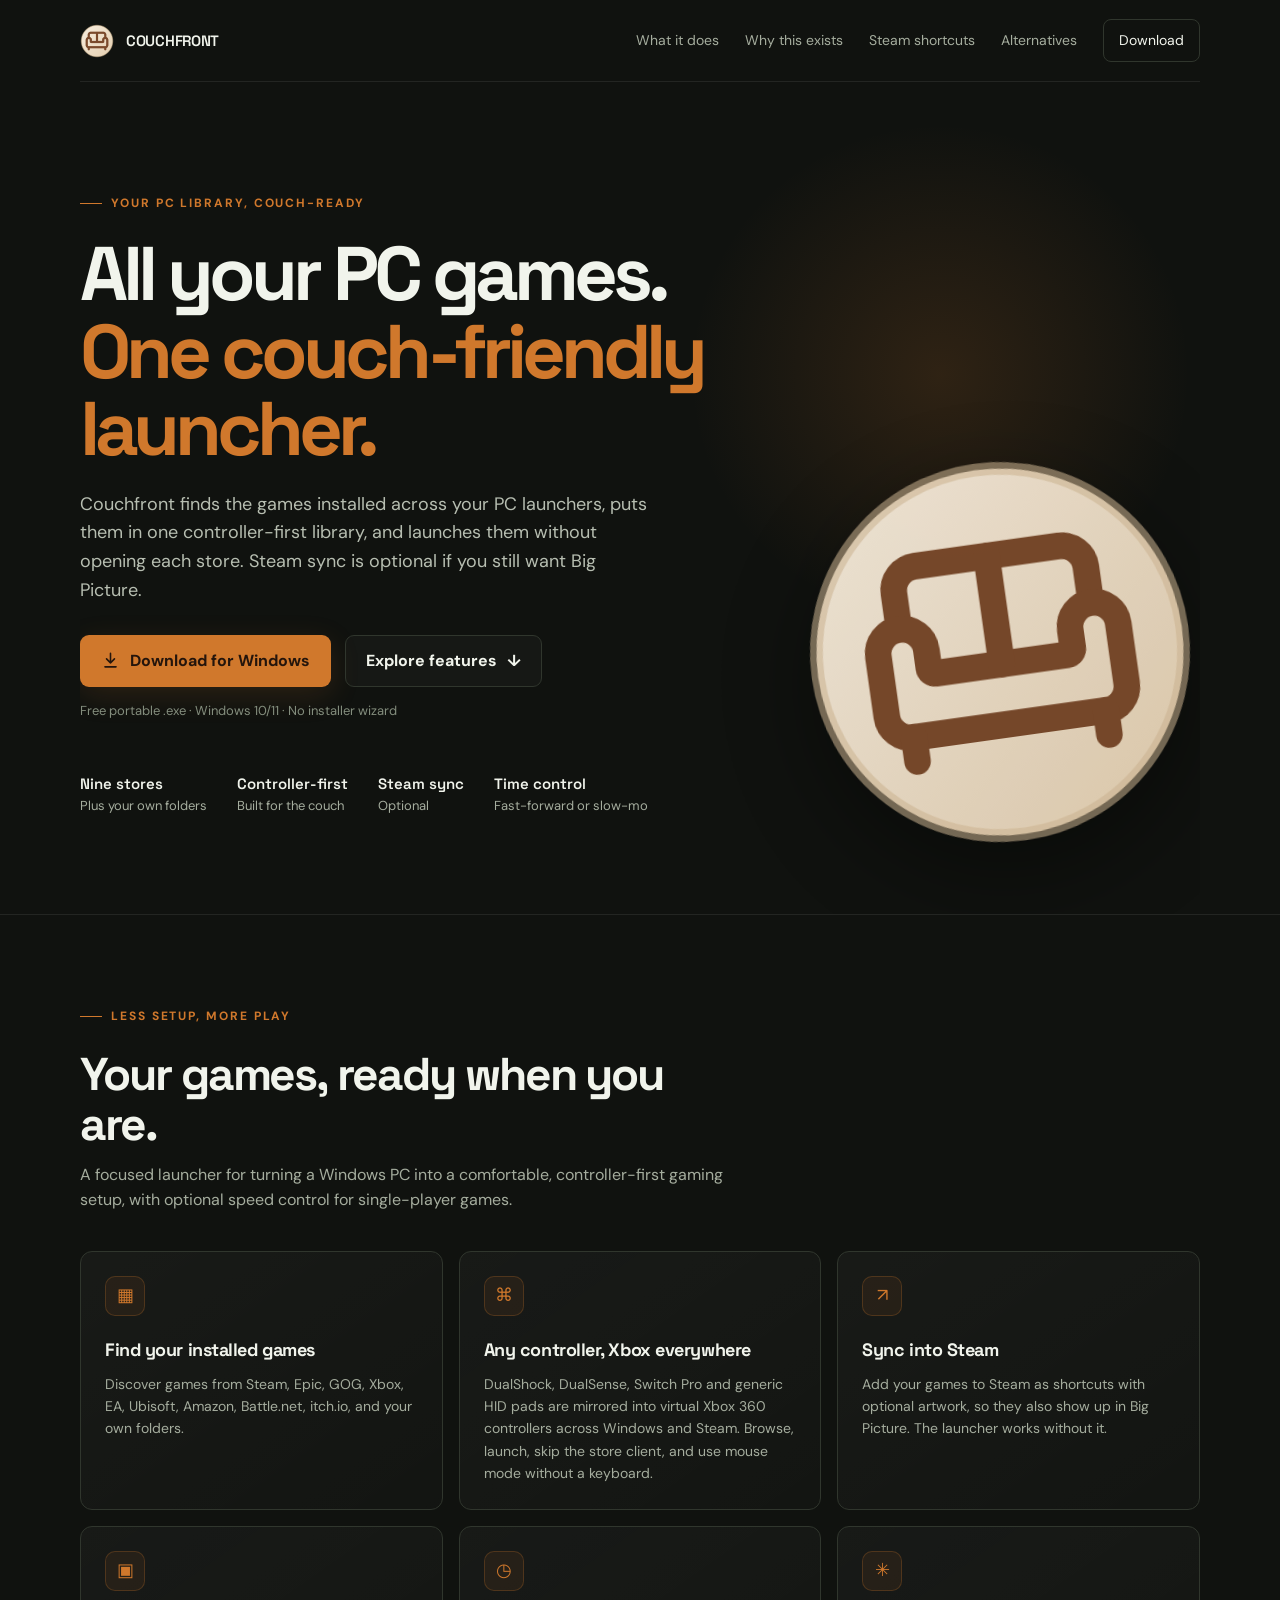
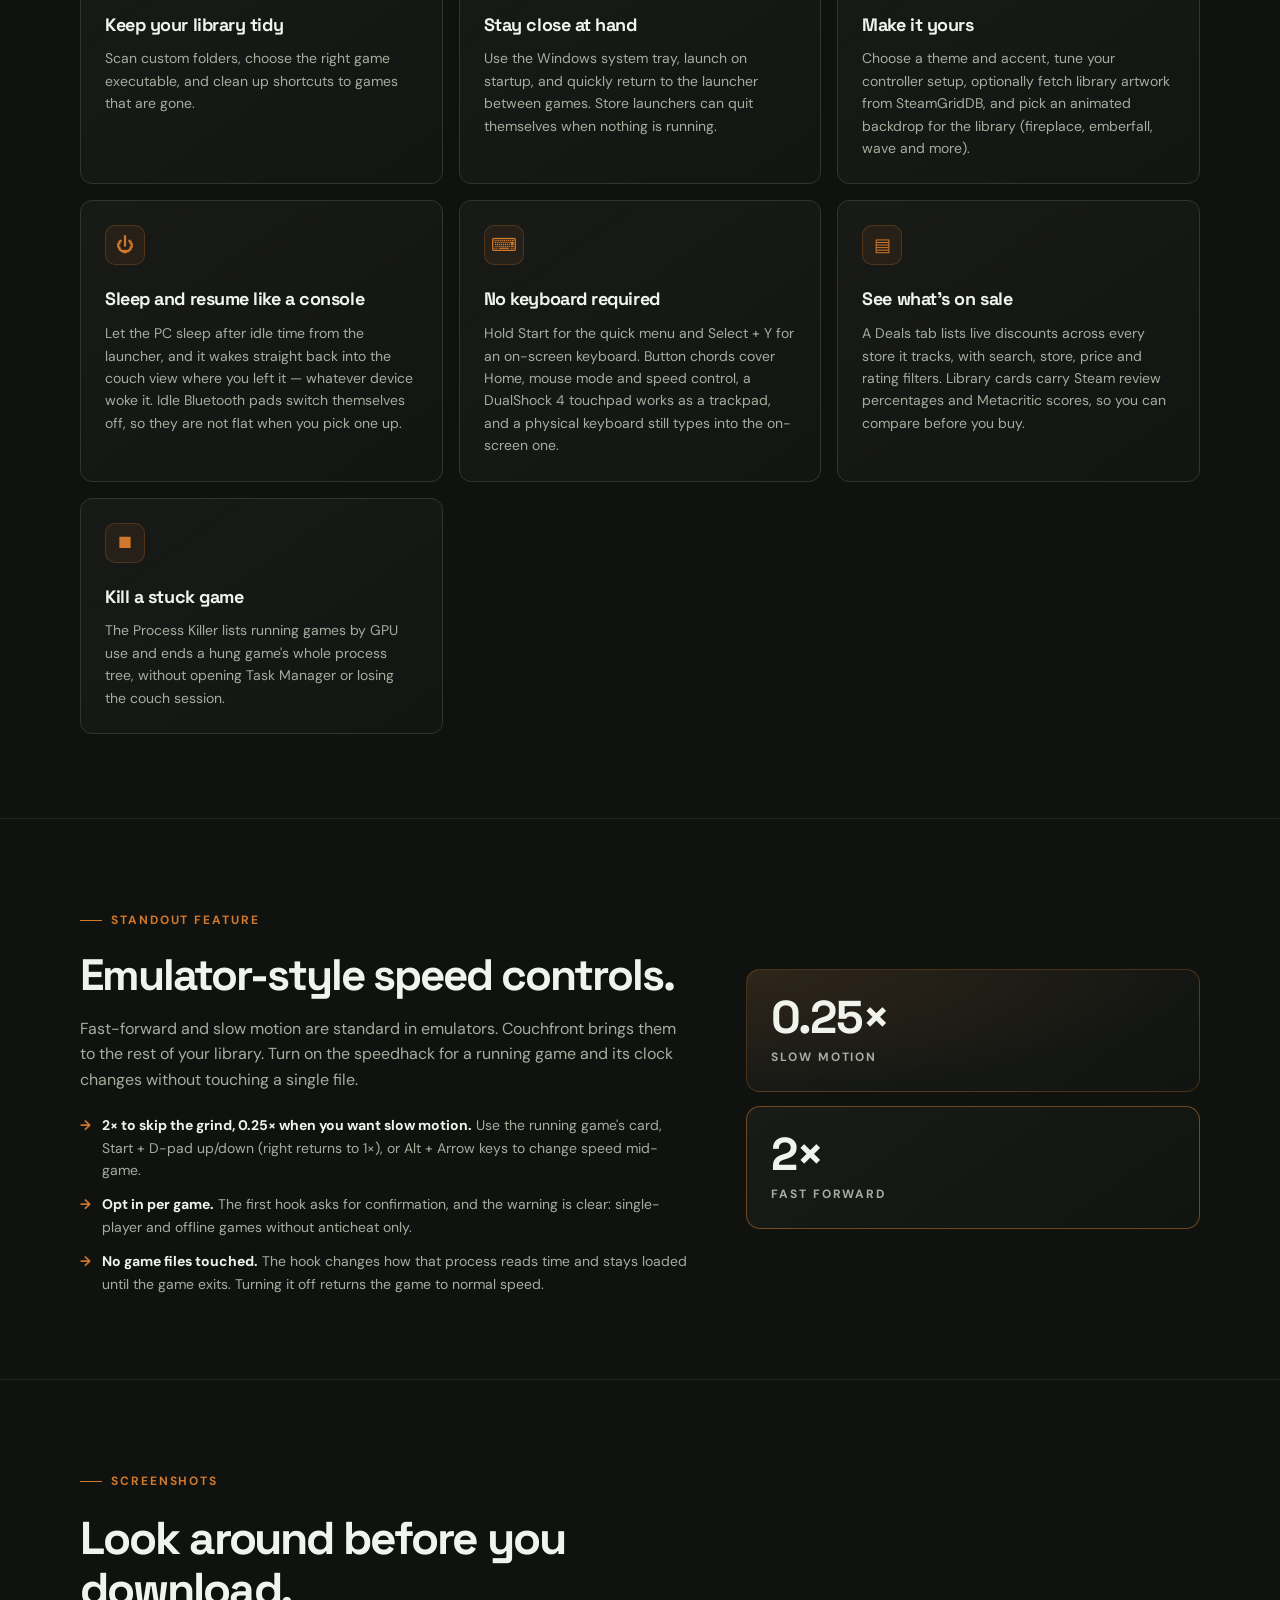
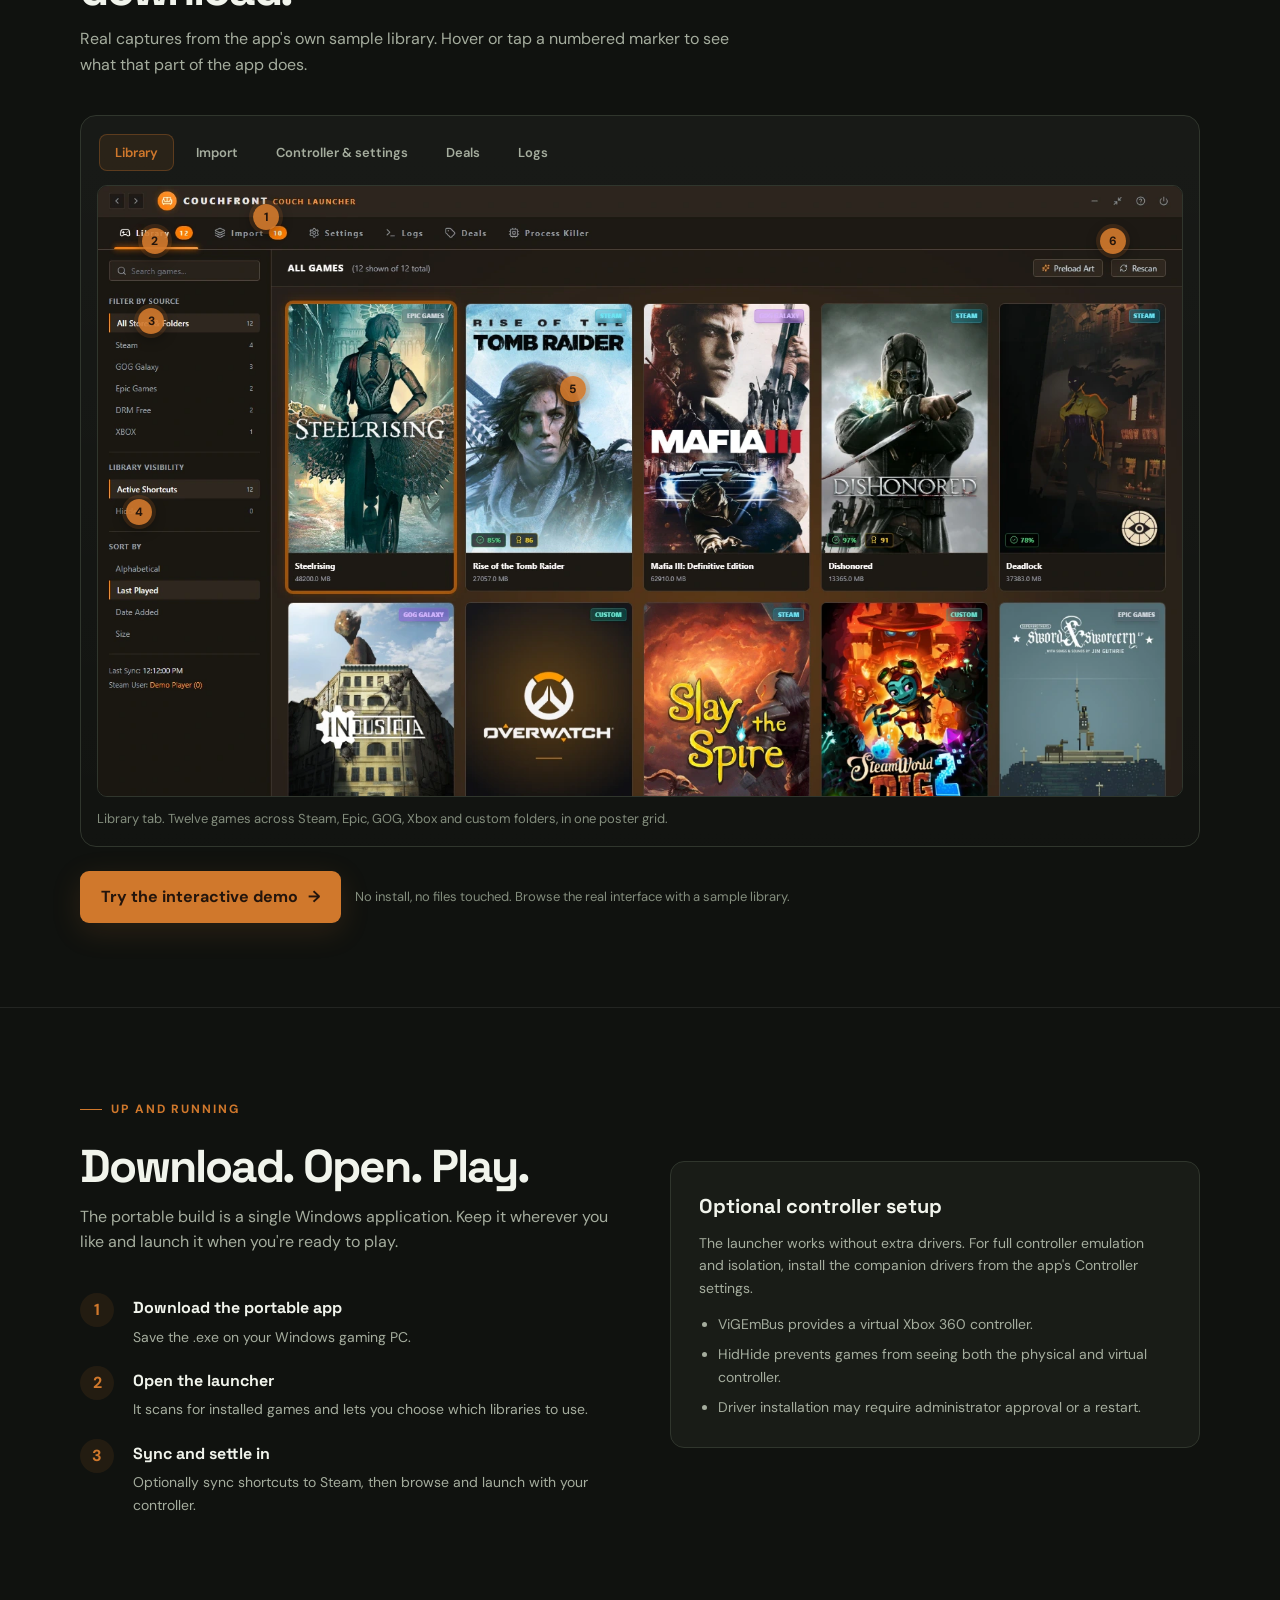
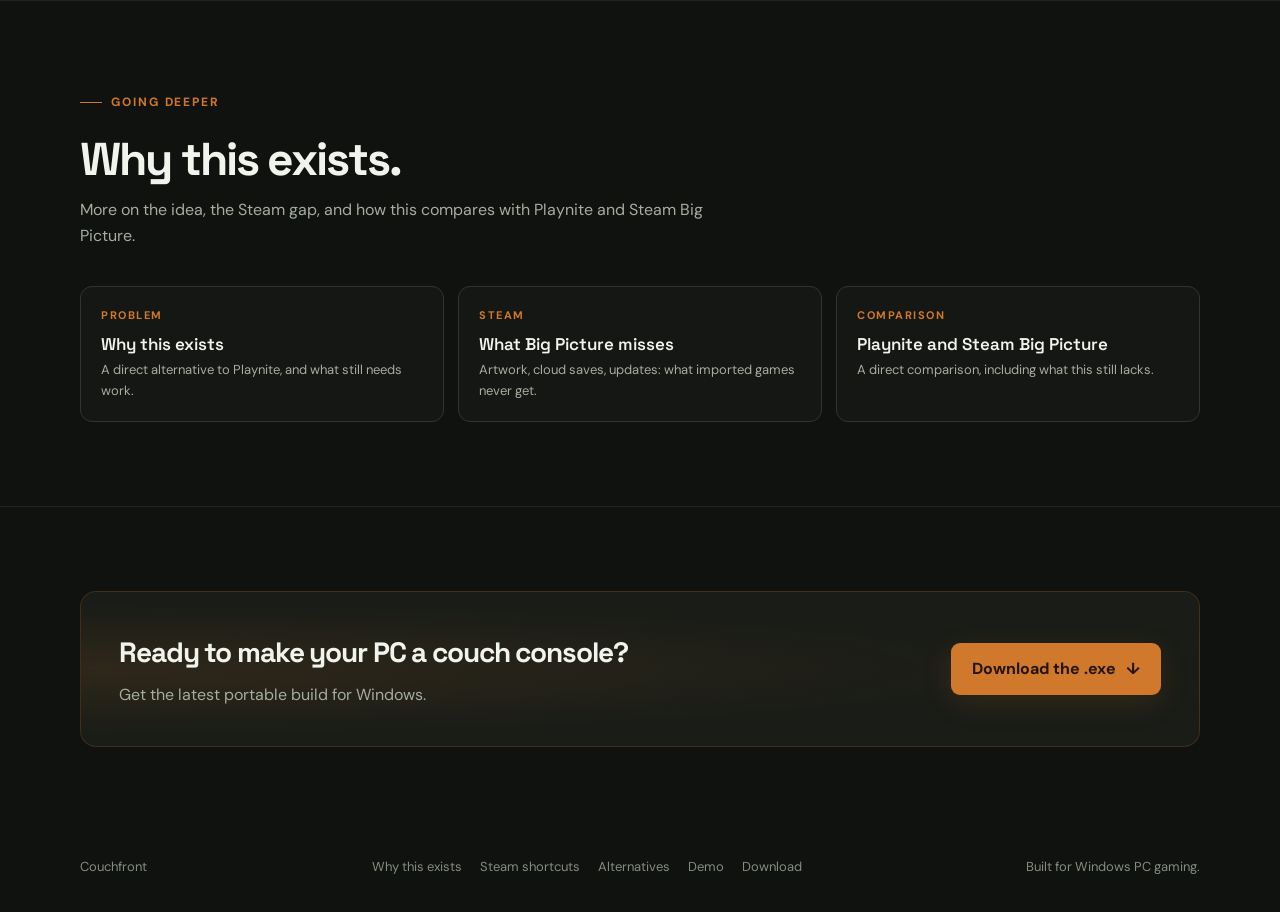
<file: index.html>
<!doctype html>
<html lang="en">
  <head>
    <meta charset="utf-8" />
    <meta name="viewport" content="width=device-width, initial-scale=1" />
    <meta name="theme-color" content="#10120f" />
    <meta name="description" content="Bring your PC game library to the couch. Discover installed games, browse with a controller, and optionally sync them to Steam." />
    <title>Couchfront | Your PC games, couch-ready</title>
    <link rel="canonical" href="https://kepatotorica.github.io/couchfront/" />
    <link rel="icon" type="image/png" href="./favicon.png?v=2" />
    <link rel="preconnect" href="https://fonts.googleapis.com" />
    <link rel="preconnect" href="https://fonts.gstatic.com" crossorigin />
    <link href="https://fonts.googleapis.com/css2?family=DM+Sans:wght@400;500;600;700&family=Space+Grotesk:wght@500;600;700&display=swap" rel="stylesheet" />
    <link rel="stylesheet" href="./styles.css" />
    <meta property="og:type" content="website" />
    <meta property="og:site_name" content="Couchfront" />
    <meta property="og:url" content="https://kepatotorica.github.io/couchfront/" />
    <meta property="og:title" content="Couchfront | Your PC games, couch-ready" />
    <meta property="og:description" content="Discover installed games, browse with a controller, and optionally sync them to Steam." />
    <meta name="twitter:card" content="summary" />
  </head>
  <body>
    <header class="shell">
      <a class="brand" href="#top"><img src="./favicon.png" alt="" />COUCHFRONT</a>
      <nav class="nav" aria-label="Main navigation"><a class="nav-secondary" href="#features">What it does</a><a href="why-one-launcher.html">Why this exists</a><a href="steam-big-picture.html">Steam shortcuts</a><a href="alternatives.html">Alternatives</a><a class="nav-cta" href="#download">Download</a></nav>
    </header>
    <main id="top">
      <div class="shell hero">
        <div class="eyebrow">Your PC library, couch-ready</div>
        <h1>All your PC games.<br /><span>One couch-friendly launcher.</span></h1>
        <p class="intro">Couchfront finds the games installed across your PC launchers, puts them in one controller-first library, and launches them without opening each store. Steam sync is optional if you still want Big Picture.</p>
        <div class="actions" id="download">
          <a class="button button-primary" href="./downloads/Couchfront-Portable.exe" download>
            <svg width="19" height="19" viewBox="0 0 24 24" fill="none" aria-hidden="true"><path d="M12 3v12m0 0 5-5m-5 5-5-5M5 20h14" stroke="currentColor" stroke-width="2" stroke-linecap="round" stroke-linejoin="round" /></svg>
            Download for Windows
          </a>
          <a class="button button-secondary" href="#features">Explore features <span aria-hidden="true">↓</span></a>
        </div>
        <p class="download-note">Free portable .exe · Windows 10/11 · No installer wizard</p>
        <div class="stats" aria-label="Highlights"><div><strong>Nine stores</strong>Plus your own folders</div><div><strong>Controller-first</strong>Built for the couch</div><div><strong>Steam sync</strong>Optional</div><div><strong>Time control</strong>Fast-forward or slow-mo</div></div>
        <div class="hero-art"><img src="./app-icon.svg" alt="Couchfront app icon" width="1024" height="1024" /></div>
      </div>
      <section id="features">
        <div class="shell">
          <div class="section-heading"><div class="eyebrow">Less setup, more play</div><h2>Your games, ready when you are.</h2><p>A focused launcher for turning a Windows PC into a comfortable, controller-first gaming setup, with optional speed control for single-player games.</p></div>
          <div class="features">
            <article class="feature"><div class="feature-icon" aria-hidden="true">▦</div><h3>Find your installed games</h3><p>Discover games from Steam, Epic, GOG, Xbox, EA, Ubisoft, Amazon, Battle.net, itch.io, and your own folders.</p></article>
            <article class="feature"><div class="feature-icon" aria-hidden="true">⌘</div><h3>Any controller, Xbox everywhere</h3><p>DualShock, DualSense, Switch Pro and generic HID pads are mirrored into virtual Xbox 360 controllers across Windows and Steam. Browse, launch, skip the store client, and use mouse mode without a keyboard.</p></article>
            <article class="feature"><div class="feature-icon" aria-hidden="true">↗</div><h3>Sync into Steam</h3><p>Add your games to Steam as shortcuts with optional artwork, so they also show up in Big Picture. The launcher works without it.</p></article>
            <article class="feature"><div class="feature-icon" aria-hidden="true">▣</div><h3>Keep your library tidy</h3><p>Scan custom folders, choose the right game executable, and clean up shortcuts to games that are gone.</p></article>
            <article class="feature"><div class="feature-icon" aria-hidden="true">◷</div><h3>Stay close at hand</h3><p>Use the Windows system tray, launch on startup, and quickly return to the launcher between games. Store launchers can quit themselves when nothing is running.</p></article>
            <article class="feature"><div class="feature-icon" aria-hidden="true">✳</div><h3>Make it yours</h3><p>Choose a theme and accent, tune your controller setup, optionally fetch library artwork from SteamGridDB, and pick an animated backdrop for the library (fireplace, emberfall, wave and more).</p></article>
            <article class="feature"><div class="feature-icon" aria-hidden="true">⏻</div><h3>Sleep and resume like a console</h3><p>Let the PC sleep after idle time from the launcher, and it wakes straight back into the couch view where you left it — whatever device woke it. Idle Bluetooth pads switch themselves off, so they are not flat when you pick one up.</p></article>
            <article class="feature"><div class="feature-icon" aria-hidden="true">⌨</div><h3>No keyboard required</h3><p>Hold Start for the quick menu and Select + Y for an on-screen keyboard. Button chords cover Home, mouse mode and speed control, a DualShock 4 touchpad works as a trackpad, and a physical keyboard still types into the on-screen one.</p></article>
            <article class="feature"><div class="feature-icon" aria-hidden="true">▤</div><h3>See what's on sale</h3><p>A Deals tab lists live discounts across every store it tracks, with search, store, price and rating filters. Library cards carry Steam review percentages and Metacritic scores, so you can compare before you buy.</p></article>
            <article class="feature"><div class="feature-icon" aria-hidden="true">⏹</div><h3>Kill a stuck game</h3><p>The Process Killer lists running games by GPU use and ends a hung game's whole process tree, without opening Task Manager or losing the couch session.</p></article>
          </div>
        </div>
      </section>
      <section id="speedhack">
        <div class="shell spotlight">
          <div>
            <div class="eyebrow">Standout feature</div>
            <h2>Emulator-style speed controls.</h2>
            <p class="spotlight-lead">Fast-forward and slow motion are standard in emulators. Couchfront brings them to the rest of your library. Turn on the speedhack for a running game and its clock changes without touching a single file.</p>
            <ul class="spotlight-list">
              <li><strong>2× to skip the grind, 0.25× when you want slow motion.</strong> Use the running game's card, Start + D-pad up/down (right returns to 1×), or Alt + Arrow keys to change speed mid-game.</li>
              <li><strong>Opt in per game.</strong> The first hook asks for confirmation, and the warning is clear: single-player and offline games without anticheat only.</li>
              <li><strong>No game files touched.</strong> The hook changes how that process reads time and stays loaded until the game exits. Turning it off returns the game to normal speed.</li>
            </ul>
          </div>
          <div class="speed-demo" aria-hidden="true">
            <div class="speed-mode speed-slow"><span>0.25×</span><small>Slow motion</small></div>
            <div class="speed-mode speed-fast"><span>2×</span><small>Fast forward</small></div>
          </div>
        </div>
      </section>
      <section id="tour">
        <div class="shell">
          <div class="section-heading"><div class="eyebrow">Screenshots</div><h2>Look around before you download.</h2><p>Real captures from the app's own sample library. Hover or tap a numbered marker to see what that part of the app does.</p></div>
          <div class="tour">
            <div class="tour-tabs" role="tablist" aria-label="App screenshots">
              <button class="tour-tab" id="tour-tab-library" role="tab" aria-selected="true" aria-controls="tour-panel-library">Library</button>
              <button class="tour-tab" id="tour-tab-import" role="tab" aria-selected="false" aria-controls="tour-panel-import" tabindex="-1">Import</button>
              <button class="tour-tab" id="tour-tab-settings" role="tab" aria-selected="false" aria-controls="tour-panel-settings" tabindex="-1">Controller &amp; settings</button>
              <button class="tour-tab" id="tour-tab-deals" role="tab" aria-selected="false" aria-controls="tour-panel-deals" tabindex="-1">Deals</button>
              <button class="tour-tab" id="tour-tab-logs" role="tab" aria-selected="false" aria-controls="tour-panel-logs" tabindex="-1">Logs</button>
            </div>
            <div class="tour-panels">
              <figure class="tour-panel" id="tour-panel-library" role="tabpanel" aria-labelledby="tour-tab-library">
                <div class="tour-shot">
                  <img src="./screenshots/library.webp" width="1600" height="900" alt="The launcher's library tab: a wall of game artwork with store filters down the left, sorted by last played, each Steam game showing its review and Metacritic scores." loading="lazy" />
                  <button class="hotspot tip-right" style="--x:15.6%;--y:5.1%" aria-describedby="tip-lib-nav" aria-expanded="false"><span class="hotspot-dot">1</span><span class="tip" id="tip-lib-nav" role="tooltip"><strong>One launcher, five tabs</strong>Library, Import, Settings, Logs and Process Killer. Everything the app does is one press away.</span></button>
                  <button class="hotspot tip-right" style="--x:5.3%;--y:9%" aria-describedby="tip-lib-search" aria-expanded="false"><span class="hotspot-dot">2</span><span class="tip" id="tip-lib-search" role="tooltip"><strong>Search everything at once</strong>Type a few letters and it filters across every store together, so you never have to remember which client a game came from.</span></button>
                  <button class="hotspot tip-right" style="--x:5%;--y:22.2%" aria-describedby="tip-lib-filters" aria-expanded="false"><span class="hotspot-dot">3</span><span class="tip" id="tip-lib-filters" role="tooltip"><strong>Filter by source</strong>Steam, Epic, GOG, Xbox, Ubisoft, Amazon, Battle.net and your own DRM-free folders, with live counts.</span></button>
                  <button class="hotspot tip-right" style="--x:3.9%;--y:53.3%" aria-describedby="tip-lib-sort" aria-expanded="false"><span class="hotspot-dot">4</span><span class="tip" id="tip-lib-sort" role="tooltip"><strong>Sort the way you play</strong>Alphabetical, last played, date added, or install size. The grid reorders instantly.</span></button>
                  <button class="hotspot" style="--x:43.8%;--y:33.3%" aria-describedby="tip-lib-grid" aria-expanded="false"><span class="hotspot-dot">5</span><span class="tip" id="tip-lib-grid" role="tooltip"><strong>Steam-style poster wall</strong>Every game gets a 2:3 capsule from SteamGridDB, so the library looks like Big Picture instead of a file list. Steam games show their review percentage and Metacritic score on the card.</span></button>
                  <button class="hotspot tip-left" style="--x:93.6%;--y:9%" aria-describedby="tip-lib-art" aria-expanded="false"><span class="hotspot-dot">6</span><span class="tip" id="tip-lib-art" role="tooltip"><strong>Artwork on demand</strong>Preload Art fetches capsules for the whole library; Rescan re-checks which games are still installed.</span></button>
                </div>
                <figcaption>Library tab. Twelve games across Steam, Epic, GOG, Xbox and custom folders, in one poster grid.</figcaption>
              </figure>
              <figure class="tour-panel" id="tour-panel-import" role="tabpanel" aria-labelledby="tour-tab-import" hidden>
                <div class="tour-shot">
                  <img src="./screenshots/import.webp" width="1600" height="900" alt="The import tab: store platform toggles with detected game counts, and a list of custom game folders with executable heuristics." loading="lazy" />
                  <button class="hotspot tip-right" style="--x:13.1%;--y:17.8%" aria-describedby="tip-imp-stores" aria-expanded="false"><span class="hotspot-dot">1</span><span class="tip" id="tip-imp-stores" role="tooltip"><strong>Nine store scanners</strong>Steam, Epic, GOG, Ubisoft, Amazon, Xbox, Battle.net and more. Each has its own toggle and shows how many games it found.</span></button>
                  <button class="hotspot" style="--x:39.6%;--y:44.8%" aria-describedby="tip-imp-add" aria-expanded="false"><span class="hotspot-dot">2</span><span class="tip" id="tip-imp-add" role="tooltip"><strong>Point it at a folder</strong>Add any drive or directory: repacks, DRM-free installs, emulator collections. It scans for games.</span></button>
                  <button class="hotspot tip-right" style="--x:21.4%;--y:51.4%" aria-describedby="tip-imp-folder" aria-expanded="false"><span class="hotspot-dot">3</span><span class="tip" id="tip-imp-folder" role="tooltip"><strong>Folder nicknames</strong>Give a folder a name and a source tag, so <code>D:\Games</code> shows up as DRM Free in the library alongside your store games.</span></button>
                  <button class="hotspot tip-right" style="--x:10.7%;--y:53%" aria-describedby="tip-imp-heuristic" aria-expanded="false"><span class="hotspot-dot">4</span><span class="tip" id="tip-imp-heuristic" role="tooltip"><strong>Finds the real game .exe</strong>The largest-executable heuristic ignores installers, redistributables and crash handlers, so the shortcut launches the game, not a setup wizard.</span></button>
                </div>
                <figcaption>Import tab. Stores and folders, with per-source detection counts you can toggle individually.</figcaption>
              </figure>
              <figure class="tour-panel" id="tour-panel-settings" role="tabpanel" aria-labelledby="tour-tab-settings" hidden>
                <div class="tour-shot">
                  <img src="./screenshots/settings.webp" width="1600" height="900" alt="Controller settings: toggles for guide-button focus, exclusive fullscreen, Xbox 360 controller emulation, HidHide, mouse mode, and Windows startup." loading="lazy" />
                  <button class="hotspot" style="--x:43.8%;--y:29.4%" aria-describedby="tip-set-home" aria-expanded="false"><span class="hotspot-dot">1</span><span class="tip" id="tip-set-home" role="tooltip"><strong>Home button brings it forward</strong>Press Guide, PS or Switch Home, or Start+A together, and the launcher jumps in front of whatever is running.</span></button>
                  <button class="hotspot" style="--x:43.8%;--y:34.8%" aria-describedby="tip-set-fullscreen" aria-expanded="false"><span class="hotspot-dot">2</span><span class="tip" id="tip-set-fullscreen" role="tooltip"><strong>Exclusive fullscreen</strong>With a controller connected, keeps the launcher pinned above Steam Big Picture and store clients, so nothing covers it until you launch a game.</span></button>
                  <button class="hotspot" style="--x:43.8%;--y:40.2%" aria-describedby="tip-set-pads" aria-expanded="false"><span class="hotspot-dot">3</span><span class="tip" id="tip-set-pads" role="tooltip"><strong>Any pad becomes an Xbox 360 pad</strong>DualShock, DualSense, Switch Pro and generic HID controllers are mirrored into virtual Xbox 360 pads system-wide, so Windows, Steam and games all see a controller they already understand.</span></button>
                  <button class="hotspot tip-left" style="--x:75%;--y:47%" aria-describedby="tip-set-hidhide" aria-expanded="false"><span class="hotspot-dot">4</span><span class="tip" id="tip-set-hidhide" role="tooltip"><strong>Double controllers, solved</strong>HidHide hides the physical pad while the virtual one is active. Install it from here and the status line tells you whether it's detected.</span></button>
                  <button class="hotspot" style="--x:56.4%;--y:73.1%" aria-describedby="tip-set-mouse" aria-expanded="false"><span class="hotspot-dot">5</span><span class="tip" id="tip-set-mouse" role="tooltip"><strong>Mouse mode</strong>Left stick moves the cursor, right stick scrolls, A and B click. Select+B toggles it from the pad, so a mouse-only launcher never blocks you.</span></button>
                </div>
                <figcaption>Controller settings. Emulation, the driver, idle behaviour, and mouse mode for the parts of Windows that still need a cursor.</figcaption>
              </figure>
              <figure class="tour-panel" id="tour-panel-deals" role="tabpanel" aria-labelledby="tour-tab-deals" hidden>
                <div class="tour-shot">
                  <img src="./screenshots/deals.webp" width="1600" height="900" alt="The deals tab: a grid of discounted games with landscape cover art, discount badges, store names, Steam review and Metacritic scores, and prices, above a row of search, store, sort, price and rating filters." loading="lazy" />
                  <button class="hotspot" style="--x:50%;--y:19.4%" aria-describedby="tip-deal-filters" aria-expanded="false"><span class="hotspot-dot">1</span><span class="tip" id="tip-deal-filters" role="tooltip"><strong>Filter the whole sale</strong>Search a title, pick a store, sort by discount, price or rating, cap the price, and require a minimum Steam rating. Clear puts it all back.</span></button>
                  <button class="hotspot" style="--x:19%;--y:45%" aria-describedby="tip-deal-card" aria-expanded="false"><span class="hotspot-dot">2</span><span class="tip" id="tip-deal-card" role="tooltip"><strong>One card per price</strong>Landscape art, the discount, the store that has that price and the two score pills — the same ratings the library uses. Clicking opens the store page.</span></button>
                  <button class="hotspot tip-left" style="--x:85%;--y:93%" aria-describedby="tip-deal-pages" aria-expanded="false"><span class="hotspot-dot">3</span><span class="tip" id="tip-deal-pages" role="tooltip"><strong>Keep scrolling</strong>The next page loads itself at the bottom of the grid, so the pad never has to find a Load more button.</span></button>
                </div>
                <figcaption>Deals tab. Live prices from every store, the deepest discount per title, and the same review and Metacritic scores as the library.</figcaption>
              </figure>
              <figure class="tour-panel" id="tour-panel-logs" role="tabpanel" aria-labelledby="tour-tab-logs" hidden>
                <div class="tour-shot">
                  <img src="./screenshots/logs.webp" width="1600" height="900" alt="The logs tab: a timestamped event log listing the boot, a Steam scan, a SteamGridDB artwork pass and the shortcuts.vdf write, with Copy and Clear buttons." loading="lazy" />
                  <button class="hotspot tip-right" style="--x:32%;--y:24%" aria-describedby="tip-log-trace" aria-expanded="false"><span class="hotspot-dot">1</span><span class="tip" id="tip-log-trace" role="tooltip"><strong>Every step, timestamped</strong>The scan, the artwork pass and the Steam shortcut write are logged as they happen, so a sync that skipped a game says exactly where it stopped.</span></button>
                  <button class="hotspot tip-left" style="--x:95%;--y:14.6%" aria-describedby="tip-log-actions" aria-expanded="false"><span class="hotspot-dot">2</span><span class="tip" id="tip-log-actions" role="tooltip"><strong>Copy or clear</strong>Copy the whole log into a bug report, or clear it before a fresh run.</span></button>
                </div>
                <figcaption>Logs tab. A sync in progress, written as it happens, so nothing about a launch or a Steam write is guesswork.</figcaption>
              </figure>
            </div>
          </div>
          <p class="tour-cta"><a class="button button-primary" href="./demo/index.html">Try the interactive demo <span aria-hidden="true">→</span></a><span>No install, no files touched. Browse the real interface with a sample library.</span></p>
        </div>
      </section>
      <section id="setup">
        <div class="shell how">
          <div>
            <div class="section-heading"><div class="eyebrow">Up and running</div><h2>Download. Open. Play.</h2><p>The portable build is a single Windows application. Keep it wherever you like and launch it when you're ready to play.</p></div>
            <div class="steps">
              <div class="step"><div class="step-num">1</div><div><h3>Download the portable app</h3><p>Save the .exe on your Windows gaming PC.</p></div></div>
              <div class="step"><div class="step-num">2</div><div><h3>Open the launcher</h3><p>It scans for installed games and lets you choose which libraries to use.</p></div></div>
              <div class="step"><div class="step-num">3</div><div><h3>Sync and settle in</h3><p>Optionally sync shortcuts to Steam, then browse and launch with your controller.</p></div></div>
            </div>
          </div>
          <aside class="note-card"><h3>Optional controller setup</h3><p>The launcher works without extra drivers. For full controller emulation and isolation, install the companion drivers from the app's Controller settings.</p><ul><li>ViGEmBus provides a virtual Xbox 360 controller.</li><li>HidHide prevents games from seeing both the physical and virtual controller.</li><li>Driver installation may require administrator approval or a restart.</li></ul></aside>
        </div>
      </section>
      <section id="guides">
        <div class="shell">
          <div class="section-heading"><div class="eyebrow">Going deeper</div><h2>Why this exists.</h2><p>More on the idea, the Steam gap, and how this compares with Playnite and Steam Big Picture.</p></div>
          <div class="next-pages">
            <a class="next-page" href="why-one-launcher.html"><span>Problem</span><strong>Why this exists</strong><p>A direct alternative to Playnite, and what still needs work.</p></a>
            <a class="next-page" href="steam-big-picture.html"><span>Steam</span><strong>What Big Picture misses</strong><p>Artwork, cloud saves, updates: what imported games never get.</p></a>
            <a class="next-page" href="alternatives.html"><span>Comparison</span><strong>Playnite and Steam Big Picture</strong><p>A direct comparison, including what this still lacks.</p></a>
          </div>
        </div>
      </section>
      <section>
        <div class="shell bottom-cta"><div><h2>Ready to make your PC a couch console?</h2><p>Get the latest portable build for Windows.</p></div><a class="button button-primary" href="./downloads/Couchfront-Portable.exe" download>Download the .exe <span aria-hidden="true">↓</span></a></div>
      </section>
    </main>
    <footer><div class="shell"><span>Couchfront</span><nav class="footer-nav" aria-label="Footer"><a href="why-one-launcher.html">Why this exists</a><a href="steam-big-picture.html">Steam shortcuts</a><a href="alternatives.html">Alternatives</a><a href="demo/">Demo</a><a href="#download">Download</a></nav><span>Built for Windows PC gaming.</span></div>    </footer>
    <script>
      (function () {
        var tabs = Array.prototype.slice.call(document.querySelectorAll(".tour-tab"));

        function select(tab) {
          tabs.forEach(function (t) {
            var on = t === tab;
            t.setAttribute("aria-selected", on ? "true" : "false");
            t.tabIndex = on ? 0 : -1;
            document.getElementById(t.getAttribute("aria-controls")).hidden = !on;
          });
        }

        tabs.forEach(function (tab, i) {
          tab.addEventListener("click", function () { select(tab); });
          tab.addEventListener("keydown", function (e) {
            if (e.key !== "ArrowRight" && e.key !== "ArrowLeft") return;
            e.preventDefault();
            var step = e.key === "ArrowRight" ? 1 : tabs.length - 1;
            var next = tabs[(i + step) % tabs.length];
            next.focus();
            select(next);
          });
        });

        function closeTips() {
          Array.prototype.forEach.call(document.querySelectorAll('.hotspot[aria-expanded="true"]'), function (h) {
            h.setAttribute("aria-expanded", "false");
          });
        }

        Array.prototype.forEach.call(document.querySelectorAll(".hotspot"), function (h) {
          h.addEventListener("click", function (e) {
            e.stopPropagation();
            var open = h.getAttribute("aria-expanded") === "true";
            closeTips();
            h.setAttribute("aria-expanded", open ? "false" : "true");
          });
        });

        document.addEventListener("click", function (e) {
          if (e.target.closest && e.target.closest(".hotspot")) return;
          closeTips();
        });

        document.addEventListener("keydown", function (e) {
          if (e.key === "Escape") closeTips();
        });
      })();
    </script>
  </body>
</html>
</file>
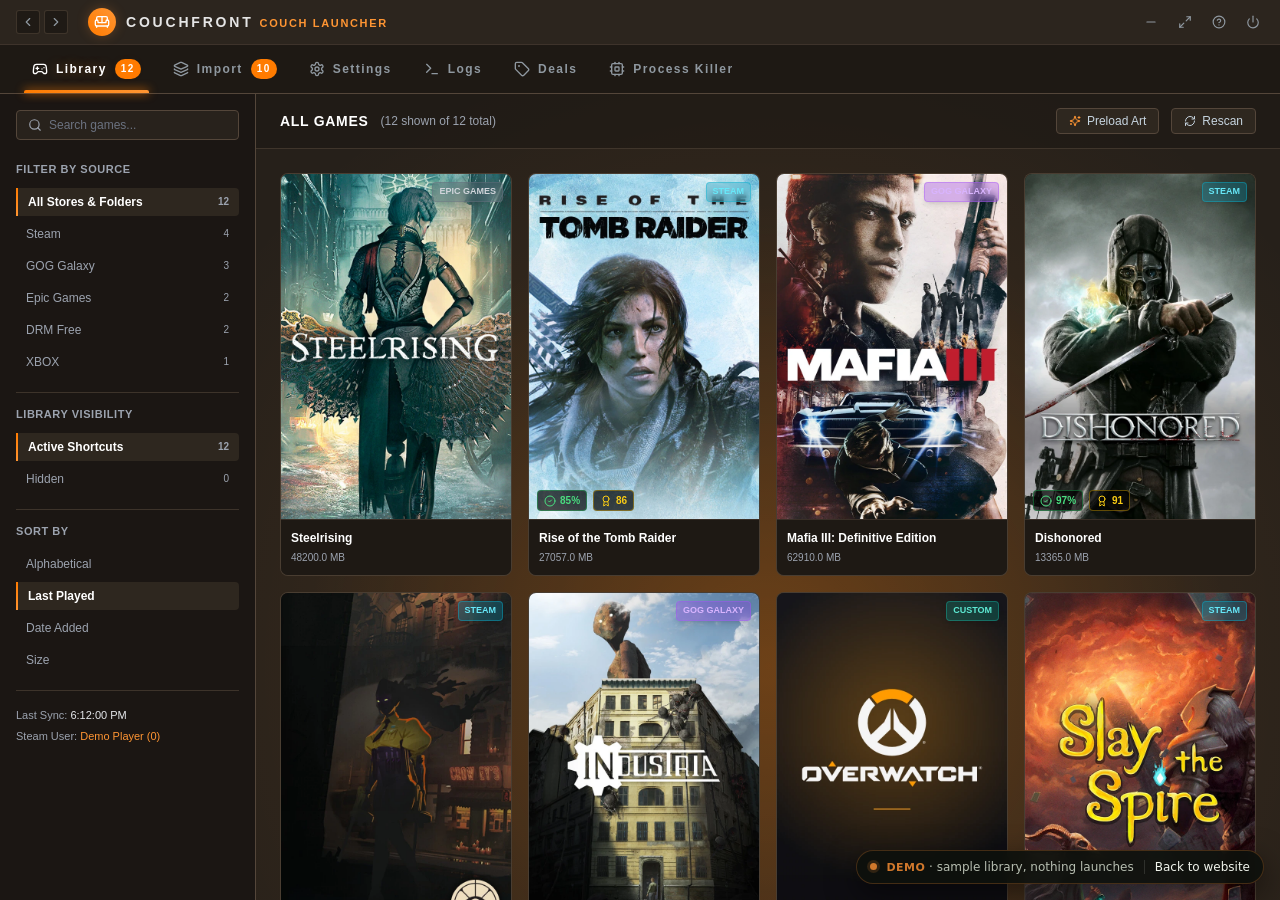
<file: demo/index.html>
<!doctype html>
<html lang="en">
  <head>
    <meta charset="UTF-8" />
    <meta name="viewport" content="width=device-width, initial-scale=1.0" />
    <meta name="robots" content="noindex" />
    <meta
      name="description"
      content="Interactive browser demo of Couchfront. Browse a sample library, filter by store, open game menus and settings — nothing launches and no files are touched."
    />
    <title>Interactive demo — Couchfront</title>
    <link rel="icon" type="image/png" href="./favicon.png?v=2" />
    <script defer src="./assets/index-DtBI1K1o.js"></script>
    <link rel="stylesheet" href="./assets/style-DnnHhJZP.css">
  </head>
  <body>
    <div id="root"></div>
  </body>
</html>
</file>
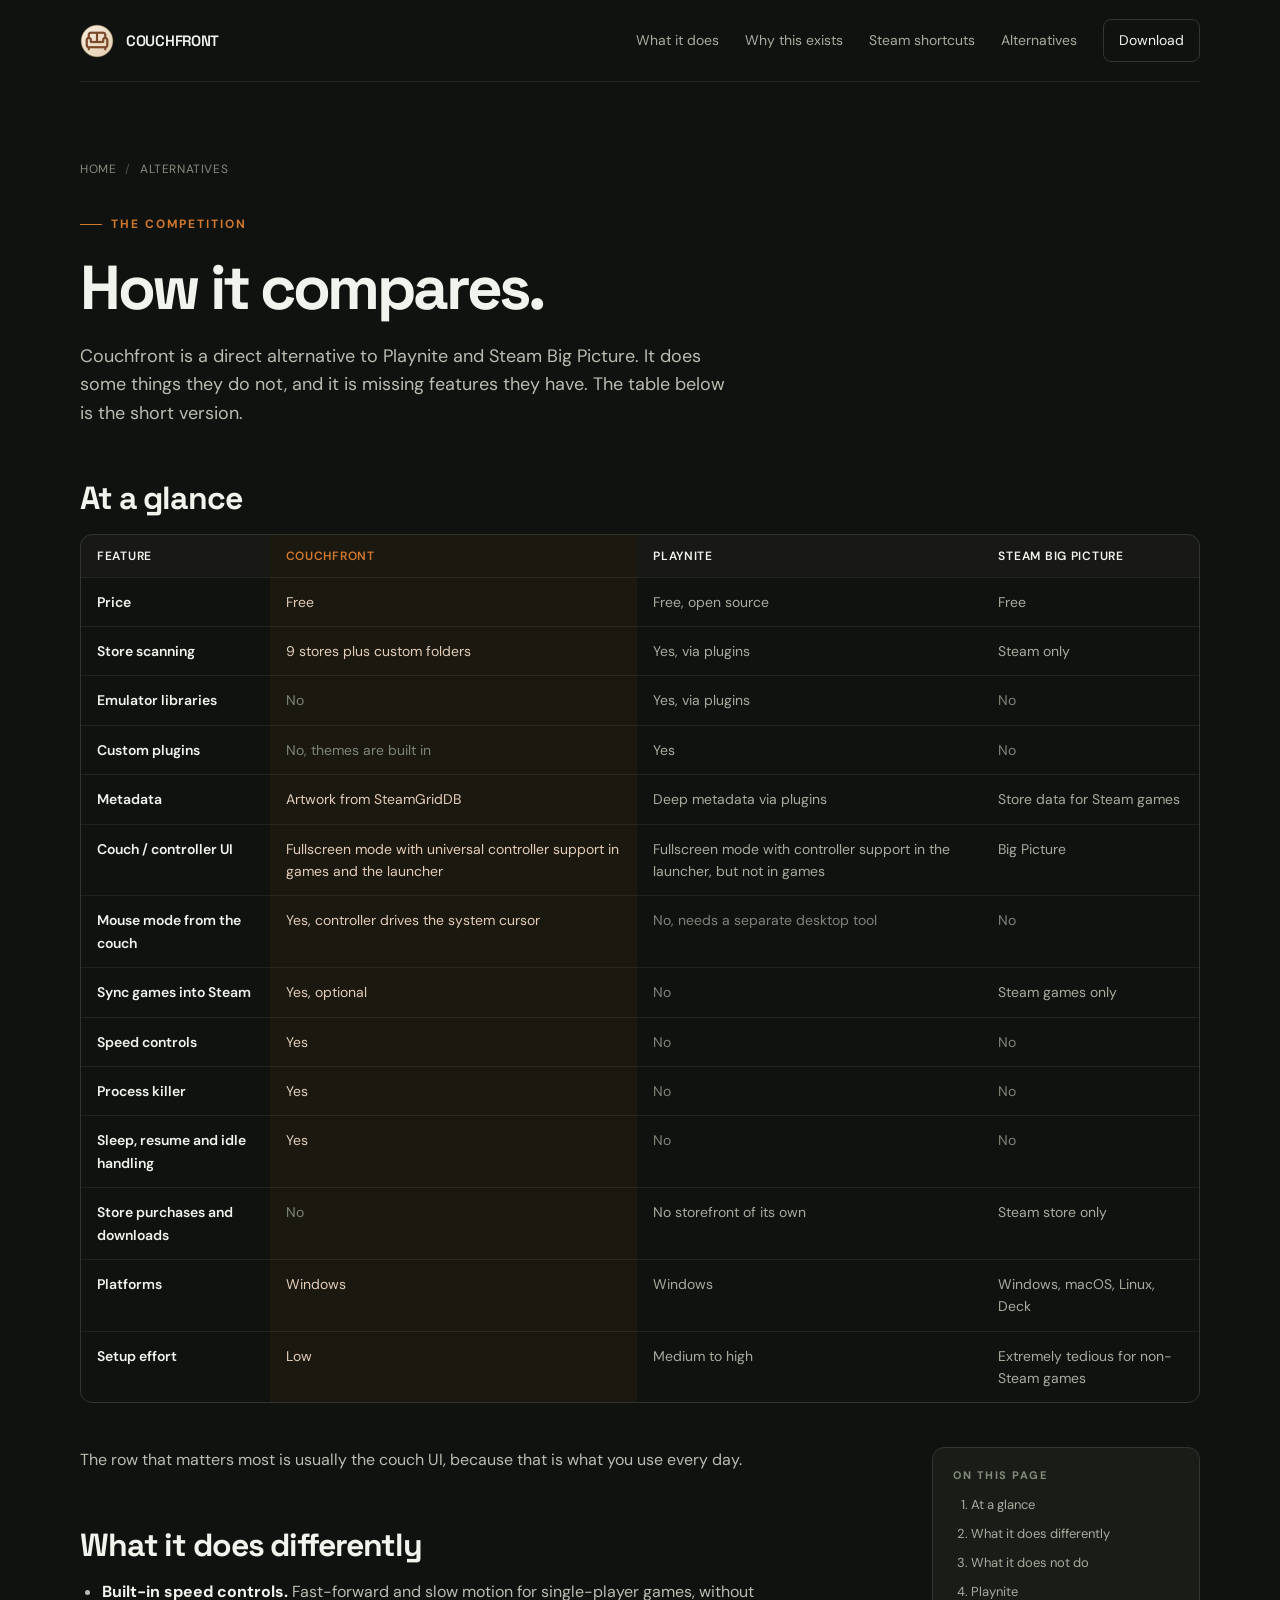
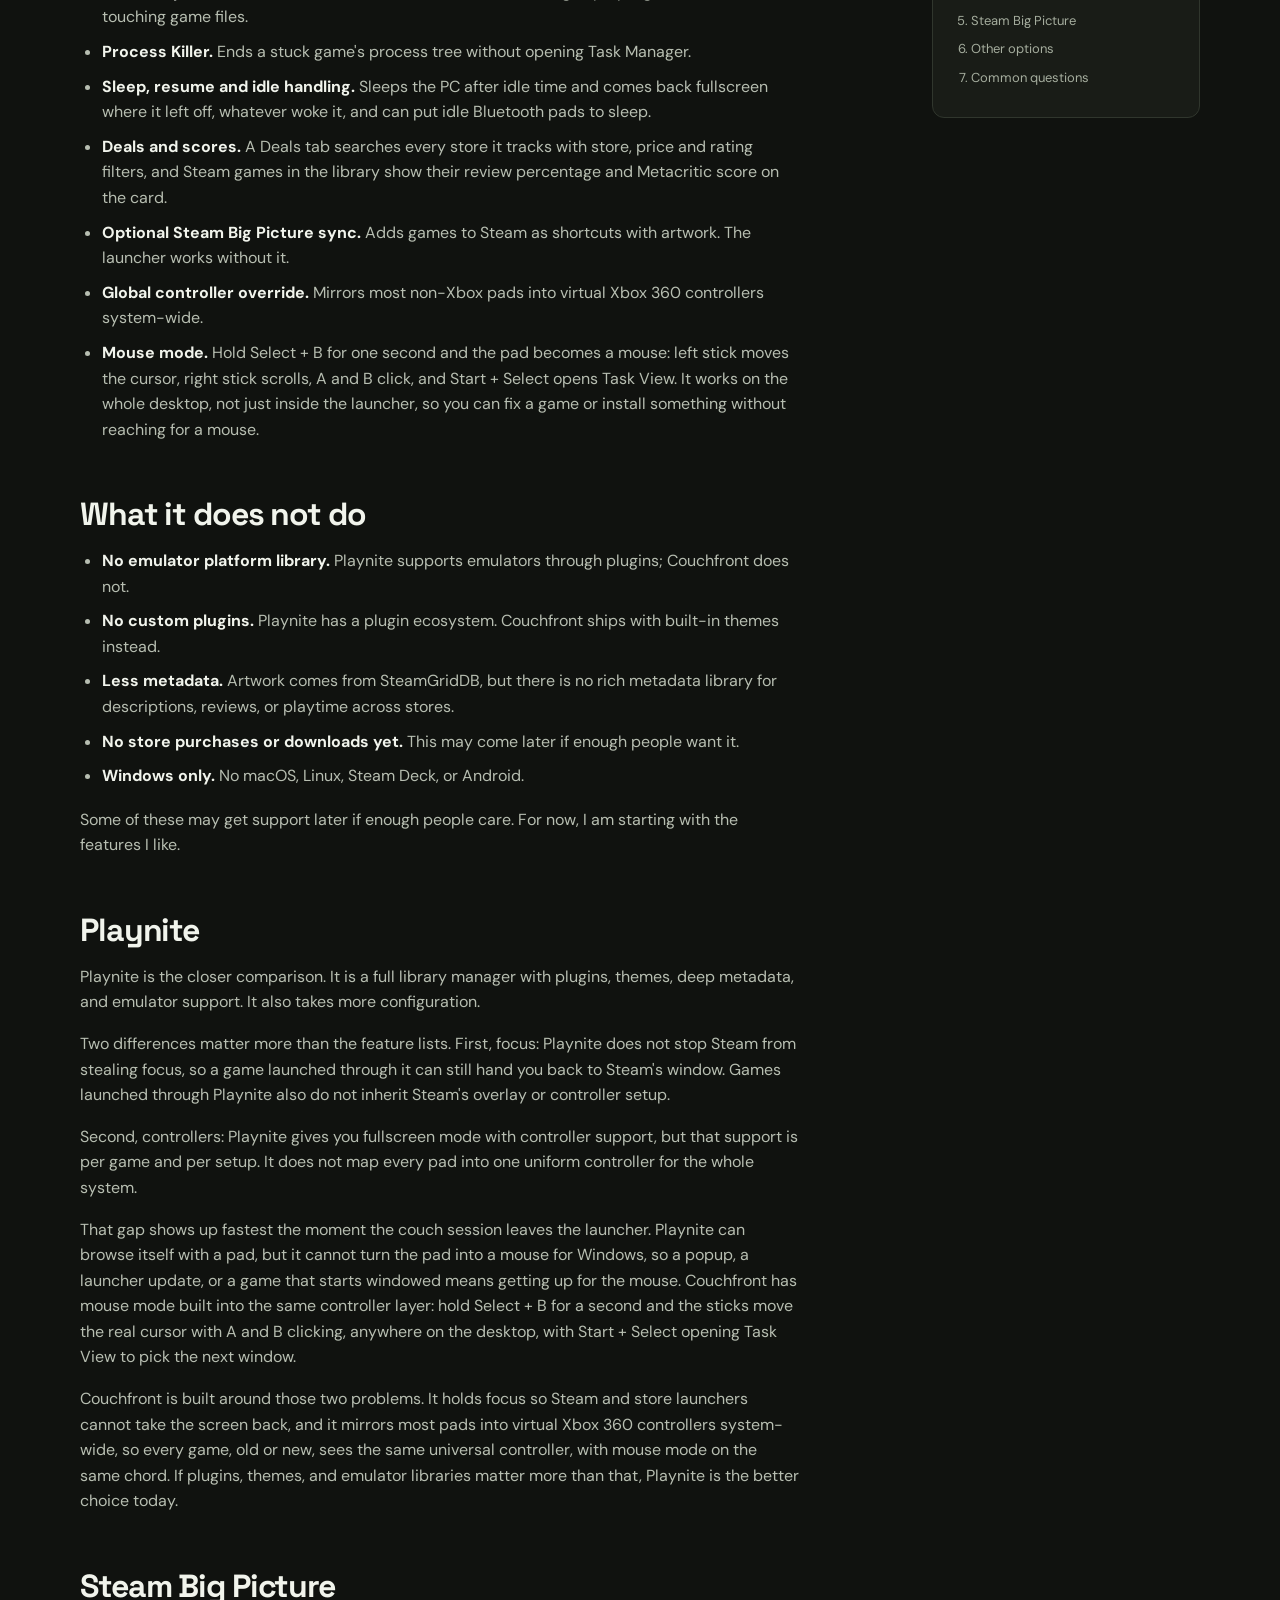
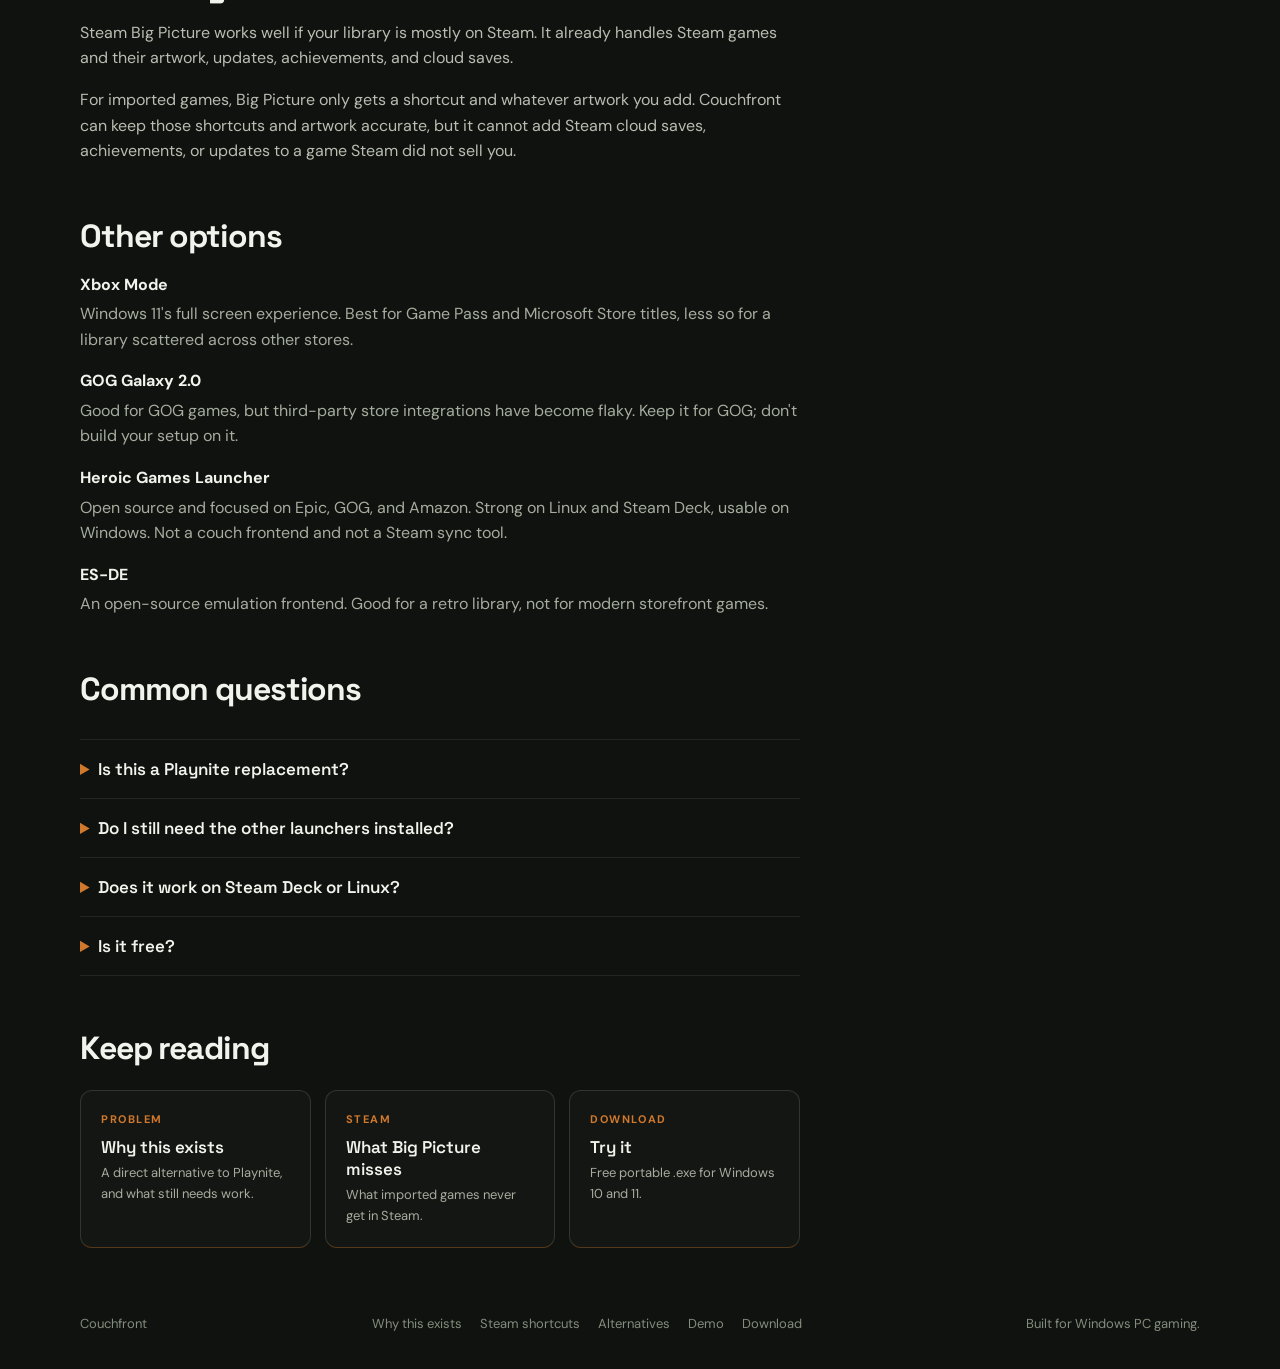
<file: alternatives.html>
<!doctype html>
<html lang="en">
  <head>
    <meta charset="utf-8" />
    <meta name="viewport" content="width=device-width, initial-scale=1" />
    <meta name="theme-color" content="#10120f" />
    <meta name="description" content="Couchfront compared with Playnite and Steam Big Picture, including what it does and what it still lacks." />
    <title>Couchfront vs Playnite vs Steam Big Picture</title>
    <link rel="canonical" href="https://kepatotorica.github.io/couchfront/alternatives.html" />
    <link rel="icon" type="image/png" href="./favicon.png?v=2" />
    <link rel="preconnect" href="https://fonts.googleapis.com" />
    <link rel="preconnect" href="https://fonts.gstatic.com" crossorigin />
    <link href="https://fonts.googleapis.com/css2?family=DM+Sans:wght@400;500;600;700&family=Space+Grotesk:wght@500;600;700&display=swap" rel="stylesheet" />
    <link rel="stylesheet" href="./styles.css" />
    <meta property="og:type" content="article" />
    <meta property="og:site_name" content="Couchfront" />
    <meta property="og:url" content="https://kepatotorica.github.io/couchfront/alternatives.html" />
    <meta property="og:title" content="Couchfront vs Playnite vs Steam Big Picture" />
    <meta property="og:description" content="What Couchfront does, what it does not do yet, and how it compares with Playnite and Steam Big Picture." />
    <meta name="twitter:card" content="summary" />
    <script type="application/ld+json">
      {
        "@context": "https://schema.org",
        "@type": "FAQPage",
        "mainEntity": [
          {
            "@type": "Question",
            "name": "Is this a Playnite replacement?",
            "acceptedAnswer": {
              "@type": "Answer",
              "text": "Yes. It is a direct alternative to Playnite. It does less today, but it has built-in speed controls, a process killer, a store deals browser, sleep/resume handling, focus guarding, universal controller support, and optional Steam sync. If you need custom plugins, deep metadata, or emulator management, Playnite does more."
            }
          },
          {
            "@type": "Question",
            "name": "Do I still need the other launchers installed?",
            "acceptedAnswer": {
              "@type": "Answer",
              "text": "Yes. Games need their store's client for DRM, updates, and cloud saves. The app just means you don't have to open them to find and launch your games."
            }
          },
          {
            "@type": "Question",
            "name": "Does it work on Steam Deck or Linux?",
            "acceptedAnswer": {
              "@type": "Answer",
              "text": "No. It's a Windows application that reads Windows registry entries and store manifests, and writes to Steam's Windows shortcut files. On Deck, the equivalent path is Steam's own library plus Heroic for Epic and GOG titles."
            }
          },
          {
            "@type": "Question",
            "name": "Is it free?",
            "acceptedAnswer": {
              "@type": "Answer",
              "text": "Yes. It's a portable Windows executable; the only optional third-party components are the free ViGEmBus and HidHide drivers, and a SteamGridDB API key if you want artwork fetched automatically."
            }
          }
        ]
      }
    </script>
  </head>
  <body>
    <header class="shell">
      <a class="brand" href="index.html"><img src="./favicon.png" alt="" />COUCHFRONT</a>
      <nav class="nav" aria-label="Main navigation"><a class="nav-secondary" href="index.html#features">What it does</a><a href="why-one-launcher.html">Why this exists</a><a href="steam-big-picture.html">Steam shortcuts</a><a href="alternatives.html" aria-current="page">Alternatives</a><a class="nav-cta" href="index.html#download">Download</a></nav>
    </header>
    <main>
      <div class="shell page-hero">
        <nav class="breadcrumbs" aria-label="Breadcrumb"><a href="index.html">Home</a><span aria-hidden="true">/</span><span>Alternatives</span></nav>
        <div class="eyebrow">The competition</div>
        <h1>How it compares.</h1>
        <p class="intro">Couchfront is a direct alternative to Playnite and Steam Big Picture. It does some things they do not, and it is missing features they have. The table below is the short version.</p>
      </div>
      <section class="page-body">
        <div class="shell table-section">
          <h2 id="table">At a glance</h2>
          <div class="table-wrap">
            <table class="compare">
              <thead>
                <tr>
                  <th scope="col">Feature</th>
                  <th scope="col" class="col-highlight">Couchfront</th>
                  <th scope="col">Playnite</th>
                  <th scope="col">Steam Big Picture</th>
                </tr>
              </thead>
              <tbody>
                <tr><th scope="row">Price</th><td class="col-highlight">Free</td><td>Free, open source</td><td>Free</td></tr>
                <tr><th scope="row">Store scanning</th><td class="col-highlight">9 stores plus custom folders</td><td>Yes, via plugins</td><td>Steam only</td></tr>
                <tr><th scope="row">Emulator libraries</th><td class="col-highlight no">No</td><td>Yes, via plugins</td><td class="no">No</td></tr>
                <tr><th scope="row">Custom plugins</th><td class="col-highlight no">No, themes are built in</td><td>Yes</td><td class="no">No</td></tr>
                <tr><th scope="row">Metadata</th><td class="col-highlight">Artwork from SteamGridDB</td><td>Deep metadata via plugins</td><td>Store data for Steam games</td></tr>
                <tr><th scope="row">Couch / controller UI</th><td class="col-highlight">Fullscreen mode with universal controller support in games and the launcher</td><td>Fullscreen mode with controller support in the launcher, but not in games</td><td>Big Picture</td></tr>
                <tr><th scope="row">Mouse mode from the couch</th><td class="col-highlight">Yes, controller drives the system cursor</td><td class="no">No, needs a separate desktop tool</td><td class="no">No</td></tr>
                <tr><th scope="row">Sync games into Steam</th><td class="col-highlight">Yes, optional</td><td class="no">No</td><td>Steam games only</td></tr>
                <tr><th scope="row">Speed controls</th><td class="col-highlight">Yes</td><td class="no">No</td><td class="no">No</td></tr>
                <tr><th scope="row">Process killer</th><td class="col-highlight">Yes</td><td class="no">No</td><td class="no">No</td></tr>
                <tr><th scope="row">Sleep, resume and idle handling</th><td class="col-highlight">Yes</td><td class="no">No</td><td class="no">No</td></tr>
                <tr><th scope="row">Store purchases and downloads</th><td class="col-highlight no">No</td><td>No storefront of its own</td><td>Steam store only</td></tr>
                <tr><th scope="row">Platforms</th><td class="col-highlight">Windows</td><td>Windows</td><td>Windows, macOS, Linux, Deck</td></tr>
                <tr><th scope="row">Setup effort</th><td class="col-highlight">Low</td><td>Medium to high</td><td>Extremely tedious for non-Steam games</td></tr>
              </tbody>
            </table>
          </div>
        </div>
        <div class="shell layout">
          <article class="prose">
            <p>The row that matters most is usually the couch UI, because that is what you use every day.</p>

            <h2 id="does">What it does differently</h2>
            <ul>
              <li><strong>Built-in speed controls.</strong> Fast-forward and slow motion for single-player games, without touching game files.</li>
              <li><strong>Process Killer.</strong> Ends a stuck game's process tree without opening Task Manager.</li>
              <li><strong>Sleep, resume and idle handling.</strong> Sleeps the PC after idle time and comes back fullscreen where it left off, whatever woke it, and can put idle Bluetooth pads to sleep.</li>
              <li><strong>Deals and scores.</strong> A Deals tab searches every store it tracks with store, price and rating filters, and Steam games in the library show their review percentage and Metacritic score on the card.</li>
              <li><strong>Optional Steam Big Picture sync.</strong> Adds games to Steam as shortcuts with artwork. The launcher works without it.</li>
              <li><strong>Global controller override.</strong> Mirrors most non-Xbox pads into virtual Xbox 360 controllers system-wide.</li>
              <li><strong>Mouse mode.</strong> Hold Select + B for one second and the pad becomes a mouse: left stick moves the cursor, right stick scrolls, A and B click, and Start + Select opens Task View. It works on the whole desktop, not just inside the launcher, so you can fix a game or install something without reaching for a mouse.</li>
            </ul>

            <h2 id="doesnt">What it does not do</h2>
            <ul>
              <li><strong>No emulator platform library.</strong> Playnite supports emulators through plugins; Couchfront does not.</li>
              <li><strong>No custom plugins.</strong> Playnite has a plugin ecosystem. Couchfront ships with built-in themes instead.</li>
              <li><strong>Less metadata.</strong> Artwork comes from SteamGridDB, but there is no rich metadata library for descriptions, reviews, or playtime across stores.</li>
              <li><strong>No store purchases or downloads yet.</strong> This may come later if enough people want it.</li>
              <li><strong>Windows only.</strong> No macOS, Linux, Steam Deck, or Android.</li>
            </ul>
            <p>Some of these may get support later if enough people care. For now, I am starting with the features I like.</p>

            <h2 id="playnite">Playnite</h2>
            <p>Playnite is the closer comparison. It is a full library manager with plugins, themes, deep metadata, and emulator support. It also takes more configuration.</p>
            <p>Two differences matter more than the feature lists. First, focus: Playnite does not stop Steam from stealing focus, so a game launched through it can still hand you back to Steam's window. Games launched through Playnite also do not inherit Steam's overlay or controller setup.</p>
            <p>Second, controllers: Playnite gives you fullscreen mode with controller support, but that support is per game and per setup. It does not map every pad into one uniform controller for the whole system.</p>
            <p>That gap shows up fastest the moment the couch session leaves the launcher. Playnite can browse itself with a pad, but it cannot turn the pad into a mouse for Windows, so a popup, a launcher update, or a game that starts windowed means getting up for the mouse. Couchfront has mouse mode built into the same controller layer: hold Select + B for a second and the sticks move the real cursor with A and B clicking, anywhere on the desktop, with Start + Select opening Task View to pick the next window.</p>
            <p>Couchfront is built around those two problems. It holds focus so Steam and store launchers cannot take the screen back, and it mirrors most pads into virtual Xbox 360 controllers system-wide, so every game, old or new, sees the same universal controller, with mouse mode on the same chord. If plugins, themes, and emulator libraries matter more than that, Playnite is the better choice today.</p>

            <h2 id="steam">Steam Big Picture</h2>
            <p>Steam Big Picture works well if your library is mostly on Steam. It already handles Steam games and their artwork, updates, achievements, and cloud saves.</p>
            <p>For imported games, Big Picture only gets a shortcut and whatever artwork you add. Couchfront can keep those shortcuts and artwork accurate, but it cannot add Steam cloud saves, achievements, or updates to a game Steam did not sell you.</p>

            <h2 id="others">Other options</h2>
            <dl>
              <dt>Xbox Mode</dt>
              <dd>Windows 11's full screen experience. Best for Game Pass and Microsoft Store titles, less so for a library scattered across other stores.</dd>
              <dt>GOG Galaxy 2.0</dt>
              <dd>Good for GOG games, but third-party store integrations have become flaky. Keep it for GOG; don't build your setup on it.</dd>
              <dt>Heroic Games Launcher</dt>
              <dd>Open source and focused on Epic, GOG, and Amazon. Strong on Linux and Steam Deck, usable on Windows. Not a couch frontend and not a Steam sync tool.</dd>
              <dt>ES-DE</dt>
              <dd>An open-source emulation frontend. Good for a retro library, not for modern storefront games.</dd>
            </dl>

            <h2 id="faq">Common questions</h2>
            <div class="faq">
              <details>
                <summary>Is this a Playnite replacement?</summary>
                <p>Yes. It is a direct alternative to Playnite. It does less today, but it has built-in speed controls, a process killer, a store deals browser, sleep/resume handling, focus guarding, universal controller support, and optional Steam sync. If you need custom plugins, deep metadata, or emulator management, Playnite does more.</p>
              </details>
              <details>
                <summary>Do I still need the other launchers installed?</summary>
                <p>Yes. Games need their store's client for DRM, updates, and cloud saves. The app just means you don't have to open them to find and launch your games.</p>
              </details>
              <details>
                <summary>Does it work on Steam Deck or Linux?</summary>
                <p>No. It's a Windows application that reads Windows registry entries and store manifests, and writes to Steam's Windows shortcut files. On Deck, the equivalent path is Steam's own library plus Heroic for Epic and GOG titles.</p>
              </details>
              <details>
                <summary>Is it free?</summary>
                <p>Yes. It's a portable Windows executable; the only optional third-party components are the free ViGEmBus and HidHide drivers, and a SteamGridDB API key if you want artwork fetched automatically.</p>
              </details>
            </div>

            <h2 id="next">Keep reading</h2>
            <div class="next-pages">
              <a class="next-page" href="why-one-launcher.html"><span>Problem</span><strong>Why this exists</strong><p>A direct alternative to Playnite, and what still needs work.</p></a>
              <a class="next-page" href="steam-big-picture.html"><span>Steam</span><strong>What Big Picture misses</strong><p>What imported games never get in Steam.</p></a>
              <a class="next-page" href="index.html#download"><span>Download</span><strong>Try it</strong><p>Free portable .exe for Windows 10 and 11.</p></a>
            </div>
          </article>
          <aside class="toc" aria-label="On this page">
            <h2>On this page</h2>
            <ol>
              <li><a href="#table">At a glance</a></li>
              <li><a href="#does">What it does differently</a></li>
              <li><a href="#doesnt">What it does not do</a></li>
              <li><a href="#playnite">Playnite</a></li>
              <li><a href="#steam">Steam Big Picture</a></li>
              <li><a href="#others">Other options</a></li>
              <li><a href="#faq">Common questions</a></li>
            </ol>
          </aside>
        </div>
      </section>
    </main>
    <footer><div class="shell"><span>Couchfront</span><nav class="footer-nav" aria-label="Footer"><a href="why-one-launcher.html">Why this exists</a><a href="steam-big-picture.html">Steam shortcuts</a><a href="alternatives.html">Alternatives</a><a href="demo/">Demo</a><a href="index.html#download">Download</a></nav><span>Built for Windows PC gaming.</span></div></footer>
  </body>
</html>
</file>
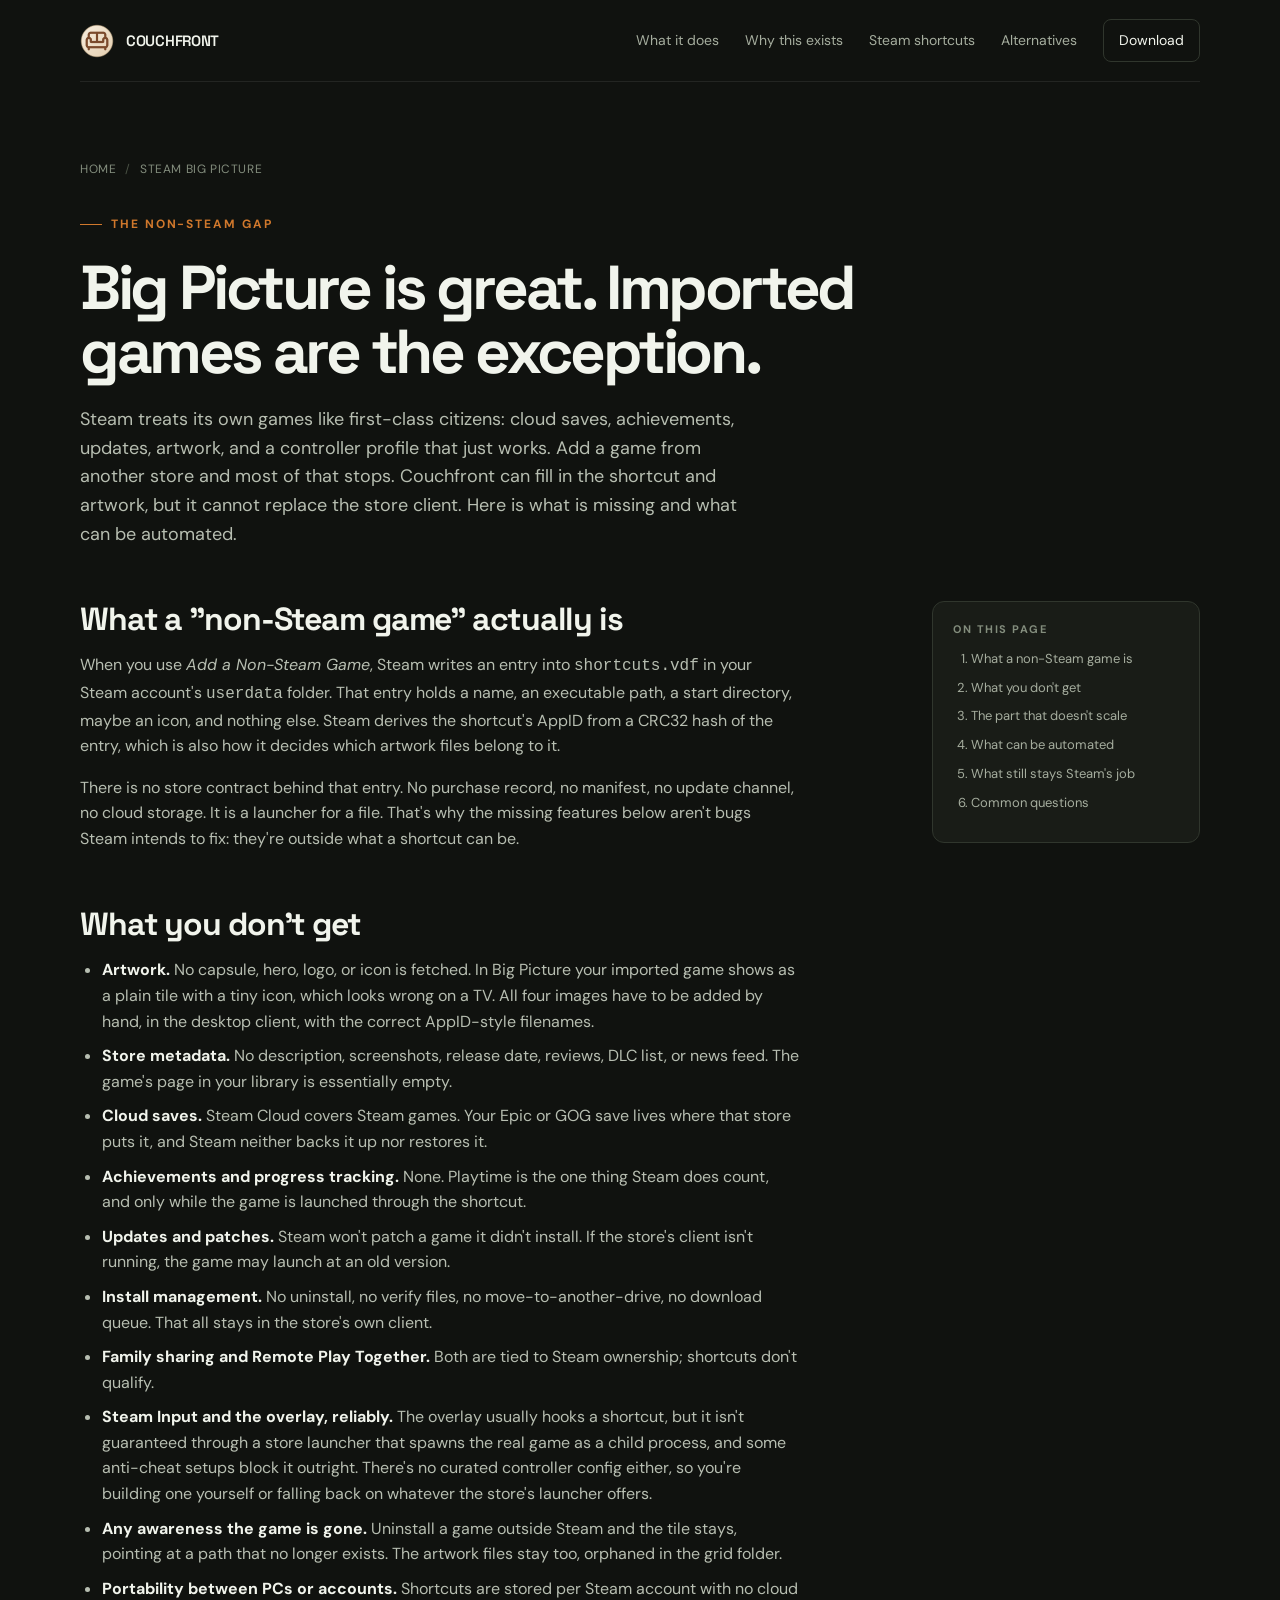
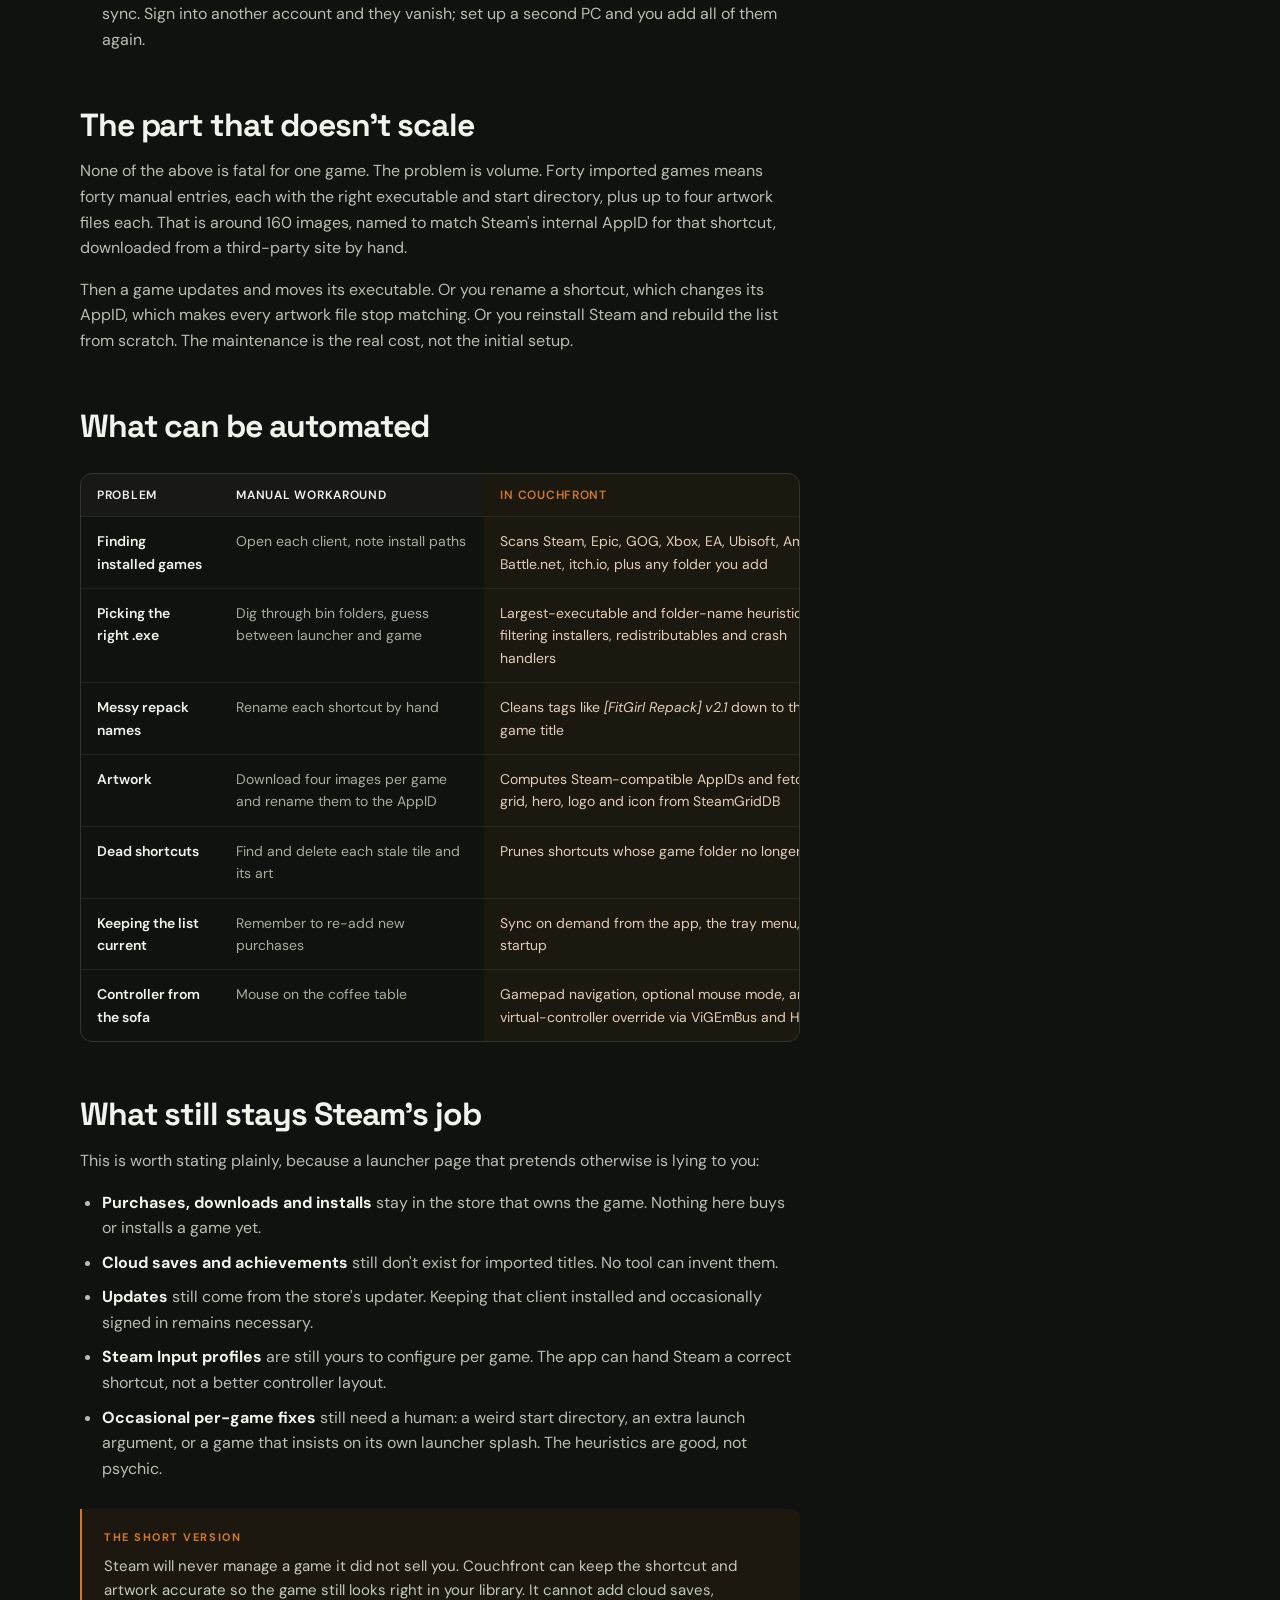
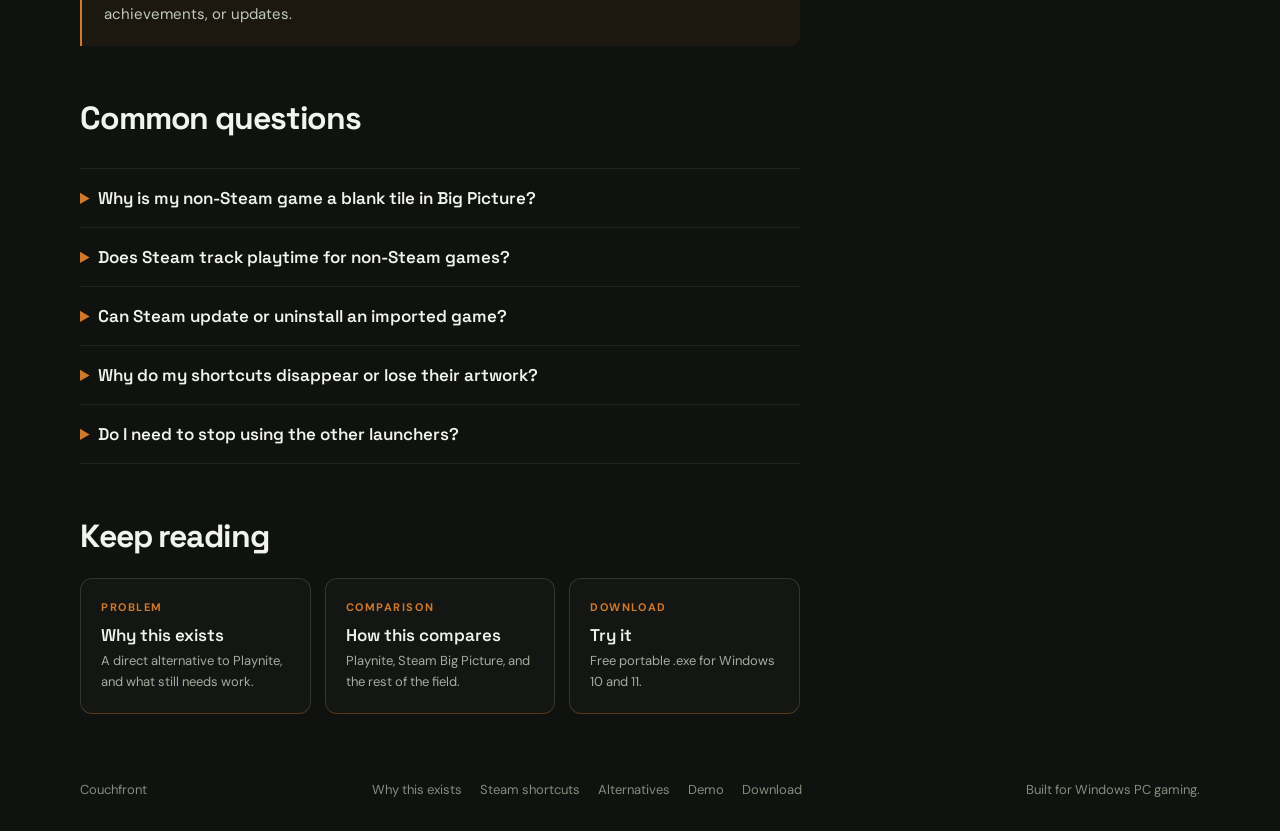
<file: steam-big-picture.html>
<!doctype html>
<html lang="en">
  <head>
    <meta charset="utf-8" />
    <meta name="viewport" content="width=device-width, initial-scale=1" />
    <meta name="theme-color" content="#10120f" />
    <meta name="description" content="Imported Steam games get a shortcut and little else. Couchfront can keep the artwork and shortcut list accurate for Steam Big Picture." />
    <title>Non-Steam games in Steam Big Picture | Couchfront</title>
    <link rel="canonical" href="https://kepatotorica.github.io/couchfront/steam-big-picture.html" />
    <link rel="icon" type="image/png" href="./favicon.png?v=2" />
    <link rel="preconnect" href="https://fonts.googleapis.com" />
    <link rel="preconnect" href="https://fonts.gstatic.com" crossorigin />
    <link href="https://fonts.googleapis.com/css2?family=DM+Sans:wght@400;500;600;700&family=Space+Grotesk:wght@500;600;700&display=swap" rel="stylesheet" />
    <link rel="stylesheet" href="./styles.css" />
    <meta property="og:type" content="article" />
    <meta property="og:site_name" content="Couchfront" />
    <meta property="og:url" content="https://kepatotorica.github.io/couchfront/steam-big-picture.html" />
    <meta property="og:title" content="Non-Steam games in Steam Big Picture" />
    <meta property="og:description" content="Imported Steam games get a shortcut and little else. Couchfront can keep the artwork and shortcut list accurate." />
    <meta name="twitter:card" content="summary" />
    <script type="application/ld+json">
      {
        "@context": "https://schema.org",
        "@type": "FAQPage",
        "mainEntity": [
          {
            "@type": "Question",
            "name": "Why is my non-Steam game a blank tile in Big Picture?",
            "acceptedAnswer": {
              "@type": "Answer",
              "text": "Because Steam never fetched artwork for it. Big Picture's grid reads capsule images from Steam's userdata grid folder, named after the shortcut's AppID. Without those files there's nothing to show, so you get a plain tile and the shortcut icon."
            }
          },
          {
            "@type": "Question",
            "name": "Does Steam track playtime for non-Steam games?",
            "acceptedAnswer": {
              "@type": "Answer",
              "text": "Yes. While the game is launched through the shortcut, Steam counts the session just like a native game. That's the one library feature that does carry over. Achievements, cloud saves, and store data do not."
            }
          },
          {
            "@type": "Question",
            "name": "Can Steam update or uninstall an imported game?",
            "acceptedAnswer": {
              "@type": "Answer",
              "text": "No. Steam has no manifest for it, so there's nothing to patch, verify, or remove. Updates come from the store's client. Uninstalling means using that client or deleting the folder, after which the shortcut itself lingers until something cleans it up."
            }
          },
          {
            "@type": "Question",
            "name": "Why do my shortcuts disappear or lose their artwork?",
            "acceptedAnswer": {
              "@type": "Answer",
              "text": "Shortcuts live per Steam account and aren't cloud-synced, so a different account sees an empty list and a new PC needs them re-added. Artwork also stops matching if a shortcut is renamed, because the AppID is derived from the shortcut's details."
            }
          },
          {
            "@type": "Question",
            "name": "Do I need to stop using the other launchers?",
            "acceptedAnswer": {
              "@type": "Answer",
              "text": "No, and you can't. The games need their clients installed. You just stop browsing and launching through them. See why this exists for what that buys you."
            }
          }
        ]
      }
    </script>
  </head>
  <body>
    <header class="shell">
      <a class="brand" href="index.html"><img src="./favicon.png" alt="" />COUCHFRONT</a>
      <nav class="nav" aria-label="Main navigation"><a class="nav-secondary" href="index.html#features">What it does</a><a href="why-one-launcher.html">Why this exists</a><a href="steam-big-picture.html" aria-current="page">Steam shortcuts</a><a href="alternatives.html">Alternatives</a><a class="nav-cta" href="index.html#download">Download</a></nav>
    </header>
    <main>
      <div class="shell page-hero">
        <nav class="breadcrumbs" aria-label="Breadcrumb"><a href="index.html">Home</a><span aria-hidden="true">/</span><span>Steam Big Picture</span></nav>
        <div class="eyebrow">The non-Steam gap</div>
        <h1>Big Picture is great. Imported games are the exception.</h1>
        <p class="intro">Steam treats its own games like first-class citizens: cloud saves, achievements, updates, artwork, and a controller profile that just works. Add a game from another store and most of that stops. Couchfront can fill in the shortcut and artwork, but it cannot replace the store client. Here is what is missing and what can be automated.</p>
      </div>
      <section class="page-body">
        <div class="shell layout">
          <article class="prose">
            <h2 id="what">What a "non-Steam game" actually is</h2>
            <p>When you use <em>Add a Non-Steam Game</em>, Steam writes an entry into <code>shortcuts.vdf</code> in your Steam account's <code>userdata</code> folder. That entry holds a name, an executable path, a start directory, maybe an icon, and nothing else. Steam derives the shortcut's AppID from a CRC32 hash of the entry, which is also how it decides which artwork files belong to it.</p>
            <p>There is no store contract behind that entry. No purchase record, no manifest, no update channel, no cloud storage. It is a launcher for a file. That's why the missing features below aren't bugs Steam intends to fix: they're outside what a shortcut can be.</p>

            <h2 id="missing">What you don't get</h2>
            <ul>
              <li><strong>Artwork.</strong> No capsule, hero, logo, or icon is fetched. In Big Picture your imported game shows as a plain tile with a tiny icon, which looks wrong on a TV. All four images have to be added by hand, in the desktop client, with the correct AppID-style filenames.</li>
              <li><strong>Store metadata.</strong> No description, screenshots, release date, reviews, DLC list, or news feed. The game's page in your library is essentially empty.</li>
              <li><strong>Cloud saves.</strong> Steam Cloud covers Steam games. Your Epic or GOG save lives where that store puts it, and Steam neither backs it up nor restores it.</li>
              <li><strong>Achievements and progress tracking.</strong> None. Playtime is the one thing Steam does count, and only while the game is launched through the shortcut.</li>
              <li><strong>Updates and patches.</strong> Steam won't patch a game it didn't install. If the store's client isn't running, the game may launch at an old version.</li>
              <li><strong>Install management.</strong> No uninstall, no verify files, no move-to-another-drive, no download queue. That all stays in the store's own client.</li>
              <li><strong>Family sharing and Remote Play Together.</strong> Both are tied to Steam ownership; shortcuts don't qualify.</li>
              <li><strong>Steam Input and the overlay, reliably.</strong> The overlay usually hooks a shortcut, but it isn't guaranteed through a store launcher that spawns the real game as a child process, and some anti-cheat setups block it outright. There's no curated controller config either, so you're building one yourself or falling back on whatever the store's launcher offers.</li>
              <li><strong>Any awareness the game is gone.</strong> Uninstall a game outside Steam and the tile stays, pointing at a path that no longer exists. The artwork files stay too, orphaned in the grid folder.</li>
              <li><strong>Portability between PCs or accounts.</strong> Shortcuts are stored per Steam account with no cloud sync. Sign into another account and they vanish; set up a second PC and you add all of them again.</li>
            </ul>

            <h2 id="scale">The part that doesn't scale</h2>
            <p>None of the above is fatal for one game. The problem is volume. Forty imported games means forty manual entries, each with the right executable and start directory, plus up to four artwork files each. That is around 160 images, named to match Steam's internal AppID for that shortcut, downloaded from a third-party site by hand.</p>
            <p>Then a game updates and moves its executable. Or you rename a shortcut, which changes its AppID, which makes every artwork file stop matching. Or you reinstall Steam and rebuild the list from scratch. The maintenance is the real cost, not the initial setup.</p>

            <h2 id="automated">What can be automated</h2>
            <div class="table-wrap">
              <table class="compare">
                <thead>
                  <tr><th scope="col">Problem</th><th scope="col">Manual workaround</th><th scope="col" class="col-highlight">In Couchfront</th></tr>
                </thead>
                <tbody>
                  <tr><th scope="row">Finding installed games</th><td>Open each client, note install paths</td><td class="col-highlight">Scans Steam, Epic, GOG, Xbox, EA, Ubisoft, Amazon, Battle.net, itch.io, plus any folder you add</td></tr>
                  <tr><th scope="row">Picking the right .exe</th><td>Dig through bin folders, guess between launcher and game</td><td class="col-highlight">Largest-executable and folder-name heuristics, filtering installers, redistributables and crash handlers</td></tr>
                  <tr><th scope="row">Messy repack names</th><td>Rename each shortcut by hand</td><td class="col-highlight">Cleans tags like <em>[FitGirl Repack] v2.1</em> down to the game title</td></tr>
                  <tr><th scope="row">Artwork</th><td>Download four images per game and rename them to the AppID</td><td class="col-highlight">Computes Steam-compatible AppIDs and fetches grid, hero, logo and icon from SteamGridDB</td></tr>
                  <tr><th scope="row">Dead shortcuts</th><td>Find and delete each stale tile and its art</td><td class="col-highlight">Prunes shortcuts whose game folder no longer exists</td></tr>
                  <tr><th scope="row">Keeping the list current</th><td>Remember to re-add new purchases</td><td class="col-highlight">Sync on demand from the app, the tray menu, or at startup</td></tr>
                  <tr><th scope="row">Controller from the sofa</th><td>Mouse on the coffee table</td><td class="col-highlight">Gamepad navigation, optional mouse mode, and virtual-controller override via ViGEmBus and HidHide</td></tr>
                </tbody>
              </table>
            </div>

            <h2 id="limits">What still stays Steam's job</h2>
            <p>This is worth stating plainly, because a launcher page that pretends otherwise is lying to you:</p>
            <ul>
              <li><strong>Purchases, downloads and installs</strong> stay in the store that owns the game. Nothing here buys or installs a game yet.</li>
              <li><strong>Cloud saves and achievements</strong> still don't exist for imported titles. No tool can invent them.</li>
              <li><strong>Updates</strong> still come from the store's updater. Keeping that client installed and occasionally signed in remains necessary.</li>
              <li><strong>Steam Input profiles</strong> are still yours to configure per game. The app can hand Steam a correct shortcut, not a better controller layout.</li>
              <li><strong>Occasional per-game fixes</strong> still need a human: a weird start directory, an extra launch argument, or a game that insists on its own launcher splash. The heuristics are good, not psychic.</li>
            </ul>
            <div class="callout">
              <span class="callout-label">The short version</span>
              <p>Steam will never manage a game it did not sell you. Couchfront can keep the shortcut and artwork accurate so the game still looks right in your library. It cannot add cloud saves, achievements, or updates.</p>
            </div>

            <h2 id="faq">Common questions</h2>
            <div class="faq">
              <details>
                <summary>Why is my non-Steam game a blank tile in Big Picture?</summary>
                <p>Because Steam never fetched artwork for it. Big Picture's grid reads capsule images from Steam's <code>userdata</code> grid folder, named after the shortcut's AppID. Without those files there's nothing to show, so you get a plain tile and the shortcut icon.</p>
              </details>
              <details>
                <summary>Does Steam track playtime for non-Steam games?</summary>
                <p>Yes. While the game is launched through the shortcut, Steam counts the session just like a native game. That's the one library feature that does carry over. Achievements, cloud saves, and store data do not.</p>
              </details>
              <details>
                <summary>Can Steam update or uninstall an imported game?</summary>
                <p>No. Steam has no manifest for it, so there's nothing to patch, verify, or remove. Updates come from the store's client. Uninstalling means using that client or deleting the folder, after which the shortcut itself lingers until something cleans it up.</p>
              </details>
              <details>
                <summary>Why do my shortcuts disappear or lose their artwork?</summary>
                <p>Shortcuts live per Steam account and aren't cloud-synced, so a different account sees an empty list and a new PC needs them re-added. Artwork also stops matching if a shortcut is renamed, because the AppID is derived from the shortcut's details.</p>
              </details>
              <details>
                <summary>Do I need to stop using the other launchers?</summary>
                <p>No, and you can't. The games need their clients installed. You just stop browsing and launching through them. See <a href="why-one-launcher.html">why this exists</a> for what that buys you.</p>
              </details>
            </div>

            <h2 id="next">Keep reading</h2>
            <div class="next-pages">
              <a class="next-page" href="why-one-launcher.html"><span>Problem</span><strong>Why this exists</strong><p>A direct alternative to Playnite, and what still needs work.</p></a>
              <a class="next-page" href="alternatives.html"><span>Comparison</span><strong>How this compares</strong><p>Playnite, Steam Big Picture, and the rest of the field.</p></a>
              <a class="next-page" href="index.html#download"><span>Download</span><strong>Try it</strong><p>Free portable .exe for Windows 10 and 11.</p></a>
            </div>
          </article>
          <aside class="toc" aria-label="On this page">
            <h2>On this page</h2>
            <ol>
              <li><a href="#what">What a non-Steam game is</a></li>
              <li><a href="#missing">What you don't get</a></li>
              <li><a href="#scale">The part that doesn't scale</a></li>
              <li><a href="#automated">What can be automated</a></li>
              <li><a href="#limits">What still stays Steam's job</a></li>
              <li><a href="#faq">Common questions</a></li>
            </ol>
          </aside>
        </div>
      </section>
    </main>
    <footer><div class="shell"><span>Couchfront</span><nav class="footer-nav" aria-label="Footer"><a href="why-one-launcher.html">Why this exists</a><a href="steam-big-picture.html">Steam shortcuts</a><a href="alternatives.html">Alternatives</a><a href="demo/">Demo</a><a href="index.html#download">Download</a></nav><span>Built for Windows PC gaming.</span></div></footer>
  </body>
</html>
</file>
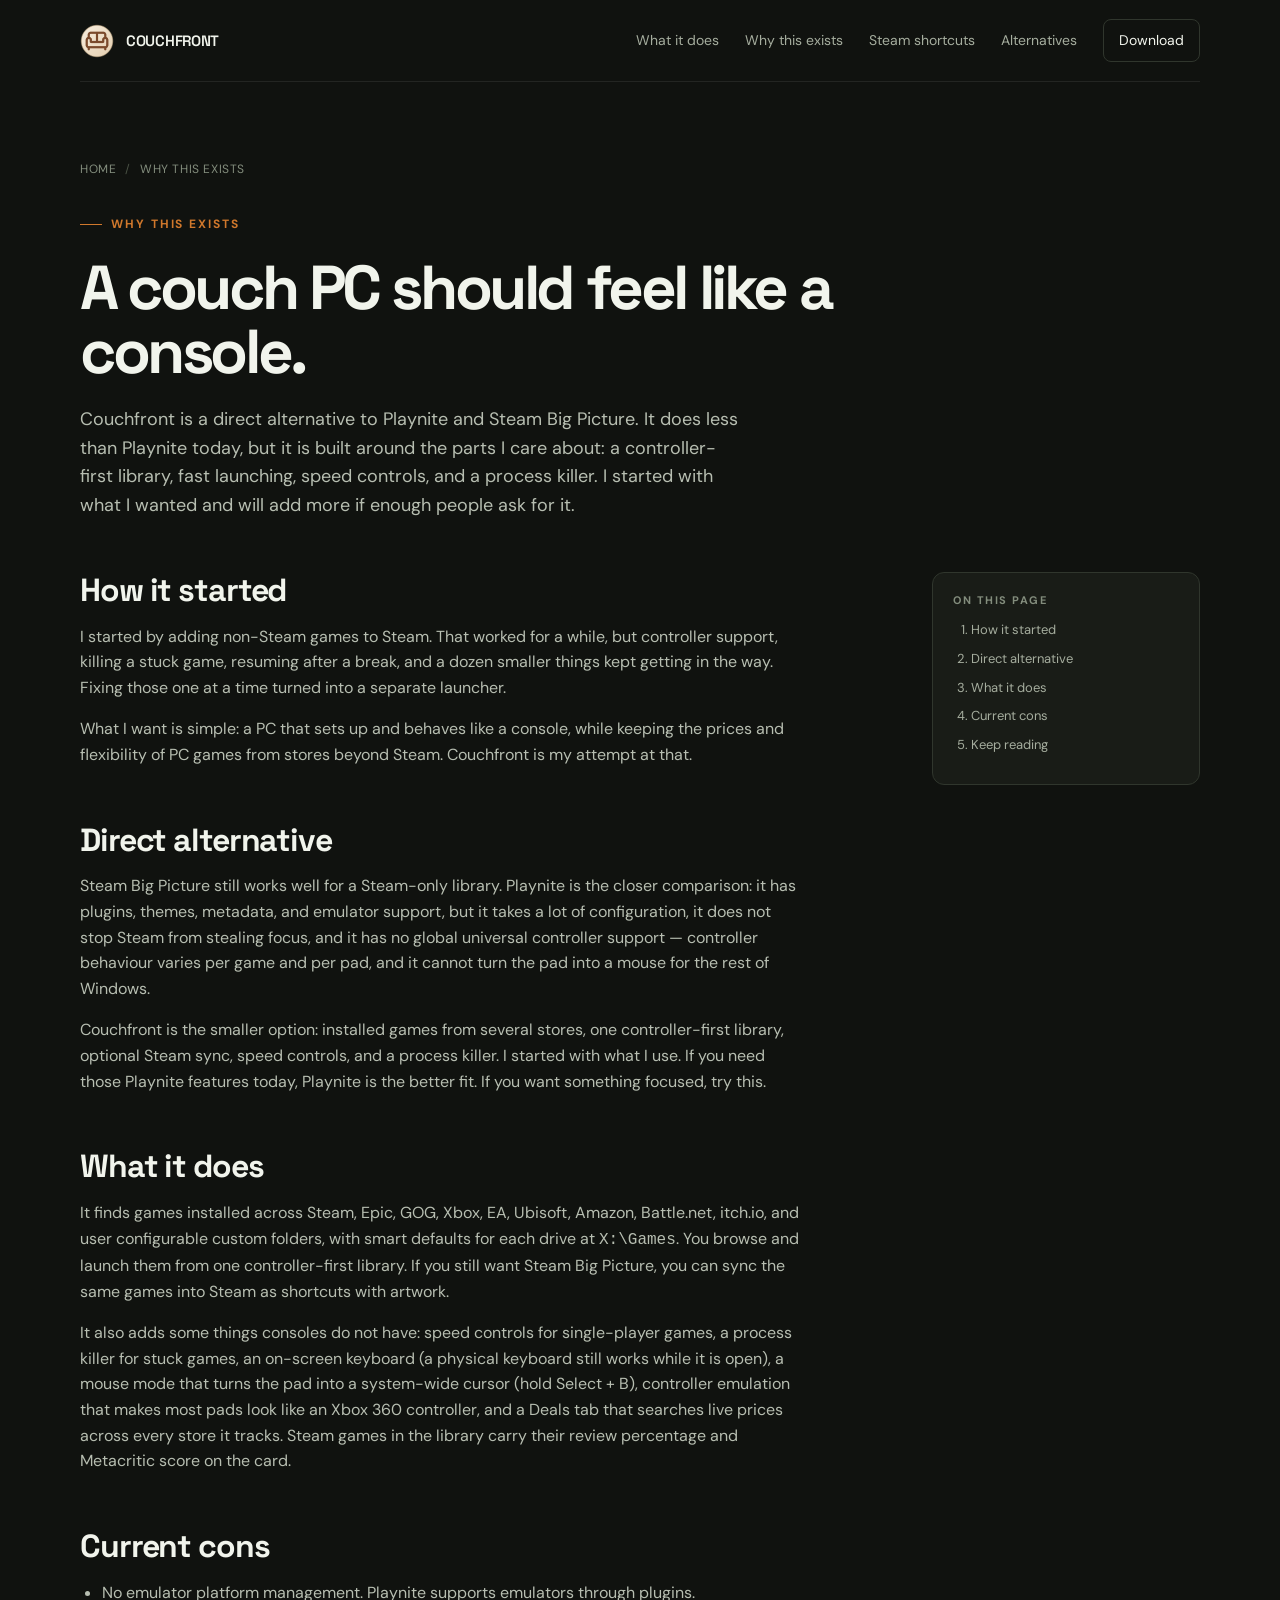
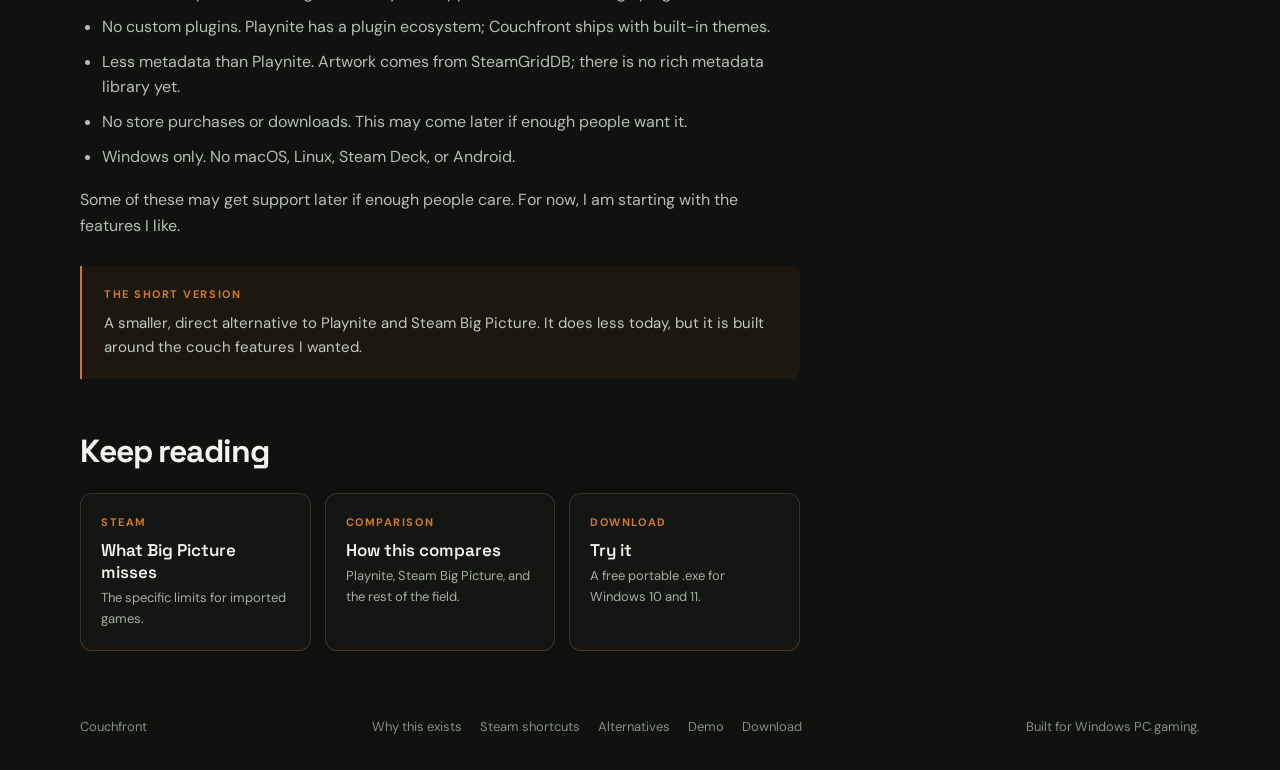
<file: why-one-launcher.html>
<!doctype html>
<html lang="en">
  <head>
    <meta charset="utf-8" />
    <meta name="viewport" content="width=device-width, initial-scale=1" />
    <meta name="theme-color" content="#10120f" />
    <meta name="description" content="Couchfront is a direct alternative to Playnite and Steam Big Picture for couch PC gaming." />
    <title>Why this exists | Couchfront</title>
    <link rel="canonical" href="https://kepatotorica.github.io/couchfront/why-one-launcher.html" />
    <link rel="icon" type="image/png" href="./favicon.png?v=2" />
    <link rel="preconnect" href="https://fonts.googleapis.com" />
    <link rel="preconnect" href="https://fonts.gstatic.com" crossorigin />
    <link href="https://fonts.googleapis.com/css2?family=DM+Sans:wght@400;500;600;700&family=Space+Grotesk:wght@500;600;700&display=swap" rel="stylesheet" />
    <link rel="stylesheet" href="./styles.css" />
    <meta property="og:type" content="article" />
    <meta property="og:site_name" content="Couchfront" />
    <meta property="og:url" content="https://kepatotorica.github.io/couchfront/why-one-launcher.html" />
    <meta property="og:title" content="Why Couchfront exists" />
    <meta property="og:description" content="A direct alternative to Playnite and Steam Big Picture for couch PC gaming." />
    <meta name="twitter:card" content="summary" />
  </head>
  <body>
    <header class="shell">
      <a class="brand" href="index.html"><img src="./favicon.png" alt="" />COUCHFRONT</a>
      <nav class="nav" aria-label="Main navigation"><a class="nav-secondary" href="index.html#features">What it does</a><a href="why-one-launcher.html" aria-current="page">Why this exists</a><a href="steam-big-picture.html">Steam shortcuts</a><a href="alternatives.html">Alternatives</a><a class="nav-cta" href="index.html#download">Download</a></nav>
    </header>
    <main>
      <div class="shell page-hero">
        <nav class="breadcrumbs" aria-label="Breadcrumb"><a href="index.html">Home</a><span aria-hidden="true">/</span><span>Why this exists</span></nav>
        <div class="eyebrow">Why this exists</div>
        <h1>A couch PC should feel like a console.</h1>
        <p class="intro">Couchfront is a direct alternative to Playnite and Steam Big Picture. It does less than Playnite today, but it is built around the parts I care about: a controller-first library, fast launching, speed controls, and a process killer. I started with what I wanted and will add more if enough people ask for it.</p>
      </div>
      <section class="page-body">
        <div class="shell layout">
          <article class="prose">
            <h2 id="started">How it started</h2>
            <p>I started by adding non-Steam games to Steam. That worked for a while, but controller support, killing a stuck game, resuming after a break, and a dozen smaller things kept getting in the way. Fixing those one at a time turned into a separate launcher.</p>
            <p>What I want is simple: a PC that sets up and behaves like a console, while keeping the prices and flexibility of PC games from stores beyond Steam. Couchfront is my attempt at that.</p>

            <h2 id="alternative">Direct alternative</h2>
            <p>Steam Big Picture still works well for a Steam-only library. Playnite is the closer comparison: it has plugins, themes, metadata, and emulator support, but it takes a lot of configuration, it does not stop Steam from stealing focus, and it has no global universal controller support — controller behaviour varies per game and per pad, and it cannot turn the pad into a mouse for the rest of Windows.</p>
            <p>Couchfront is the smaller option: installed games from several stores, one controller-first library, optional Steam sync, speed controls, and a process killer. I started with what I use. If you need those Playnite features today, Playnite is the better fit. If you want something focused, try this.</p>

            <h2 id="does">What it does</h2>
            <p>It finds games installed across Steam, Epic, GOG, Xbox, EA, Ubisoft, Amazon, Battle.net, itch.io, and user configurable custom folders, with smart defaults for each drive at <code>X:\Games</code>. You browse and launch them from one controller-first library. If you still want Steam Big Picture, you can sync the same games into Steam as shortcuts with artwork.</p>
            <p>It also adds some things consoles do not have: speed controls for single-player games, a process killer for stuck games, an on-screen keyboard (a physical keyboard still works while it is open), a mouse mode that turns the pad into a system-wide cursor (hold Select + B), controller emulation that makes most pads look like an Xbox 360 controller, and a Deals tab that searches live prices across every store it tracks. Steam games in the library carry their review percentage and Metacritic score on the card.</p>

            <h2 id="doesnt">Current cons</h2>
            <ul>
              <li>No emulator platform management. Playnite supports emulators through plugins.</li>
              <li>No custom plugins. Playnite has a plugin ecosystem; Couchfront ships with built-in themes.</li>
              <li>Less metadata than Playnite. Artwork comes from SteamGridDB; there is no rich metadata library yet.</li>
              <li>No store purchases or downloads. This may come later if enough people want it.</li>
              <li>Windows only. No macOS, Linux, Steam Deck, or Android.</li>
            </ul>
            <p>Some of these may get support later if enough people care. For now, I am starting with the features I like.</p>
            <div class="callout">
              <span class="callout-label">The short version</span>
              <p>A smaller, direct alternative to Playnite and Steam Big Picture. It does less today, but it is built around the couch features I wanted.</p>
            </div>

            <h2 id="next">Keep reading</h2>
            <div class="next-pages">
              <a class="next-page" href="steam-big-picture.html"><span>Steam</span><strong>What Big Picture misses</strong><p>The specific limits for imported games.</p></a>
              <a class="next-page" href="alternatives.html"><span>Comparison</span><strong>How this compares</strong><p>Playnite, Steam Big Picture, and the rest of the field.</p></a>
              <a class="next-page" href="index.html#download"><span>Download</span><strong>Try it</strong><p>A free portable .exe for Windows 10 and 11.</p></a>
            </div>
          </article>
          <aside class="toc" aria-label="On this page">
            <h2>On this page</h2>
            <ol>
              <li><a href="#started">How it started</a></li>
              <li><a href="#alternative">Direct alternative</a></li>
              <li><a href="#does">What it does</a></li>
              <li><a href="#doesnt">Current cons</a></li>
              <li><a href="#next">Keep reading</a></li>
            </ol>
          </aside>
        </div>
      </section>
    </main>
    <footer><div class="shell"><span>Couchfront</span><nav class="footer-nav" aria-label="Footer"><a href="why-one-launcher.html">Why this exists</a><a href="steam-big-picture.html">Steam shortcuts</a><a href="alternatives.html">Alternatives</a><a href="demo/">Demo</a><a href="index.html#download">Download</a></nav><span>Built for Windows PC gaming.</span></div></footer>
  </body>
</html>
</file>
<file: styles.css>
:root { color-scheme: dark; --bg: #10120f; --panel: #191c17; --line: #30362d; --muted: #a5ad9e; --white: #f1f4ec; --accent: #d0782c; --accent-dark: #a85f1f; }
* { box-sizing: border-box; }
html { scroll-behavior: smooth; }
body { margin: 0; background: var(--bg); color: var(--white); font: 16px/1.6 "DM Sans", sans-serif; }
a { color: inherit; }
.shell { width: min(1120px, calc(100% - 48px)); margin: 0 auto; }
header { height: 82px; display: flex; align-items: center; justify-content: space-between; border-bottom: 1px solid rgba(255,255,255,.08); }
.brand { display: flex; align-items: center; gap: 12px; color: var(--white); text-decoration: none; font: 600 15px "Space Grotesk", sans-serif; letter-spacing: -.02em; }
.brand img { width: 34px; height: 34px; }
.nav { display: flex; align-items: center; gap: 26px; color: var(--muted); font-size: 14px; }
.nav a { text-decoration: none; }
.nav a:hover { color: var(--white); }
.nav .nav-cta { padding: 9px 15px; border: 1px solid var(--line); border-radius: 8px; color: var(--white); }
.nav .nav-cta:hover { border-color: rgba(208,120,44,.4); }
.hero { position: relative; padding: 104px 0 98px; overflow: hidden; }
.hero::after { content: ""; position: absolute; z-index: -1; width: 520px; height: 520px; right: 0; top: 32px; border-radius: 50%; background: radial-gradient(circle, rgba(208,120,44,.16), rgba(208,120,44,0) 68%); }
.eyebrow { display: inline-flex; align-items: center; gap: 9px; margin-bottom: 22px; color: var(--accent); font-size: 12px; font-weight: 700; letter-spacing: .16em; text-transform: uppercase; }
.eyebrow::before { content: ""; width: 22px; height: 1px; background: var(--accent); }
h1, h2, h3, p { margin-top: 0; }
h1, h2, h3 { font-family: "Space Grotesk", sans-serif; }
h1 { max-width: 730px; margin-bottom: 22px; font-size: clamp(44px, 7vw, 76px); letter-spacing: -.065em; line-height: 1.02; }
h1 span { color: var(--accent); }
.intro { max-width: 570px; margin-bottom: 30px; color: #b7beb1; font-size: 18px; }
.actions { display: flex; align-items: center; flex-wrap: wrap; gap: 14px; }
.button { display: inline-flex; align-items: center; justify-content: center; gap: 10px; min-height: 52px; padding: 0 20px; border: 1px solid transparent; border-radius: 9px; text-decoration: none; font-weight: 700; transition: transform .18s, background .18s; }
.button:hover { transform: translateY(-2px); }
.button-primary { background: var(--accent); color: #24150c; box-shadow: 0 8px 30px rgba(208,120,44,.15); }
.button-primary:hover { background: #e08a3a; }
.button-secondary { border-color: var(--line); background: rgba(255,255,255,.025); color: var(--white); }
.download-note { margin-top: 14px; color: #838d7d; font-size: 13px; }
.hero-art { position: absolute; right: 4%; top: 120px; width: 280px; opacity: .95; transform: rotate(-8deg); filter: drop-shadow(0 32px 50px rgba(0,0,0,.45)); }
/* The icon is the product's face now, so give it real space on desktop: the
   headline's max width shrinks to match, keeping the two apart. */
@media (min-width: 1180px) { .hero-art { right: 0; top: 58px; width: 400px; } h1 { max-width: 700px; } }
.hero-art img { display: block; width: 100%; }
.stats { display: flex; flex-wrap: wrap; gap: 30px; margin-top: 52px; color: var(--muted); font-size: 13px; }
.stats strong { display: block; margin-bottom: 3px; color: var(--white); font: 600 15px "Space Grotesk", sans-serif; }
section { padding: 84px 0; border-top: 1px solid rgba(255,255,255,.08); }
.section-heading { max-width: 650px; margin-bottom: 38px; }
.section-heading h2 { margin-bottom: 12px; font-size: clamp(32px, 4vw, 46px); letter-spacing: -.045em; line-height: 1.1; }
.section-heading p { margin-bottom: 0; color: var(--muted); }
.features { display: grid; grid-template-columns: repeat(3, 1fr); gap: 16px; }
.feature { min-height: 212px; padding: 24px; border: 1px solid var(--line); border-radius: 12px; background: linear-gradient(145deg, rgba(255,255,255,.035), rgba(255,255,255,.01)); }
.feature-icon { display: grid; width: 40px; height: 40px; place-items: center; margin-bottom: 20px; border: 1px solid rgba(208,120,44,.24); border-radius: 10px; background: rgba(208,120,44,.08); color: var(--accent); font-size: 18px; }
.feature h3 { margin-bottom: 8px; font-size: 18px; letter-spacing: -.025em; }
.feature p { margin-bottom: 0; color: var(--muted); font-size: 14px; }
.spotlight { display: grid; grid-template-columns: minmax(0, 1.15fr) minmax(0, .85fr); gap: 52px; align-items: center; }
.spotlight h2 { margin-bottom: 16px; font-size: clamp(30px, 3.8vw, 44px); letter-spacing: -.045em; line-height: 1.08; }
.spotlight-lead { max-width: 620px; color: var(--muted); }
.spotlight-list { display: grid; gap: 12px; margin: 22px 0 0; padding: 0; list-style: none; }
.spotlight-list li { position: relative; padding-left: 22px; color: var(--muted); font-size: 14px; }
.spotlight-list li::before { content: "→"; position: absolute; left: 0; color: var(--accent); font-weight: 700; }
.spotlight-list strong { color: var(--white); }
.speed-demo { display: grid; gap: 14px; }
.speed-mode { padding: 24px; border: 1px solid var(--line); border-radius: 14px; background: linear-gradient(145deg, rgba(255,255,255,.04), rgba(255,255,255,.01)); }
.speed-mode span { display: block; color: var(--white); font: 700 clamp(34px, 4vw, 46px)/1 "Space Grotesk", sans-serif; letter-spacing: -.04em; }
.speed-mode small { display: block; margin-top: 8px; color: var(--muted); font-size: 12px; font-weight: 700; letter-spacing: .16em; text-transform: uppercase; }
.speed-slow { border-color: rgba(208,120,44,.28); background: radial-gradient(ellipse at 0 0, rgba(208,120,44,.12), transparent 70%), linear-gradient(145deg, rgba(255,255,255,.04), rgba(255,255,255,.01)); }
.speed-fast { border-color: rgba(208,120,44,.5); }
.how { display: grid; grid-template-columns: 1fr 1fr; gap: 60px; align-items: center; }
.steps { display: grid; gap: 18px; }
.step { display: grid; grid-template-columns: 38px 1fr; gap: 15px; align-items: start; }
.step-num { display: grid; width: 34px; height: 34px; place-items: center; border-radius: 50%; background: rgba(208,120,44,.1); color: var(--accent); font-weight: 700; }
.step h3 { margin: 2px 0 5px; font-size: 16px; }
.step p { margin: 0; color: var(--muted); font-size: 14px; }
.note-card { padding: 28px; border: 1px solid var(--line); border-radius: 14px; background: var(--panel); }
.note-card h3 { margin-bottom: 10px; font-size: 20px; }
.note-card p, .note-card li { color: var(--muted); font-size: 14px; }
.note-card ul { margin: 14px 0 0; padding-left: 19px; }
.note-card li + li { margin-top: 8px; }
.bottom-cta { display: flex; justify-content: space-between; align-items: center; gap: 32px; padding: 38px; border: 1px solid rgba(208,120,44,.2); border-radius: 16px; background: radial-gradient(ellipse at 0 50%, rgba(208,120,44,.12), transparent 62%), var(--panel); }
.bottom-cta h2 { margin-bottom: 7px; font-size: 28px; letter-spacing: -.04em; }
.bottom-cta p { margin: 0; color: var(--muted); }
footer { padding: 26px 0 34px; color: #838d7d; font-size: 13px; }
footer .shell { display: flex; justify-content: space-between; flex-wrap: wrap; gap: 16px; }
.footer-nav { display: flex; flex-wrap: wrap; gap: 18px; }
.footer-nav a { text-decoration: none; }
.footer-nav a:hover { color: var(--white); }

/* Article pages */
.page-hero { padding: 78px 0 52px; }
.breadcrumbs { display: flex; flex-wrap: wrap; align-items: center; gap: 9px; margin-bottom: 28px; color: #838d7d; font-size: 12px; letter-spacing: .05em; text-transform: uppercase; }
.breadcrumbs a { text-decoration: none; }
.breadcrumbs a:hover { color: var(--white); }
.breadcrumbs span[aria-hidden] { color: #4a5245; }
.page-hero h1 { max-width: 840px; font-size: clamp(38px, 5.6vw, 62px); letter-spacing: -.055em; }
.page-hero .intro { max-width: 660px; margin-bottom: 0; }
.page-body { padding: 0 0 40px; border-top: 0; }
.layout { display: grid; grid-template-columns: minmax(0, 1fr) 268px; gap: 58px; align-items: start; }
.prose { max-width: 720px; }
.prose h2 { margin: 54px 0 14px; font-size: clamp(26px, 3vw, 32px); letter-spacing: -.035em; line-height: 1.18; }
.prose h2:first-child { margin-top: 0; }
.prose h3 { margin: 30px 0 8px; font-size: 19px; letter-spacing: -.02em; }
.prose p, .prose li { color: #b7beb1; }
.prose p { margin-bottom: 16px; }
.prose ul, .prose ol { margin: 0 0 18px; padding-left: 22px; }
.prose li + li { margin-top: 9px; }
.prose strong { color: var(--white); }
.prose a { color: var(--accent); text-decoration: none; border-bottom: 1px solid rgba(208,120,44,.35); }
.prose a:hover { border-bottom-color: var(--accent); }
.prose dl { margin: 0 0 18px; }
.prose dt { margin-top: 16px; color: var(--white); font-weight: 700; }
.prose dd { margin: 4px 0 0; color: var(--muted); }
.callout { margin: 28px 0; padding: 20px 22px; border-left: 2px solid var(--accent); border-radius: 0 10px 10px 0; background: rgba(208,120,44,.06); }
.callout p, .callout li { color: #c2caba; font-size: 15px; }
.callout p:last-child, .callout ul:last-child { margin-bottom: 0; }
.callout-label { display: block; margin-bottom: 7px; color: var(--accent); font-size: 11px; font-weight: 700; letter-spacing: .14em; text-transform: uppercase; }
.card-grid { display: grid; grid-template-columns: repeat(2, minmax(0, 1fr)); gap: 14px; margin: 26px 0 10px; }
.card { padding: 20px 22px; border: 1px solid var(--line); border-radius: 12px; background: linear-gradient(145deg, rgba(255,255,255,.035), rgba(255,255,255,.01)); }
.card h3 { margin: 0 0 7px; font-size: 17px; }
.card p { margin: 0; color: var(--muted); font-size: 14px; }
.toc { position: sticky; top: 26px; padding: 20px; border: 1px solid var(--line); border-radius: 12px; background: var(--panel); }
.toc h2 { margin: 0 0 13px; color: #838d7d; font: 700 11px "DM Sans", sans-serif; letter-spacing: .14em; text-transform: uppercase; }
.toc ol { margin: 0; padding-left: 18px; color: var(--muted); font-size: 13px; }
.toc li { margin-bottom: 8px; }
.toc a { text-decoration: none; }
.toc a:hover { color: var(--white); }
.table-wrap { margin: 28px 0; overflow-x: auto; border: 1px solid var(--line); border-radius: 12px; }
table.compare { width: 100%; min-width: 780px; border-collapse: collapse; font-size: 14px; }
.compare th, .compare td { padding: 13px 16px; border-bottom: 1px solid rgba(255,255,255,.07); text-align: left; vertical-align: top; }
.compare thead th { background: rgba(255,255,255,.03); color: var(--white); font: 600 12px "DM Sans", sans-serif; letter-spacing: .06em; text-transform: uppercase; }
.compare tbody th { color: var(--white); font-weight: 600; }
.compare td { color: var(--muted); }
.compare tbody tr:last-child th, .compare tbody tr:last-child td { border-bottom: 0; }
.compare .col-highlight { background: rgba(208,120,44,.055); color: #e2cdb8; }
.compare thead .col-highlight { color: var(--accent); }
.compare .yes { color: var(--accent); }
.compare .no { color: #7d8579; }
.table-section { margin-bottom: 44px; }
.table-section h2 { margin: 0 0 16px; font-size: clamp(26px, 3vw, 32px); letter-spacing: -.035em; line-height: 1.18; }
.table-section .table-wrap { margin: 0; }
.faq { margin-top: 30px; border-top: 1px solid rgba(255,255,255,.08); }
.faq details { padding: 18px 0; border-bottom: 1px solid rgba(255,255,255,.08); }
.faq summary { color: var(--white); cursor: pointer; font: 600 17px "Space Grotesk", sans-serif; }
.faq summary::marker { color: var(--accent); }
.faq p { margin: 12px 0 0; color: var(--muted); font-size: 15px; }
.faq p:last-child { margin-bottom: 0; }
.next-pages { display: grid; grid-template-columns: repeat(3, minmax(0, 1fr)); gap: 14px; margin-top: 22px; }
.next-page { display: block; padding: 20px; border: 1px solid var(--line); border-radius: 12px; background: rgba(255,255,255,.02); text-decoration: none; transition: border-color .18s, transform .18s; }
.next-page:hover { border-color: rgba(208,120,44,.4); transform: translateY(-2px); }
.next-page span { display: block; margin-bottom: 8px; color: var(--accent); font-size: 11px; font-weight: 700; letter-spacing: .14em; text-transform: uppercase; }
.next-page strong { display: block; margin-bottom: 5px; font: 600 17px "Space Grotesk", sans-serif; }
.next-page p { margin: 0; color: var(--muted); font-size: 13px; }

/* Screenshot tour with hoverable hotspots */
.tour { padding: 16px; border: 1px solid var(--line); border-radius: 16px; background: linear-gradient(180deg, rgba(255,255,255,.035), rgba(255,255,255,.008)); }
.tour-tabs { display: flex; flex-wrap: wrap; gap: 6px; padding: 2px 2px 14px; }
.tour-tab { appearance: none; padding: 9px 15px; border: 1px solid transparent; border-radius: 8px; background: transparent; color: var(--muted); font: 600 13px "DM Sans", sans-serif; cursor: pointer; transition: color .18s, background .18s, border-color .18s; }
.tour-tab:hover { color: var(--white); }
.tour-tab[aria-selected="true"] { border-color: rgba(208,120,44,.3); background: rgba(208,120,44,.1); color: var(--accent); }
.tour-tab:focus-visible { outline: 2px solid var(--accent); outline-offset: 2px; }
.tour-panel { margin: 0; }
.tour-panel[hidden] { display: none; }
.tour-shot { position: relative; overflow: visible; }
.tour-shot img { display: block; width: 100%; height: auto; border: 1px solid var(--line); border-radius: 10px; }
.tour-panel figcaption { margin-top: 12px; color: #838d7d; font-size: 13px; }
.tour-cta { display: flex; flex-wrap: wrap; align-items: center; gap: 14px; margin: 24px 0 0; }
.tour-cta > span { color: #838d7d; font-size: 13px; }
.hotspot { position: absolute; left: var(--x); top: var(--y); z-index: 10; display: grid; place-items: center; width: 26px; height: 26px; padding: 0; border: 0; border-radius: 50%; background: rgba(208,120,44,.92); color: #24150c; font: 700 12px "DM Sans", sans-serif; cursor: pointer; translate: -50% -50%; box-shadow: 0 0 0 4px rgba(208,120,44,.16), 0 4px 14px rgba(0,0,0,.45); transition: background .18s, box-shadow .18s; }
.hotspot::after { content: ""; position: absolute; inset: -7px; border: 1px solid rgba(208,120,44,.45); border-radius: 50%; opacity: 0; transition: opacity .18s; }
.hotspot:hover, .hotspot:focus-visible, .hotspot[aria-expanded="true"] { z-index: 40; background: #e08a3a; outline: none; box-shadow: 0 0 0 5px rgba(208,120,44,.26), 0 6px 18px rgba(0,0,0,.5); }
.hotspot:hover::after, .hotspot:focus-visible::after, .hotspot[aria-expanded="true"]::after { opacity: 1; }
.tip { position: absolute; bottom: calc(100% + 14px); left: 50%; z-index: 50; width: 270px; padding: 12px 14px; border: 1px solid rgba(208,120,44,.25); border-radius: 10px; background: #151913; color: #c2caba; font: 400 12.5px/1.55 "DM Sans", sans-serif; text-align: left; box-shadow: 0 18px 40px rgba(0,0,0,.55); opacity: 0; visibility: hidden; pointer-events: none; translate: -50% 0; transition: opacity .15s, visibility .15s; }
.tip strong { display: block; margin-bottom: 4px; color: var(--white); font: 600 13px "Space Grotesk", sans-serif; }
.tip code { padding: 1px 4px; border-radius: 4px; background: rgba(255,255,255,.06); color: var(--white); font-size: 12px; }
.hotspot:hover .tip, .hotspot:focus-visible .tip, .hotspot[aria-expanded="true"] .tip { opacity: 1; visibility: visible; }
.tip-right .tip { bottom: auto; left: calc(100% + 14px); top: 50%; translate: 0 -50%; }
.tip-left .tip { right: calc(100% + 14px); bottom: auto; left: auto; top: 50%; translate: 0 -50%; }

@media (max-width: 980px) { .layout { grid-template-columns: minmax(0, 1fr); gap: 34px; } .toc { position: static; order: -1; } .prose { max-width: none; } }
@media (max-width: 780px) { .hero { padding: 76px 0 64px; } .hero-art { position: relative; top: auto; right: auto; width: 230px; margin: 45px auto 0; } .features { grid-template-columns: 1fr 1fr; } .spotlight { grid-template-columns: 1fr; gap: 30px; } .speed-demo { grid-template-columns: 1fr 1fr; } .how { grid-template-columns: 1fr; gap: 30px; } .page-hero { padding: 60px 0 40px; } .next-pages { grid-template-columns: 1fr; } .card-grid { grid-template-columns: 1fr; } }
@media (max-width: 1040px) { .nav a.nav-secondary { display: none; } }
@media (max-width: 620px) { .nav a:not(.nav-cta) { display: none; } .tour { padding: 10px; } .tour-tab { padding: 8px 11px; font-size: 12px; } .hotspot { width: 22px; height: 22px; font-size: 11px; } .tip { width: 200px; font-size: 11.5px; } }
@media (max-width: 540px) { .shell { width: min(100% - 32px, 1120px); } header { height: 70px; } .brand { font-size: 13px; } .brand img { width: 30px; height: 30px; } .nav { gap: 13px; font-size: 12px; } .hero { padding-top: 64px; } .intro { font-size: 16px; } .features { grid-template-columns: 1fr; } .feature { min-height: 0; } .speed-demo { grid-template-columns: 1fr; } section { padding: 64px 0; } .bottom-cta { align-items: flex-start; flex-direction: column; padding: 26px; } footer .shell { flex-direction: column; gap: 7px; } }
</file>
<file: demo/assets/style-DnnHhJZP.css>
*,:before,:after{--tw-border-spacing-x: 0;--tw-border-spacing-y: 0;--tw-translate-x: 0;--tw-translate-y: 0;--tw-rotate: 0;--tw-skew-x: 0;--tw-skew-y: 0;--tw-scale-x: 1;--tw-scale-y: 1;--tw-pan-x: ;--tw-pan-y: ;--tw-pinch-zoom: ;--tw-scroll-snap-strictness: proximity;--tw-gradient-from-position: ;--tw-gradient-via-position: ;--tw-gradient-to-position: ;--tw-ordinal: ;--tw-slashed-zero: ;--tw-numeric-figure: ;--tw-numeric-spacing: ;--tw-numeric-fraction: ;--tw-ring-inset: ;--tw-ring-offset-width: 0px;--tw-ring-offset-color: #fff;--tw-ring-color: rgb(59 130 246 / .5);--tw-ring-offset-shadow: 0 0 #0000;--tw-ring-shadow: 0 0 #0000;--tw-shadow: 0 0 #0000;--tw-shadow-colored: 0 0 #0000;--tw-blur: ;--tw-brightness: ;--tw-contrast: ;--tw-grayscale: ;--tw-hue-rotate: ;--tw-invert: ;--tw-saturate: ;--tw-sepia: ;--tw-drop-shadow: ;--tw-backdrop-blur: ;--tw-backdrop-brightness: ;--tw-backdrop-contrast: ;--tw-backdrop-grayscale: ;--tw-backdrop-hue-rotate: ;--tw-backdrop-invert: ;--tw-backdrop-opacity: ;--tw-backdrop-saturate: ;--tw-backdrop-sepia: ;--tw-contain-size: ;--tw-contain-layout: ;--tw-contain-paint: ;--tw-contain-style: }::backdrop{--tw-border-spacing-x: 0;--tw-border-spacing-y: 0;--tw-translate-x: 0;--tw-translate-y: 0;--tw-rotate: 0;--tw-skew-x: 0;--tw-skew-y: 0;--tw-scale-x: 1;--tw-scale-y: 1;--tw-pan-x: ;--tw-pan-y: ;--tw-pinch-zoom: ;--tw-scroll-snap-strictness: proximity;--tw-gradient-from-position: ;--tw-gradient-via-position: ;--tw-gradient-to-position: ;--tw-ordinal: ;--tw-slashed-zero: ;--tw-numeric-figure: ;--tw-numeric-spacing: ;--tw-numeric-fraction: ;--tw-ring-inset: ;--tw-ring-offset-width: 0px;--tw-ring-offset-color: #fff;--tw-ring-color: rgb(59 130 246 / .5);--tw-ring-offset-shadow: 0 0 #0000;--tw-ring-shadow: 0 0 #0000;--tw-shadow: 0 0 #0000;--tw-shadow-colored: 0 0 #0000;--tw-blur: ;--tw-brightness: ;--tw-contrast: ;--tw-grayscale: ;--tw-hue-rotate: ;--tw-invert: ;--tw-saturate: ;--tw-sepia: ;--tw-drop-shadow: ;--tw-backdrop-blur: ;--tw-backdrop-brightness: ;--tw-backdrop-contrast: ;--tw-backdrop-grayscale: ;--tw-backdrop-hue-rotate: ;--tw-backdrop-invert: ;--tw-backdrop-opacity: ;--tw-backdrop-saturate: ;--tw-backdrop-sepia: ;--tw-contain-size: ;--tw-contain-layout: ;--tw-contain-paint: ;--tw-contain-style: }*,:before,:after{box-sizing:border-box;border-width:0;border-style:solid;border-color:#e5e7eb}:before,:after{--tw-content: ""}html,:host{line-height:1.5;-webkit-text-size-adjust:100%;-moz-tab-size:4;-o-tab-size:4;tab-size:4;font-family:ui-sans-serif,system-ui,sans-serif,"Apple Color Emoji","Segoe UI Emoji",Segoe UI Symbol,"Noto Color Emoji";font-feature-settings:normal;font-variation-settings:normal;-webkit-tap-highlight-color:transparent}body{margin:0;line-height:inherit}hr{height:0;color:inherit;border-top-width:1px}abbr:where([title]){-webkit-text-decoration:underline dotted;text-decoration:underline dotted}h1,h2,h3,h4,h5,h6{font-size:inherit;font-weight:inherit}a{color:inherit;text-decoration:inherit}b,strong{font-weight:bolder}code,kbd,samp,pre{font-family:ui-monospace,SFMono-Regular,Menlo,Monaco,Consolas,Liberation Mono,Courier New,monospace;font-feature-settings:normal;font-variation-settings:normal;font-size:1em}small{font-size:80%}sub,sup{font-size:75%;line-height:0;position:relative;vertical-align:baseline}sub{bottom:-.25em}sup{top:-.5em}table{text-indent:0;border-color:inherit;border-collapse:collapse}button,input,optgroup,select,textarea{font-family:inherit;font-feature-settings:inherit;font-variation-settings:inherit;font-size:100%;font-weight:inherit;line-height:inherit;letter-spacing:inherit;color:inherit;margin:0;padding:0}button,select{text-transform:none}button,input:where([type=button]),input:where([type=reset]),input:where([type=submit]){-webkit-appearance:button;background-color:transparent;background-image:none}:-moz-focusring{outline:auto}:-moz-ui-invalid{box-shadow:none}progress{vertical-align:baseline}::-webkit-inner-spin-button,::-webkit-outer-spin-button{height:auto}[type=search]{-webkit-appearance:textfield;outline-offset:-2px}::-webkit-search-decoration{-webkit-appearance:none}::-webkit-file-upload-button{-webkit-appearance:button;font:inherit}summary{display:list-item}blockquote,dl,dd,h1,h2,h3,h4,h5,h6,hr,figure,p,pre{margin:0}fieldset{margin:0;padding:0}legend{padding:0}ol,ul,menu{list-style:none;margin:0;padding:0}dialog{padding:0}textarea{resize:vertical}input::-moz-placeholder,textarea::-moz-placeholder{opacity:1;color:#9ca3af}input::placeholder,textarea::placeholder{opacity:1;color:#9ca3af}button,[role=button]{cursor:pointer}:disabled{cursor:default}img,svg,video,canvas,audio,iframe,embed,object{display:block;vertical-align:middle}img,video{max-width:100%;height:auto}[hidden]:where(:not([hidden=until-found])){display:none}.container{width:100%}@media(min-width:640px){.container{max-width:640px}}@media(min-width:768px){.container{max-width:768px}}@media(min-width:1024px){.container{max-width:1024px}}@media(min-width:1280px){.container{max-width:1280px}}@media(min-width:1536px){.container{max-width:1536px}}.sr-only{position:absolute;width:1px;height:1px;padding:0;margin:-1px;overflow:hidden;clip:rect(0,0,0,0);white-space:nowrap;border-width:0}.pointer-events-none{pointer-events:none}.visible{visibility:visible}.static{position:static}.fixed{position:fixed}.absolute{position:absolute}.relative{position:relative}.inset-0{inset:0}.bottom-2{bottom:.5rem}.bottom-4{bottom:1rem}.left-1\/2{left:50%}.left-2{left:.5rem}.left-3{left:.75rem}.right-2{right:.5rem}.right-2\.5{right:.625rem}.right-4{right:1rem}.top-1\/2{top:50%}.top-2{top:.5rem}.isolate{isolation:isolate}.-z-10{z-index:-10}.z-10{z-index:10}.z-20{z-index:20}.z-50{z-index:50}.z-\[60\]{z-index:60}.col-span-1{grid-column:span 1 / span 1}.col-span-2{grid-column:span 2 / span 2}.col-span-5{grid-column:span 5 / span 5}.col-span-full{grid-column:1 / -1}.col-start-1{grid-column-start:1}.col-start-2{grid-column-start:2}.col-start-3{grid-column-start:3}.row-start-1{grid-row-start:1}.row-start-2{grid-row-start:2}.row-start-3{grid-row-start:3}.mx-0\.5{margin-left:.125rem;margin-right:.125rem}.mx-1\.5{margin-left:.375rem;margin-right:.375rem}.mx-auto{margin-left:auto;margin-right:auto}.mb-1{margin-bottom:.25rem}.mb-2{margin-bottom:.5rem}.mb-3{margin-bottom:.75rem}.mb-4{margin-bottom:1rem}.mb-6{margin-bottom:1.5rem}.mb-auto{margin-bottom:auto}.ml-1{margin-left:.25rem}.ml-2{margin-left:.5rem}.ml-4{margin-left:1rem}.mr-0\.5{margin-right:.125rem}.mr-1{margin-right:.25rem}.mt-0\.5{margin-top:.125rem}.mt-1{margin-top:.25rem}.mt-2{margin-top:.5rem}.mt-3{margin-top:.75rem}.mt-4{margin-top:1rem}.mt-auto{margin-top:auto}.line-clamp-2{overflow:hidden;display:-webkit-box;-webkit-box-orient:vertical;-webkit-line-clamp:2}.block{display:block}.inline-block{display:inline-block}.flex{display:flex}.inline-flex{display:inline-flex}.grid{display:grid}.inline-grid{display:inline-grid}.hidden{display:none}.aspect-\[2\/3\]{aspect-ratio:2/3}.aspect-\[460\/215\]{aspect-ratio:460/215}.h-1\.5{height:.375rem}.h-12{height:3rem}.h-14{height:3.5rem}.h-16{height:4rem}.h-2{height:.5rem}.h-2\.5{height:.625rem}.h-3{height:.75rem}.h-3\.5{height:.875rem}.h-4{height:1rem}.h-5{height:1.25rem}.h-6{height:1.5rem}.h-64{height:16rem}.h-7{height:1.75rem}.h-8{height:2rem}.h-\[0\.4375rem\]{height:.4375rem}.h-\[1\.125rem\]{height:1.125rem}.h-full{height:100%}.h-screen{height:100vh}.max-h-24{max-height:6rem}.max-h-48{max-height:12rem}.max-h-72{max-height:18rem}.max-h-80{max-height:20rem}.max-h-\[70vh\]{max-height:70vh}.max-h-\[80vh\]{max-height:80vh}.max-h-\[85vh\]{max-height:85vh}.min-h-0{min-height:0px}.min-h-\[220px\]{min-height:220px}.w-1\.5{width:.375rem}.w-12{width:3rem}.w-14{width:3.5rem}.w-16{width:4rem}.w-2{width:.5rem}.w-2\.5{width:.625rem}.w-3{width:.75rem}.w-3\.5{width:.875rem}.w-4{width:1rem}.w-5{width:1.25rem}.w-6{width:1.5rem}.w-64{width:16rem}.w-7{width:1.75rem}.w-8{width:2rem}.w-9{width:2.25rem}.w-\[0\.4375rem\]{width:.4375rem}.w-\[1\.375rem\]{width:1.375rem}.w-full{width:100%}.w-screen{width:100vw}.min-w-0{min-width:0px}.min-w-\[12rem\]{min-width:12rem}.max-w-2xl{max-width:42rem}.max-w-5xl{max-width:64rem}.max-w-7xl{max-width:80rem}.max-w-\[110px\]{max-width:110px}.max-w-\[180px\]{max-width:180px}.max-w-\[200px\]{max-width:200px}.max-w-\[240px\]{max-width:240px}.max-w-full{max-width:100%}.max-w-lg{max-width:32rem}.max-w-md{max-width:28rem}.max-w-sm{max-width:24rem}.max-w-xl{max-width:36rem}.flex-1{flex:1 1 0%}.flex-\[2\]{flex:2}.shrink{flex-shrink:1}.shrink-0{flex-shrink:0}.-translate-x-1\/2{--tw-translate-x: -50%;transform:translate(var(--tw-translate-x),var(--tw-translate-y)) rotate(var(--tw-rotate)) skew(var(--tw-skew-x)) skewY(var(--tw-skew-y)) scaleX(var(--tw-scale-x)) scaleY(var(--tw-scale-y))}.-translate-y-1\/2{--tw-translate-y: -50%;transform:translate(var(--tw-translate-x),var(--tw-translate-y)) rotate(var(--tw-rotate)) skew(var(--tw-skew-x)) skewY(var(--tw-skew-y)) scaleX(var(--tw-scale-x)) scaleY(var(--tw-scale-y))}@keyframes ping{75%,to{transform:scale(2);opacity:0}}.animate-ping{animation:ping 1s cubic-bezier(0,0,.2,1) infinite}@keyframes pulse{50%{opacity:.5}}.animate-pulse{animation:pulse 2s cubic-bezier(.4,0,.6,1) infinite}@keyframes spin{to{transform:rotate(360deg)}}.animate-spin{animation:spin 1s linear infinite}.cursor-not-allowed{cursor:not-allowed}.cursor-pointer{cursor:pointer}.cursor-wait{cursor:wait}.select-none{-webkit-user-select:none;-moz-user-select:none;user-select:none}.select-text{-webkit-user-select:text;-moz-user-select:text;user-select:text}.resize{resize:both}.appearance-none{-webkit-appearance:none;-moz-appearance:none;appearance:none}.grid-cols-1{grid-template-columns:repeat(1,minmax(0,1fr))}.grid-cols-10{grid-template-columns:repeat(10,minmax(0,1fr))}.grid-cols-12{grid-template-columns:repeat(12,minmax(0,1fr))}.grid-cols-2{grid-template-columns:repeat(2,minmax(0,1fr))}.grid-cols-3{grid-template-columns:repeat(3,minmax(0,1fr))}.grid-cols-7{grid-template-columns:repeat(7,minmax(0,1fr))}.grid-cols-9{grid-template-columns:repeat(9,minmax(0,1fr))}.grid-rows-3{grid-template-rows:repeat(3,minmax(0,1fr))}.flex-col{flex-direction:column}.flex-wrap{flex-wrap:wrap}.items-start{align-items:flex-start}.items-end{align-items:flex-end}.items-center{align-items:center}.items-baseline{align-items:baseline}.justify-end{justify-content:flex-end}.justify-center{justify-content:center}.justify-between{justify-content:space-between}.gap-1{gap:.25rem}.gap-1\.5{gap:.375rem}.gap-2{gap:.5rem}.gap-3{gap:.75rem}.gap-4{gap:1rem}.gap-x-6{-moz-column-gap:1.5rem;column-gap:1.5rem}.gap-y-1\.5{row-gap:.375rem}.space-x-1>:not([hidden])~:not([hidden]){--tw-space-x-reverse: 0;margin-right:calc(.25rem * var(--tw-space-x-reverse));margin-left:calc(.25rem * calc(1 - var(--tw-space-x-reverse)))}.space-x-1\.5>:not([hidden])~:not([hidden]){--tw-space-x-reverse: 0;margin-right:calc(.375rem * var(--tw-space-x-reverse));margin-left:calc(.375rem * calc(1 - var(--tw-space-x-reverse)))}.space-x-2>:not([hidden])~:not([hidden]){--tw-space-x-reverse: 0;margin-right:calc(.5rem * var(--tw-space-x-reverse));margin-left:calc(.5rem * calc(1 - var(--tw-space-x-reverse)))}.space-x-2\.5>:not([hidden])~:not([hidden]){--tw-space-x-reverse: 0;margin-right:calc(.625rem * var(--tw-space-x-reverse));margin-left:calc(.625rem * calc(1 - var(--tw-space-x-reverse)))}.space-x-3>:not([hidden])~:not([hidden]){--tw-space-x-reverse: 0;margin-right:calc(.75rem * var(--tw-space-x-reverse));margin-left:calc(.75rem * calc(1 - var(--tw-space-x-reverse)))}.space-x-4>:not([hidden])~:not([hidden]){--tw-space-x-reverse: 0;margin-right:calc(1rem * var(--tw-space-x-reverse));margin-left:calc(1rem * calc(1 - var(--tw-space-x-reverse)))}.space-x-5>:not([hidden])~:not([hidden]){--tw-space-x-reverse: 0;margin-right:calc(1.25rem * var(--tw-space-x-reverse));margin-left:calc(1.25rem * calc(1 - var(--tw-space-x-reverse)))}.space-y-1>:not([hidden])~:not([hidden]){--tw-space-y-reverse: 0;margin-top:calc(.25rem * calc(1 - var(--tw-space-y-reverse)));margin-bottom:calc(.25rem * var(--tw-space-y-reverse))}.space-y-1\.5>:not([hidden])~:not([hidden]){--tw-space-y-reverse: 0;margin-top:calc(.375rem * calc(1 - var(--tw-space-y-reverse)));margin-bottom:calc(.375rem * var(--tw-space-y-reverse))}.space-y-2>:not([hidden])~:not([hidden]){--tw-space-y-reverse: 0;margin-top:calc(.5rem * calc(1 - var(--tw-space-y-reverse)));margin-bottom:calc(.5rem * var(--tw-space-y-reverse))}.space-y-3>:not([hidden])~:not([hidden]){--tw-space-y-reverse: 0;margin-top:calc(.75rem * calc(1 - var(--tw-space-y-reverse)));margin-bottom:calc(.75rem * var(--tw-space-y-reverse))}.space-y-4>:not([hidden])~:not([hidden]){--tw-space-y-reverse: 0;margin-top:calc(1rem * calc(1 - var(--tw-space-y-reverse)));margin-bottom:calc(1rem * var(--tw-space-y-reverse))}.space-y-5>:not([hidden])~:not([hidden]){--tw-space-y-reverse: 0;margin-top:calc(1.25rem * calc(1 - var(--tw-space-y-reverse)));margin-bottom:calc(1.25rem * var(--tw-space-y-reverse))}.space-y-6>:not([hidden])~:not([hidden]){--tw-space-y-reverse: 0;margin-top:calc(1.5rem * calc(1 - var(--tw-space-y-reverse)));margin-bottom:calc(1.5rem * var(--tw-space-y-reverse))}.space-y-8>:not([hidden])~:not([hidden]){--tw-space-y-reverse: 0;margin-top:calc(2rem * calc(1 - var(--tw-space-y-reverse)));margin-bottom:calc(2rem * var(--tw-space-y-reverse))}.divide-y>:not([hidden])~:not([hidden]){--tw-divide-y-reverse: 0;border-top-width:calc(1px * calc(1 - var(--tw-divide-y-reverse)));border-bottom-width:calc(1px * var(--tw-divide-y-reverse))}.divide-\[rgb\(var\(--c-border\)\/0\.4\)\]>:not([hidden])~:not([hidden]){border-color:rgb(var(--c-border)/.4)}.self-end{align-self:flex-end}.overflow-hidden{overflow:hidden}.overflow-x-auto{overflow-x:auto}.overflow-y-auto{overflow-y:auto}.truncate{overflow:hidden;text-overflow:ellipsis;white-space:nowrap}.whitespace-nowrap{white-space:nowrap}.whitespace-pre-line{white-space:pre-line}.break-all{word-break:break-all}.rounded{border-radius:.25rem}.rounded-2xl{border-radius:1rem}.rounded-full{border-radius:9999px}.rounded-lg{border-radius:.5rem}.rounded-xl{border-radius:.75rem}.border{border-width:1px}.border-0{border-width:0px}.border-2{border-width:2px}.border-b{border-bottom-width:1px}.border-l-2{border-left-width:2px}.border-r{border-right-width:1px}.border-t{border-top-width:1px}.border-\[rgb\(var\(--c-a1\)\)\]{border-color:rgb(var(--c-a1))}.border-\[rgb\(var\(--c-a1\)\/0\.3\)\]{border-color:rgb(var(--c-a1)/.3)}.border-\[rgb\(var\(--c-a1\)\/0\.4\)\]{border-color:rgb(var(--c-a1)/.4)}.border-\[rgb\(var\(--c-a1\)\/0\.6\)\]{border-color:rgb(var(--c-a1)/.6)}.border-\[rgb\(var\(--c-a2\)\)\]{border-color:rgb(var(--c-a2))}.border-\[rgb\(var\(--c-a2\)\/0\.3\)\]{border-color:rgb(var(--c-a2)/.3)}.border-\[rgb\(var\(--c-border\)\)\]{border-color:rgb(var(--c-border))}.border-\[rgb\(var\(--c-border\)\/0\.35\)\]{border-color:rgb(var(--c-border)/.35)}.border-\[rgb\(var\(--c-border\)\/0\.4\)\]{border-color:rgb(var(--c-border)/.4)}.border-\[rgb\(var\(--c-border\)\/0\.5\)\]{border-color:rgb(var(--c-border)/.5)}.border-\[rgb\(var\(--c-border\)\/0\.6\)\]{border-color:rgb(var(--c-border)/.6)}.border-\[rgb\(var\(--c-border\)\/0\.7\)\]{border-color:rgb(var(--c-border)/.7)}.border-amber-400{--tw-border-opacity: 1;border-color:rgb(251 191 36 / var(--tw-border-opacity, 1))}.border-amber-500\/40{border-color:#f59e0b66}.border-blue-500\/40{border-color:#3b82f666}.border-current{border-color:currentColor}.border-cyan-500\/40{border-color:#06b6d466}.border-emerald-400{--tw-border-opacity: 1;border-color:rgb(52 211 153 / var(--tw-border-opacity, 1))}.border-emerald-500\/40{border-color:#10b98166}.border-emerald-500\/50{border-color:#10b98180}.border-gray-500\/40{border-color:#6b728066}.border-green-500\/40{border-color:#22c55e66}.border-green-500\/60{border-color:#22c55e99}.border-indigo-500\/40{border-color:#6366f166}.border-purple-500\/40{border-color:#a855f766}.border-red-500\/30{border-color:#ef44444d}.border-red-500\/70{border-color:#ef4444b3}.border-red-800{--tw-border-opacity: 1;border-color:rgb(153 27 27 / var(--tw-border-opacity, 1))}.border-red-900\/50{border-color:#7f1d1d80}.border-sky-500\/40{border-color:#0ea5e966}.border-teal-500\/40{border-color:#14b8a666}.border-yellow-500\/40{border-color:#eab30866}.border-t-transparent{border-top-color:transparent}.bg-\[\#107c41\]\/80{background-color:#107c41cc}.bg-\[\#1e2f2b\]{--tw-bg-opacity: 1;background-color:rgb(30 47 43 / var(--tw-bg-opacity, 1))}.bg-\[\#24354a\]{--tw-bg-opacity: 1;background-color:rgb(36 53 74 / var(--tw-bg-opacity, 1))}.bg-\[\#2b2024\]{--tw-bg-opacity: 1;background-color:rgb(43 32 36 / var(--tw-bg-opacity, 1))}.bg-\[\#3a1214\]\/95{background-color:#3a1214f2}.bg-\[rgb\(var\(--c-a1\)\)\]{background-color:rgb(var(--c-a1))}.bg-\[rgb\(var\(--c-a1\)\/0\.1\)\]{background-color:rgb(var(--c-a1)/.1)}.bg-\[rgb\(var\(--c-a1\)\/0\.15\)\]{background-color:rgb(var(--c-a1)/.15)}.bg-\[rgb\(var\(--c-a1\)\/0\.2\)\]{background-color:rgb(var(--c-a1)/.2)}.bg-\[rgb\(var\(--c-bg\)\)\]{background-color:rgb(var(--c-bg))}.bg-\[rgb\(var\(--c-bg2\)\)\]{background-color:rgb(var(--c-bg2))}.bg-\[rgb\(var\(--c-body\)\)\]{background-color:rgb(var(--c-body))}.bg-\[rgb\(var\(--c-body\)\/0\.5\)\]{background-color:rgb(var(--c-body)/.5)}.bg-\[rgb\(var\(--c-body\)\/0\.8\)\]{background-color:rgb(var(--c-body)/.8)}.bg-\[rgb\(var\(--c-body\)\/0\.85\)\]{background-color:rgb(var(--c-body)/.85)}.bg-\[rgb\(var\(--c-body\)\/0\.9\)\]{background-color:rgb(var(--c-body)/.9)}.bg-\[rgb\(var\(--c-card\)\)\]{background-color:rgb(var(--c-card))}.bg-\[rgb\(var\(--c-card\)\/0\.4\)\]{background-color:rgb(var(--c-card)/.4)}.bg-\[rgb\(var\(--c-header2\)\)\]{background-color:rgb(var(--c-header2))}.bg-\[rgb\(var\(--c-input\)\)\]{background-color:rgb(var(--c-input))}.bg-amber-400{--tw-bg-opacity: 1;background-color:rgb(251 191 36 / var(--tw-bg-opacity, 1))}.bg-amber-600{--tw-bg-opacity: 1;background-color:rgb(217 119 6 / var(--tw-bg-opacity, 1))}.bg-amber-600\/30{background-color:#d977064d}.bg-amber-600\/80{background-color:#d97706cc}.bg-amber-950\/90{background-color:#451a03e6}.bg-black\/40{background-color:#0006}.bg-black\/70{background-color:#000000b3}.bg-black\/80{background-color:#000c}.bg-blue-600\/30{background-color:#2563eb4d}.bg-current{background-color:currentColor}.bg-cyan-600\/30{background-color:#0891b24d}.bg-emerald-400{--tw-bg-opacity: 1;background-color:rgb(52 211 153 / var(--tw-bg-opacity, 1))}.bg-emerald-600{--tw-bg-opacity: 1;background-color:rgb(5 150 105 / var(--tw-bg-opacity, 1))}.bg-emerald-600\/30{background-color:#0596694d}.bg-emerald-600\/80{background-color:#059669cc}.bg-emerald-900\/60{background-color:#064e3b99}.bg-emerald-950{--tw-bg-opacity: 1;background-color:rgb(2 44 34 / var(--tw-bg-opacity, 1))}.bg-emerald-950\/80{background-color:#022c22cc}.bg-emerald-950\/90{background-color:#022c22e6}.bg-gray-600\/30{background-color:#4b55634d}.bg-gray-600\/60{background-color:#4b556399}.bg-green-600\/20{background-color:#16a34a33}.bg-indigo-600\/30{background-color:#4f46e54d}.bg-purple-600\/30{background-color:#9333ea4d}.bg-red-600{--tw-bg-opacity: 1;background-color:rgb(220 38 38 / var(--tw-bg-opacity, 1))}.bg-red-600\/80{background-color:#dc2626cc}.bg-red-800{--tw-bg-opacity: 1;background-color:rgb(153 27 27 / var(--tw-bg-opacity, 1))}.bg-red-900\/60{background-color:#7f1d1d99}.bg-sky-600\/30{background-color:#0284c74d}.bg-teal-600\/30{background-color:#0d94884d}.bg-transparent{background-color:transparent}.bg-white\/15{background-color:#ffffff26}.bg-yellow-600\/30{background-color:#ca8a044d}.bg-gradient-to-r{background-image:linear-gradient(to right,var(--tw-gradient-stops))}.bg-gradient-to-tr{background-image:linear-gradient(to top right,var(--tw-gradient-stops))}.from-\[rgb\(var\(--c-a1\)\)\]{--tw-gradient-from: rgb(var(--c-a1)) var(--tw-gradient-from-position);--tw-gradient-to: rgb(var(--c-a1) / 0) var(--tw-gradient-to-position);--tw-gradient-stops: var(--tw-gradient-from), var(--tw-gradient-to)}.to-\[rgb\(var\(--c-g1\)\)\]{--tw-gradient-to: rgb(var(--c-g1)) var(--tw-gradient-to-position)}.fill-current{fill:currentColor}.object-contain{-o-object-fit:contain;object-fit:contain}.object-cover{-o-object-fit:cover;object-fit:cover}.p-0{padding:0}.p-1{padding:.25rem}.p-1\.5{padding:.375rem}.p-2\.5{padding:.625rem}.p-3{padding:.75rem}.p-4{padding:1rem}.p-5{padding:1.25rem}.p-6{padding:1.5rem}.p-8{padding:2rem}.px-1{padding-left:.25rem;padding-right:.25rem}.px-1\.5{padding-left:.375rem;padding-right:.375rem}.px-2{padding-left:.5rem;padding-right:.5rem}.px-2\.5{padding-left:.625rem;padding-right:.625rem}.px-3{padding-left:.75rem;padding-right:.75rem}.px-4{padding-left:1rem;padding-right:1rem}.px-5{padding-left:1.25rem;padding-right:1.25rem}.px-6{padding-left:1.5rem;padding-right:1.5rem}.px-8{padding-left:2rem;padding-right:2rem}.py-0\.5{padding-top:.125rem;padding-bottom:.125rem}.py-1{padding-top:.25rem;padding-bottom:.25rem}.py-1\.5{padding-top:.375rem;padding-bottom:.375rem}.py-2{padding-top:.5rem;padding-bottom:.5rem}.py-2\.5{padding-top:.625rem;padding-bottom:.625rem}.py-3{padding-top:.75rem;padding-bottom:.75rem}.py-3\.5{padding-top:.875rem;padding-bottom:.875rem}.py-6{padding-top:1.5rem;padding-bottom:1.5rem}.py-8{padding-top:2rem;padding-bottom:2rem}.pb-2{padding-bottom:.5rem}.pb-3{padding-bottom:.75rem}.pb-4{padding-bottom:1rem}.pl-3{padding-left:.75rem}.pl-8{padding-left:2rem}.pr-1{padding-right:.25rem}.pr-3{padding-right:.75rem}.pr-4{padding-right:1rem}.pr-8{padding-right:2rem}.pt-1{padding-top:.25rem}.pt-2{padding-top:.5rem}.pt-3{padding-top:.75rem}.pt-4{padding-top:1rem}.pt-6{padding-top:1.5rem}.text-left{text-align:left}.text-center{text-align:center}.text-right{text-align:right}.align-middle{vertical-align:middle}.font-mono{font-family:ui-monospace,SFMono-Regular,Menlo,Monaco,Consolas,Liberation Mono,Courier New,monospace}.font-sans{font-family:ui-sans-serif,system-ui,sans-serif,"Apple Color Emoji","Segoe UI Emoji",Segoe UI Symbol,"Noto Color Emoji"}.font-steam{font-family:Motiva Sans,Inter,-apple-system,BlinkMacSystemFont,Segoe UI,Roboto,sans-serif}.text-3xl{font-size:1.875rem;line-height:2.25rem}.text-\[0\.5625rem\]{font-size:.5625rem}.text-\[0\.625rem\]{font-size:.625rem}.text-\[0\.65rem\]{font-size:.65rem}.text-\[0\.6875rem\]{font-size:.6875rem}.text-\[0\.6rem\]{font-size:.6rem}.text-base{font-size:1rem;line-height:1.5rem}.text-lg{font-size:1.125rem;line-height:1.75rem}.text-sm{font-size:.875rem;line-height:1.25rem}.text-xs{font-size:.75rem;line-height:1rem}.font-black{font-weight:900}.font-bold{font-weight:700}.font-extrabold{font-weight:800}.font-medium{font-weight:500}.font-normal{font-weight:400}.font-semibold{font-weight:600}.uppercase{text-transform:uppercase}.italic{font-style:italic}.leading-relaxed{line-height:1.625}.leading-snug{line-height:1.375}.tracking-\[0\.15em\]{letter-spacing:.15em}.tracking-\[0\.2em\]{letter-spacing:.2em}.tracking-wide{letter-spacing:.025em}.tracking-wider{letter-spacing:.05em}.text-\[\#8f98a0\]{--tw-text-opacity: 1;color:rgb(143 152 160 / var(--tw-text-opacity, 1))}.text-\[\#e5e5e5\]{--tw-text-opacity: 1;color:rgb(229 229 229 / var(--tw-text-opacity, 1))}.text-\[rgb\(var\(--c-a1\)\)\]{color:rgb(var(--c-a1))}.text-\[rgb\(var\(--c-a2\)\)\]{color:rgb(var(--c-a2))}.text-\[rgb\(var\(--c-border\)\)\]{color:rgb(var(--c-border))}.text-\[var\(--a-on1\)\]{color:var(--a-on1)}.text-amber-300{--tw-text-opacity: 1;color:rgb(252 211 77 / var(--tw-text-opacity, 1))}.text-amber-400{--tw-text-opacity: 1;color:rgb(251 191 36 / var(--tw-text-opacity, 1))}.text-blue-300{--tw-text-opacity: 1;color:rgb(147 197 253 / var(--tw-text-opacity, 1))}.text-cyan-300{--tw-text-opacity: 1;color:rgb(103 232 249 / var(--tw-text-opacity, 1))}.text-emerald-300{--tw-text-opacity: 1;color:rgb(110 231 183 / var(--tw-text-opacity, 1))}.text-emerald-400{--tw-text-opacity: 1;color:rgb(52 211 153 / var(--tw-text-opacity, 1))}.text-gray-200{--tw-text-opacity: 1;color:rgb(229 231 235 / var(--tw-text-opacity, 1))}.text-gray-300{--tw-text-opacity: 1;color:rgb(209 213 219 / var(--tw-text-opacity, 1))}.text-gray-400{--tw-text-opacity: 1;color:rgb(156 163 175 / var(--tw-text-opacity, 1))}.text-gray-500{--tw-text-opacity: 1;color:rgb(107 114 128 / var(--tw-text-opacity, 1))}.text-green-300{--tw-text-opacity: 1;color:rgb(134 239 172 / var(--tw-text-opacity, 1))}.text-green-400{--tw-text-opacity: 1;color:rgb(74 222 128 / var(--tw-text-opacity, 1))}.text-indigo-300{--tw-text-opacity: 1;color:rgb(165 180 252 / var(--tw-text-opacity, 1))}.text-purple-300{--tw-text-opacity: 1;color:rgb(216 180 254 / var(--tw-text-opacity, 1))}.text-red-100{--tw-text-opacity: 1;color:rgb(254 226 226 / var(--tw-text-opacity, 1))}.text-red-200{--tw-text-opacity: 1;color:rgb(254 202 202 / var(--tw-text-opacity, 1))}.text-red-300{--tw-text-opacity: 1;color:rgb(252 165 165 / var(--tw-text-opacity, 1))}.text-red-400{--tw-text-opacity: 1;color:rgb(248 113 113 / var(--tw-text-opacity, 1))}.text-sky-300{--tw-text-opacity: 1;color:rgb(125 211 252 / var(--tw-text-opacity, 1))}.text-teal-300{--tw-text-opacity: 1;color:rgb(94 234 212 / var(--tw-text-opacity, 1))}.text-white{--tw-text-opacity: 1;color:rgb(255 255 255 / var(--tw-text-opacity, 1))}.text-yellow-300{--tw-text-opacity: 1;color:rgb(253 224 71 / var(--tw-text-opacity, 1))}.text-yellow-400{--tw-text-opacity: 1;color:rgb(250 204 21 / var(--tw-text-opacity, 1))}.underline{text-decoration-line:underline}.line-through{text-decoration-line:line-through}.antialiased{-webkit-font-smoothing:antialiased;-moz-osx-font-smoothing:grayscale}.placeholder-gray-500::-moz-placeholder{--tw-placeholder-opacity: 1;color:rgb(107 114 128 / var(--tw-placeholder-opacity, 1))}.placeholder-gray-500::placeholder{--tw-placeholder-opacity: 1;color:rgb(107 114 128 / var(--tw-placeholder-opacity, 1))}.accent-\[rgb\(var\(--c-a1\)\)\]{accent-color:rgb(var(--c-a1))}.opacity-0{opacity:0}.opacity-100{opacity:1}.opacity-40{opacity:.4}.opacity-50{opacity:.5}.opacity-60{opacity:.6}.opacity-75{opacity:.75}.opacity-90{opacity:.9}.shadow{--tw-shadow: 0 1px 3px 0 rgb(0 0 0 / .1), 0 1px 2px -1px rgb(0 0 0 / .1);--tw-shadow-colored: 0 1px 3px 0 var(--tw-shadow-color), 0 1px 2px -1px var(--tw-shadow-color);box-shadow:var(--tw-ring-offset-shadow, 0 0 #0000),var(--tw-ring-shadow, 0 0 #0000),var(--tw-shadow)}.shadow-2xl{--tw-shadow: 0 25px 50px -12px rgb(0 0 0 / .25);--tw-shadow-colored: 0 25px 50px -12px var(--tw-shadow-color);box-shadow:var(--tw-ring-offset-shadow, 0 0 #0000),var(--tw-ring-shadow, 0 0 #0000),var(--tw-shadow)}.shadow-\[0_0_20px_rgb\(var\(--c-a1\)\/0\.28\)\]{--tw-shadow: 0 0 20px rgb(var(--c-a1)/.28);--tw-shadow-colored: 0 0 20px var(--tw-shadow-color);box-shadow:var(--tw-ring-offset-shadow, 0 0 #0000),var(--tw-ring-shadow, 0 0 #0000),var(--tw-shadow)}.shadow-\[0_0_25px_rgba\(52\,211\,153\,0\.6\)\]{--tw-shadow: 0 0 25px rgba(52,211,153,.6);--tw-shadow-colored: 0 0 25px var(--tw-shadow-color);box-shadow:var(--tw-ring-offset-shadow, 0 0 #0000),var(--tw-ring-shadow, 0 0 #0000),var(--tw-shadow)}.shadow-inner{--tw-shadow: inset 0 2px 4px 0 rgb(0 0 0 / .05);--tw-shadow-colored: inset 0 2px 4px 0 var(--tw-shadow-color);box-shadow:var(--tw-ring-offset-shadow, 0 0 #0000),var(--tw-ring-shadow, 0 0 #0000),var(--tw-shadow)}.shadow-md{--tw-shadow: 0 4px 6px -1px rgb(0 0 0 / .1), 0 2px 4px -2px rgb(0 0 0 / .1);--tw-shadow-colored: 0 4px 6px -1px var(--tw-shadow-color), 0 2px 4px -2px var(--tw-shadow-color);box-shadow:var(--tw-ring-offset-shadow, 0 0 #0000),var(--tw-ring-shadow, 0 0 #0000),var(--tw-shadow)}.shadow-sm{--tw-shadow: 0 1px 2px 0 rgb(0 0 0 / .05);--tw-shadow-colored: 0 1px 2px 0 var(--tw-shadow-color);box-shadow:var(--tw-ring-offset-shadow, 0 0 #0000),var(--tw-ring-shadow, 0 0 #0000),var(--tw-shadow)}.shadow-steam{--tw-shadow: 0 0 12px rgba(140, 224, 74, .25);--tw-shadow-colored: 0 0 12px var(--tw-shadow-color);box-shadow:var(--tw-ring-offset-shadow, 0 0 #0000),var(--tw-ring-shadow, 0 0 #0000),var(--tw-shadow)}.shadow-steamGlow{--tw-shadow: 0 0 20px rgba(140, 224, 74, .45);--tw-shadow-colored: 0 0 20px var(--tw-shadow-color);box-shadow:var(--tw-ring-offset-shadow, 0 0 #0000),var(--tw-ring-shadow, 0 0 #0000),var(--tw-shadow)}.outline-none{outline:2px solid transparent;outline-offset:2px}.ring-1{--tw-ring-offset-shadow: var(--tw-ring-inset) 0 0 0 var(--tw-ring-offset-width) var(--tw-ring-offset-color);--tw-ring-shadow: var(--tw-ring-inset) 0 0 0 calc(1px + var(--tw-ring-offset-width)) var(--tw-ring-color);box-shadow:var(--tw-ring-offset-shadow),var(--tw-ring-shadow),var(--tw-shadow, 0 0 #0000)}.ring-4{--tw-ring-offset-shadow: var(--tw-ring-inset) 0 0 0 var(--tw-ring-offset-width) var(--tw-ring-offset-color);--tw-ring-shadow: var(--tw-ring-inset) 0 0 0 calc(4px + var(--tw-ring-offset-width)) var(--tw-ring-color);box-shadow:var(--tw-ring-offset-shadow),var(--tw-ring-shadow),var(--tw-shadow, 0 0 #0000)}.ring-\[rgb\(var\(--c-a1\)\/0\.5\)\]{--tw-ring-color: rgb(var(--c-a1)/.5)}.ring-\[rgb\(var\(--c-a2\)\/0\.4\)\]{--tw-ring-color: rgb(var(--c-a2)/.4)}.ring-emerald-400\/50{--tw-ring-color: rgb(52 211 153 / .5)}.blur{--tw-blur: blur(8px);filter:var(--tw-blur) var(--tw-brightness) var(--tw-contrast) var(--tw-grayscale) var(--tw-hue-rotate) var(--tw-invert) var(--tw-saturate) var(--tw-sepia) var(--tw-drop-shadow)}.grayscale{--tw-grayscale: grayscale(100%);filter:var(--tw-blur) var(--tw-brightness) var(--tw-contrast) var(--tw-grayscale) var(--tw-hue-rotate) var(--tw-invert) var(--tw-saturate) var(--tw-sepia) var(--tw-drop-shadow)}.filter{filter:var(--tw-blur) var(--tw-brightness) var(--tw-contrast) var(--tw-grayscale) var(--tw-hue-rotate) var(--tw-invert) var(--tw-saturate) var(--tw-sepia) var(--tw-drop-shadow)}.backdrop-blur-\[2px\]{--tw-backdrop-blur: blur(2px);backdrop-filter:var(--tw-backdrop-blur) var(--tw-backdrop-brightness) var(--tw-backdrop-contrast) var(--tw-backdrop-grayscale) var(--tw-backdrop-hue-rotate) var(--tw-backdrop-invert) var(--tw-backdrop-opacity) var(--tw-backdrop-saturate) var(--tw-backdrop-sepia)}.backdrop-blur-sm{--tw-backdrop-blur: blur(4px);backdrop-filter:var(--tw-backdrop-blur) var(--tw-backdrop-brightness) var(--tw-backdrop-contrast) var(--tw-backdrop-grayscale) var(--tw-backdrop-hue-rotate) var(--tw-backdrop-invert) var(--tw-backdrop-opacity) var(--tw-backdrop-saturate) var(--tw-backdrop-sepia)}.backdrop-blur-xl{--tw-backdrop-blur: blur(24px);backdrop-filter:var(--tw-backdrop-blur) var(--tw-backdrop-brightness) var(--tw-backdrop-contrast) var(--tw-backdrop-grayscale) var(--tw-backdrop-hue-rotate) var(--tw-backdrop-invert) var(--tw-backdrop-opacity) var(--tw-backdrop-saturate) var(--tw-backdrop-sepia)}.transition{transition-property:color,background-color,border-color,text-decoration-color,fill,stroke,opacity,box-shadow,transform,filter,backdrop-filter;transition-timing-function:cubic-bezier(.4,0,.2,1);transition-duration:.15s}.transition-all{transition-property:all;transition-timing-function:cubic-bezier(.4,0,.2,1);transition-duration:.15s}.transition-colors{transition-property:color,background-color,border-color,text-decoration-color,fill,stroke;transition-timing-function:cubic-bezier(.4,0,.2,1);transition-duration:.15s}.transition-opacity{transition-property:opacity;transition-timing-function:cubic-bezier(.4,0,.2,1);transition-duration:.15s}.transition-transform{transition-property:transform;transition-timing-function:cubic-bezier(.4,0,.2,1);transition-duration:.15s}.duration-200{transition-duration:.2s}.duration-300{transition-duration:.3s}.duration-500{transition-duration:.5s}:root{color-scheme:dark;--c-body: 26 22 18;--c-bg: 38 32 26;--c-bg2: 30 25 20;--c-header2: 44 37 30;--c-input: 40 34 28;--c-card: 46 39 31;--c-card-hover: 62 52 42;--c-border: 84 70 58;--c-thumb: 100 84 68;--c-thumb-hover: 130 110 90;--c-a1: 255 123 0;--c-a2: 255 149 51;--c-g1: 255 149 51;--a-deep: #a65000;--a-deep2: #803e00;--a-hover1: #d96900;--a-hover2: #bf5c00;--a-light: #ffca99;--a-on1: #ffffff;color:#e5e5e5}[data-theme=steam]{--c-body: 23 26 33;--c-bg: 27 40 56;--c-bg2: 20 28 36;--c-header2: 30 38 50;--c-input: 18 27 36;--c-card: 33 44 61;--c-card-hover: 42 58 80;--c-border: 49 65 89;--c-thumb: 37 51 68;--c-thumb-hover: 57 77 101}[data-theme=oled]{--c-body: 0 0 0;--c-bg: 0 0 0;--c-bg2: 5 5 5;--c-header2: 10 10 10;--c-input: 10 10 10;--c-card: 13 13 13;--c-card-hover: 30 30 30;--c-border: 38 38 38;--c-thumb: 42 42 42;--c-thumb-hover: 70 70 70}[data-theme=cocoa]{--c-body: 26 22 18;--c-bg: 38 32 26;--c-bg2: 30 25 20;--c-header2: 44 37 30;--c-input: 40 34 28;--c-card: 46 39 31;--c-card-hover: 62 52 42;--c-border: 84 70 58;--c-thumb: 100 84 68;--c-thumb-hover: 130 110 90}[data-theme=dracula]{--c-body: 30 32 42;--c-bg: 40 42 54;--c-bg2: 34 36 47;--c-header2: 48 50 64;--c-input: 52 55 73;--c-card: 55 58 78;--c-card-hover: 68 71 90;--c-border: 98 102 130;--c-thumb: 110 115 145;--c-thumb-hover: 150 155 185}[data-theme=daylight]{--c-body: 240 244 248;--c-bg: 255 255 255;--c-bg2: 235 239 244;--c-header2: 255 255 255;--c-input: 255 255 255;--c-card: 255 255 255;--c-card-hover: 235 239 245;--c-border: 203 213 225;--c-thumb: 180 192 205;--c-thumb-hover: 140 155 175}[data-theme=smarties]{--c-body: 255 251 253;--c-bg: 255 255 255;--c-bg2: 253 242 248;--c-header2: 240 253 244;--c-input: 255 255 255;--c-card: 250 245 255;--c-card-hover: 224 242 254;--c-border: 226 214 250;--c-thumb: 199 183 230;--c-thumb-hover: 170 150 215}[data-theme=gummie]{--c-body: 12 10 18;--c-bg: 24 16 38;--c-bg2: 18 12 30;--c-header2: 32 22 52;--c-input: 30 20 50;--c-card: 38 26 62;--c-card-hover: 52 34 84;--c-border: 110 80 180;--c-thumb: 120 90 190;--c-thumb-hover: 160 130 230}[data-theme=cyberpunk]{--c-body: 9 10 14;--c-bg: 13 15 22;--c-bg2: 10 11 17;--c-header2: 17 19 28;--c-input: 15 17 26;--c-card: 21 24 35;--c-card-hover: 30 34 50;--c-border: 52 58 84;--c-thumb: 66 74 108;--c-thumb-hover: 92 102 145}[data-theme=daylight],[data-theme=smarties]{color-scheme:light}[data-theme=daylight] body,[data-theme=smarties] body{color:#1c2530}[data-theme=daylight] input,[data-theme=daylight] select,[data-theme=daylight] textarea,[data-theme=smarties] input,[data-theme=smarties] select,[data-theme=smarties] textarea{color:#111827}[data-theme=daylight] .text-white:not([class*=bg-]),[data-theme=daylight] .text-gray-300:not([class*=bg-]),[data-theme=daylight] .text-gray-400:not([class*=bg-]),[data-theme=smarties] .text-white:not([class*=bg-]),[data-theme=smarties] .text-gray-300:not([class*=bg-]),[data-theme=smarties] .text-gray-400:not([class*=bg-]){color:#1c2530}[data-theme=daylight] .hover\:text-white:hover,[data-theme=smarties] .hover\:text-white:hover{color:#1c2530}[data-theme=daylight] :is([class*="bg-[rgb(var(--c-card)"],[class*="bg-[rgb(var(--c-input)"],[class*="bg-[rgb(var(--c-body)"],[class*="bg-[rgb(var(--c-bg"],[class*="bg-[rgb(var(--c-header2)"],[class*="bg-[rgb(var(--c-thumb)"],[class*="bg-[rgb(var(--c-a1)/"],[class*="bg-[rgb(var(--c-a2)/"]):is(.text-white,.text-gray-200,.text-gray-300,.text-gray-400),[data-theme=smarties] :is([class*="bg-[rgb(var(--c-card)"],[class*="bg-[rgb(var(--c-input)"],[class*="bg-[rgb(var(--c-body)"],[class*="bg-[rgb(var(--c-bg"],[class*="bg-[rgb(var(--c-header2)"],[class*="bg-[rgb(var(--c-thumb)"],[class*="bg-[rgb(var(--c-a1)/"],[class*="bg-[rgb(var(--c-a2)/"]):is(.text-white,.text-gray-200,.text-gray-300,.text-gray-400){color:#1c2530}[data-theme=daylight] .steam-btn-secondary,[data-theme=smarties] .steam-btn-secondary{color:#475569}[data-theme=daylight] .steam-btn-secondary:hover,[data-theme=smarties] .steam-btn-secondary:hover,[data-theme=daylight] .steam-nav-arrow,[data-theme=smarties] .steam-nav-arrow,[data-theme=daylight] .steam-nav-arrow:hover,[data-theme=smarties] .steam-nav-arrow:hover{color:#1c2530}[data-theme=daylight] .text-\[\#8f98a0\],[data-theme=smarties] .text-\[\#8f98a0\]{color:#4b5563}[data-theme=daylight] .hover\:text-\[\#c6d4df\]:hover,[data-theme=smarties] .hover\:text-\[\#c6d4df\]:hover{color:#1c2530}[data-theme=daylight] #logs-scroll-container .text-red-400,[data-theme=smarties] #logs-scroll-container .text-red-400{color:#b91c1c}[data-theme=daylight] #logs-scroll-container .text-yellow-400,[data-theme=smarties] #logs-scroll-container .text-yellow-400{color:#a16207}[data-accent=amber]{--c-a1: 176 92 23;--c-a2: 192 106 36;--c-g1: 248 220 174;--a-deep: #8d4a15;--a-deep2: #713a10;--a-hover1: #bf6a1e;--a-hover2: #a25716;--a-light: #ffe4c6;--a-on1: #ffffff}[data-accent=brown]{--c-a1: 138 90 59;--c-a2: 165 115 80;--c-g1: 165 115 80;--a-deep: #5f3d26;--a-deep2: #4a2f1d;--a-hover1: #76492e;--a-hover2: #633d26;--a-light: #e8cbb4;--a-on1: #ffffff}[data-accent=green]{--c-a1: 115 208 56;--c-a2: 140 224 74;--c-g1: 140 224 74;--a-deep: #5c7e10;--a-deep2: #4b6c0c;--a-hover1: #6fa013;--a-hover2: #5a850e;--a-light: #d2efa9;--a-on1: #ffffff}[data-accent=blue]{--c-a1: 74 158 255;--c-a2: 108 176 255;--c-g1: 108 176 255;--a-deep: #1a5fb4;--a-deep2: #14487f;--a-hover1: #3a86e8;--a-hover2: #2a6fc4;--a-light: #d8ebff;--a-on1: #ffffff}[data-accent=purple]{--c-a1: 177 138 255;--c-a2: 200 170 255;--c-g1: 200 170 255;--a-deep: #6b45c0;--a-deep2: #55369a;--a-hover1: #8a63e8;--a-hover2: #7350cf;--a-light: #eee2ff;--a-on1: #ffffff}[data-accent=orange]{--c-a1: 255 123 0;--c-a2: 255 149 51;--c-g1: 255 149 51;--a-deep: #a65000;--a-deep2: #803e00;--a-hover1: #d96900;--a-hover2: #bf5c00;--a-light: #ffca99;--a-on1: #ffffff}[data-accent=yellow]{--c-a1: 252 238 10;--c-a2: 0 240 255;--c-g1: 0 240 255;--a-deep: #8f8500;--a-deep2: #6b6400;--a-hover1: #c4ba00;--a-hover2: #a89f00;--a-light: #fffbe0;--a-on1: #1c1a00}body{margin:0;padding:0;background-color:rgb(var(--c-body));color:#e5e5e5;font-family:Motiva Sans,Inter,-apple-system,BlinkMacSystemFont,Segoe UI,Roboto,sans-serif;overflow:hidden;-webkit-user-select:none;-moz-user-select:none;user-select:none}::-webkit-scrollbar{width:8px;height:8px}::-webkit-scrollbar-track{background:rgb(var(--c-input))}::-webkit-scrollbar-thumb{background:rgb(var(--c-thumb));border-radius:4px}::-webkit-scrollbar-thumb:hover{background:rgb(var(--c-thumb-hover))}@keyframes slow-flash{0%,to{opacity:1}50%{opacity:.35}}.slow-flash{animation:slow-flash 2.8s ease-in-out infinite}.steam-btn-green{background:linear-gradient(to right,var(--a-deep),var(--a-deep2));border:1px solid rgb(var(--c-a1));color:var(--a-light);text-shadow:0 1px 2px rgba(0,0,0,.5);box-shadow:0 0 10px rgb(var(--c-a1) / .4);transition:all .15s ease-in-out}.steam-btn-green:hover{background:linear-gradient(to right,var(--a-hover1),var(--a-hover2));color:#fff;box-shadow:0 0 16px rgb(var(--c-a1) / .6);border-color:rgb(var(--c-a2))}.steam-btn-blue{background:linear-gradient(to right,rgb(var(--c-a1)),var(--a-deep));color:var(--a-on1);box-shadow:0 0 10px rgb(var(--c-a1) / .3);transition:all .15s ease-in-out}.steam-btn-blue:hover{background:linear-gradient(to right,rgb(var(--c-a2)),var(--a-hover1));box-shadow:0 0 16px rgb(var(--c-a1) / .5)}.steam-btn-secondary{background:rgb(var(--c-card));border:1px solid rgb(var(--c-border));color:#c6d4df;transition:all .15s ease-in-out}.steam-btn-secondary:hover{background:rgb(var(--c-card-hover));border-color:rgb(var(--c-a2));color:#fff}.steam-card{transition:transform .2s cubic-bezier(.2,0,0,1),box-shadow .2s cubic-bezier(.2,0,0,1),border-color .2s ease}.steam-card:hover .running-pill,.steam-card:focus-within .running-pill{visibility:hidden}.steam-card:hover{transform:translateY(-4px);box-shadow:0 12px 24px #0009,0 0 12px rgb(var(--c-a2) / .3);border-color:rgb(var(--c-a2))}.steam-header-bg{background:rgb(var(--c-header2));border-bottom:1px solid rgb(var(--c-border) / .45)}.steam-nav-arrow{width:24px;height:24px;border-radius:3px;display:flex;align-items:center;justify-content:center;background:rgb(var(--c-body) / .7);border:1px solid rgb(var(--c-border) / .6);color:#8f98a0;transition:all .15s ease}.steam-nav-arrow:hover{background:rgb(var(--c-thumb));color:#fff;border-color:rgb(var(--c-a2))}.steam-tab-bar{background:rgb(var(--c-bg2));border-bottom:1px solid rgb(var(--c-border))}.steam-nav-tab{position:relative;padding-inline:.5rem;transition:all .15s ease-in-out;letter-spacing:.12em}.steam-nav-tab.active{color:#fff;text-shadow:0 0 12px rgb(var(--c-a2) / .4)}.steam-nav-tab.active:after{content:"";position:absolute;bottom:0;left:0;right:0;height:3px;background:linear-gradient(90deg,rgb(var(--c-a1)),rgb(var(--c-g1)));box-shadow:0 0 10px rgb(var(--c-a1));border-radius:2px 2px 0 0}.steam-nav-tab:focus,.steam-nav-tab:focus-visible{outline-offset:-3px!important;border-radius:5px;box-shadow:none!important}.steam-accent-edge{border-left:2px solid transparent;-o-border-image:linear-gradient(180deg,rgb(var(--c-a1)),rgb(var(--c-g1))) 1;border-image:linear-gradient(180deg,rgb(var(--c-a1)),rgb(var(--c-g1))) 1}html[data-gradients=off] .steam-btn-green{background:var(--a-deep)}html[data-gradients=off] .steam-btn-green:hover{background:var(--a-hover1)}html[data-gradients=off] .steam-btn-blue{background:rgb(var(--c-a1))}html[data-gradients=off] .steam-btn-blue:hover{background:rgb(var(--c-a2))}html[data-gradients=off] .steam-nav-tab.active:after{background:rgb(var(--c-a1))}html[data-gradients=off] .steam-accent-edge{-o-border-image:none;border-image:none;border-left-color:rgb(var(--c-a1))}html[data-gradients=off] .grad-accent-orb,html[data-gradients=off] .grad-accent-bar{background:rgb(var(--c-a1))}.steam-pill-badge{background:rgb(var(--c-card) / .85);border:1px solid rgb(var(--c-border));box-shadow:inset 0 1px 2px #0006}.shadow-steam{box-shadow:0 0 12px rgb(var(--c-a2) / .25)}.shadow-steamGlow{box-shadow:0 0 20px rgb(var(--c-a2) / .45)}.shadow-steamGreen{box-shadow:0 0 15px rgb(var(--c-a1) / .4)}:focus,:focus-visible{outline:2px solid rgb(var(--c-a1))!important;outline-offset:3px!important;box-shadow:0 0 15px rgb(var(--c-a1) / .9)!important}label:has(input[type=checkbox]:not(.sr-only):focus),label:has(input[type=checkbox]:not(.sr-only):focus-visible),.focusable-row:has(:focus),.focusable-row:has(:focus-visible){border-left:2px solid rgb(var(--c-a1))!important;padding-left:6px!important}input[type=checkbox],input[type=radio],input[type=range]{accent-color:rgb(var(--c-a1))}input[type=range]{-webkit-appearance:none;-moz-appearance:none;appearance:none;height:1.125rem;background:transparent;cursor:pointer}input[type=range]::-webkit-slider-runnable-track{height:4px;border-radius:999px;background:rgb(var(--c-border))}input[type=range]::-webkit-slider-thumb{-webkit-appearance:none;appearance:none;width:13px;height:13px;margin-top:-4.5px;border:1px solid rgb(var(--c-bg));border-radius:50%;background:rgb(var(--c-a1));box-shadow:0 0 0 1px rgb(var(--c-a1) / .6)}input[type=checkbox]:focus,input[type=checkbox]:focus-visible{transform:scale(1.3);outline:3px solid rgb(var(--c-a2))!important;outline-offset:2px!important;box-shadow:0 0 12px rgb(var(--c-a1))!important}input.sr-only:focus,input.sr-only:focus-visible{outline:none!important;box-shadow:none!important;transform:none}.library-animation{display:block}.library-animation[data-library-animation=none]{display:none}.library-animation[data-library-animation=fireplace]{background:radial-gradient(130% 60% at 42% 112%,rgb(255 92 18 / .42) 0%,rgb(255 140 30 / .16) 38%,transparent 70%)}.library-animation[data-library-animation=fireplace]:before{content:"";position:absolute;left:47%;bottom:-6%;width:84%;height:58%;transform:translate(-50%);background:radial-gradient(ellipse 58% 55% at 46% 100%,rgb(255 196 92 / .55),transparent 70%),radial-gradient(ellipse 30% 40% at 30% 100%,rgb(255 120 40 / .4),transparent 70%),radial-gradient(ellipse 34% 46% at 68% 100%,rgb(255 90 20 / .38),transparent 70%);filter:blur(6px);animation:library-fire-flicker 4.6s ease-in-out infinite alternate}.library-animation[data-library-animation=fireplace]:after{content:"";position:absolute;left:36%;bottom:-2%;width:52%;height:42%;background:radial-gradient(ellipse 50% 60% at 50% 100%,rgb(255 214 130 / .3),transparent 70%);filter:blur(14px);animation:library-fire-sway 7.4s ease-in-out infinite alternate}.library-ember{position:absolute;bottom:3%;border-radius:999px;animation:library-embers linear infinite}.library-ember-fall{top:-4%;bottom:auto;animation-name:library-embers-fall}.library-animation[data-library-animation=pulse]:before{content:"";position:absolute;inset:-20%;background:radial-gradient(circle at 50% 65%,rgb(var(--c-a1) / .22),transparent 45%),radial-gradient(circle at 50% 65%,rgb(var(--c-a2) / .14),transparent 65%);animation:library-pulse 6s ease-in-out infinite}.library-animation[data-library-animation=aurora]{background:radial-gradient(140% 60% at 50% 0%,rgb(80 160 255 / .16),transparent 70%)}.library-animation[data-library-animation=aurora]:before{content:"";position:absolute;inset:-30% -10%;background:conic-gradient(from 180deg,transparent 0deg,rgb(120 200 255 / .18) 120deg,rgb(160 120 255 / .14) 200deg,transparent 360deg);filter:blur(40px);animation:library-aurora 18s linear infinite}.library-animation[data-library-animation=emberfall]{background:radial-gradient(125% 55% at 58% 112%,rgb(255 60 16 / .32),transparent 70%)}.library-animation[data-library-animation=emberfall]:after{content:"";position:absolute;left:40%;bottom:-8%;width:68%;height:48%;background:radial-gradient(ellipse 55% 60% at 46% 100%,rgb(255 120 50 / .2),transparent 70%);filter:blur(16px);animation:library-fire-sway 9.2s ease-in-out infinite alternate}.library-animation[data-library-animation=wave]{background:radial-gradient(150% 45% at 38% 100%,rgb(60 140 255 / .16),transparent 70%)}.library-animation[data-library-animation=wave]:before,.library-animation[data-library-animation=wave]:after{content:"";position:absolute;bottom:-18%;width:190%;height:65%;background:radial-gradient(ellipse 38% 45% at 28% 50%,rgb(80 170 255 / .2),transparent 70%);animation:library-wave 13s ease-in-out infinite alternate}.library-animation[data-library-animation=wave]:before{left:-55%}.library-animation[data-library-animation=wave]:after{left:-75%;height:50%;background:radial-gradient(ellipse 30% 40% at 72% 50%,rgb(120 200 255 / .14),transparent 70%);animation-duration:17s;animation-direction:alternate-reverse}@keyframes library-fire-flicker{0%{opacity:.7;transform:translate(-50%) scale(.97,.95) skew(-2deg)}35%{opacity:1;transform:translate(-47%) scale(1.03,1.06) skew(2deg)}62%{opacity:.85;transform:translate(-53%) scaleX(1.01) skew(-1deg)}to{opacity:.95;transform:translate(-49%) scale(.99,1.03) skew(1deg)}}@keyframes library-fire-sway{0%{opacity:.5;transform:translate(-10%,2%) scale(.9)}50%{opacity:.9;transform:translate(12%,-4%) scale(1.1)}to{opacity:.6;transform:translate(-2%) scale(1)}}@keyframes library-embers{0%{transform:translate(0) scale(1);opacity:0}12%{opacity:.9}65%{opacity:.45}to{transform:translate(var(--ember-drift, 0px),-34vh) scale(.4);opacity:0}}@keyframes library-pulse{0%,to{opacity:.55;transform:scale(.94)}50%{opacity:1;transform:scale(1.06)}}@keyframes library-aurora{0%{transform:rotate(0)}to{transform:rotate(360deg)}}@keyframes library-embers-fall{0%{transform:translate(0) scale(1);opacity:0}10%{opacity:.85}70%{opacity:.5}to{transform:translate(var(--ember-drift, 0px),72vh) scale(.5);opacity:0}}@keyframes library-wave{0%{transform:translate(-14%) scaleY(.9)}to{transform:translate(14%) scaleY(1.12)}}@media(prefers-reduced-motion:reduce){.library-animation,.library-animation:before,.library-animation:after,.library-ember{animation:none}}.after\:absolute:after{content:var(--tw-content);position:absolute}.after\:left-\[2px\]:after{content:var(--tw-content);left:2px}.after\:top-\[2px\]:after{content:var(--tw-content);top:2px}.after\:h-4:after{content:var(--tw-content);height:1rem}.after\:w-4:after{content:var(--tw-content);width:1rem}.after\:rounded-full:after{content:var(--tw-content);border-radius:9999px}.after\:border:after{content:var(--tw-content);border-width:1px}.after\:border-gray-300:after{content:var(--tw-content);--tw-border-opacity: 1;border-color:rgb(209 213 219 / var(--tw-border-opacity, 1))}.after\:bg-white:after{content:var(--tw-content);--tw-bg-opacity: 1;background-color:rgb(255 255 255 / var(--tw-bg-opacity, 1))}.after\:transition-all:after{content:var(--tw-content);transition-property:all;transition-timing-function:cubic-bezier(.4,0,.2,1);transition-duration:.15s}.after\:content-\[\'\'\]:after{--tw-content: "";content:var(--tw-content)}.focus-within\:outline:focus-within{outline-style:solid}.focus-within\:outline-2:focus-within{outline-width:2px}.focus-within\:outline-offset-2:focus-within{outline-offset:2px}.focus-within\:outline-\[rgb\(var\(--c-a1\)\)\]:focus-within{outline-color:rgb(var(--c-a1))}.hover\:-translate-y-1:hover{--tw-translate-y: -.25rem;transform:translate(var(--tw-translate-x),var(--tw-translate-y)) rotate(var(--tw-rotate)) skew(var(--tw-skew-x)) skewY(var(--tw-skew-y)) scaleX(var(--tw-scale-x)) scaleY(var(--tw-scale-y))}.hover\:border-\[rgb\(var\(--c-a1\)\)\]:hover{border-color:rgb(var(--c-a1))}.hover\:border-\[rgb\(var\(--c-a2\)\/0\.5\)\]:hover{border-color:rgb(var(--c-a2)/.5)}.hover\:border-emerald-400:hover{--tw-border-opacity: 1;border-color:rgb(52 211 153 / var(--tw-border-opacity, 1))}.hover\:border-emerald-400\/70:hover{border-color:#34d399b3}.hover\:border-gray-400:hover{--tw-border-opacity: 1;border-color:rgb(156 163 175 / var(--tw-border-opacity, 1))}.hover\:bg-\[\#107c41\]:hover{--tw-bg-opacity: 1;background-color:rgb(16 124 65 / var(--tw-bg-opacity, 1))}.hover\:bg-\[\#3d242a\]:hover{--tw-bg-opacity: 1;background-color:rgb(61 36 42 / var(--tw-bg-opacity, 1))}.hover\:bg-\[rgb\(var\(--c-a1\)\)\]:hover{background-color:rgb(var(--c-a1))}.hover\:bg-\[rgb\(var\(--c-a2\)\)\]:hover{background-color:rgb(var(--c-a2))}.hover\:bg-\[rgb\(var\(--c-card\)\)\]:hover{background-color:rgb(var(--c-card))}.hover\:bg-\[rgb\(var\(--c-card\)\/0\.5\)\]:hover{background-color:rgb(var(--c-card)/.5)}.hover\:bg-\[rgb\(var\(--c-card-hover\)\)\]:hover{background-color:rgb(var(--c-card-hover))}.hover\:bg-\[rgb\(var\(--c-thumb\)\)\]:hover{background-color:rgb(var(--c-thumb))}.hover\:bg-amber-500:hover{--tw-bg-opacity: 1;background-color:rgb(245 158 11 / var(--tw-bg-opacity, 1))}.hover\:bg-emerald-500:hover{--tw-bg-opacity: 1;background-color:rgb(16 185 129 / var(--tw-bg-opacity, 1))}.hover\:bg-emerald-950\/40:hover{background-color:#022c2266}.hover\:bg-red-500:hover{--tw-bg-opacity: 1;background-color:rgb(239 68 68 / var(--tw-bg-opacity, 1))}.hover\:bg-red-500\/10:hover{background-color:#ef44441a}.hover\:bg-red-600:hover{--tw-bg-opacity: 1;background-color:rgb(220 38 38 / var(--tw-bg-opacity, 1))}.hover\:bg-red-600\/80:hover{background-color:#dc2626cc}.hover\:bg-red-800:hover{--tw-bg-opacity: 1;background-color:rgb(153 27 27 / var(--tw-bg-opacity, 1))}.hover\:text-\[\#c6d4df\]:hover{--tw-text-opacity: 1;color:rgb(198 212 223 / var(--tw-text-opacity, 1))}.hover\:text-\[rgb\(var\(--c-a2\)\)\]:hover{color:rgb(var(--c-a2))}.hover\:text-\[var\(--a-on1\)\]:hover{color:var(--a-on1)}.hover\:text-emerald-300:hover{--tw-text-opacity: 1;color:rgb(110 231 183 / var(--tw-text-opacity, 1))}.hover\:text-red-300:hover{--tw-text-opacity: 1;color:rgb(252 165 165 / var(--tw-text-opacity, 1))}.hover\:text-red-400:hover{--tw-text-opacity: 1;color:rgb(248 113 113 / var(--tw-text-opacity, 1))}.hover\:text-white:hover{--tw-text-opacity: 1;color:rgb(255 255 255 / var(--tw-text-opacity, 1))}.hover\:underline:hover{text-decoration-line:underline}.hover\:shadow-\[0_0_15px_rgba\(52\,211\,153\,0\.3\)\]:hover{--tw-shadow: 0 0 15px rgba(52,211,153,.3);--tw-shadow-colored: 0 0 15px var(--tw-shadow-color);box-shadow:var(--tw-ring-offset-shadow, 0 0 #0000),var(--tw-ring-shadow, 0 0 #0000),var(--tw-shadow)}.hover\:shadow-lg:hover{--tw-shadow: 0 10px 15px -3px rgb(0 0 0 / .1), 0 4px 6px -4px rgb(0 0 0 / .1);--tw-shadow-colored: 0 10px 15px -3px var(--tw-shadow-color), 0 4px 6px -4px var(--tw-shadow-color);box-shadow:var(--tw-ring-offset-shadow, 0 0 #0000),var(--tw-ring-shadow, 0 0 #0000),var(--tw-shadow)}.hover\:brightness-110:hover{--tw-brightness: brightness(1.1);filter:var(--tw-blur) var(--tw-brightness) var(--tw-contrast) var(--tw-grayscale) var(--tw-hue-rotate) var(--tw-invert) var(--tw-saturate) var(--tw-sepia) var(--tw-drop-shadow)}.focus\:border-\[rgb\(var\(--c-a1\)\)\]:focus{border-color:rgb(var(--c-a1))}.focus\:outline-none:focus{outline:2px solid transparent;outline-offset:2px}.focus\:ring-2:focus{--tw-ring-offset-shadow: var(--tw-ring-inset) 0 0 0 var(--tw-ring-offset-width) var(--tw-ring-offset-color);--tw-ring-shadow: var(--tw-ring-inset) 0 0 0 calc(2px + var(--tw-ring-offset-width)) var(--tw-ring-color);box-shadow:var(--tw-ring-offset-shadow),var(--tw-ring-shadow),var(--tw-shadow, 0 0 #0000)}.focus\:ring-\[rgb\(var\(--c-a1\)\)\]:focus{--tw-ring-color: rgb(var(--c-a1))}.focus\:ring-red-500:focus{--tw-ring-opacity: 1;--tw-ring-color: rgb(239 68 68 / var(--tw-ring-opacity, 1))}.disabled\:cursor-not-allowed:disabled{cursor:not-allowed}.disabled\:cursor-wait:disabled{cursor:wait}.disabled\:opacity-40:disabled{opacity:.4}.disabled\:opacity-50:disabled{opacity:.5}.disabled\:opacity-60:disabled{opacity:.6}.group:hover .group-hover\:scale-105{--tw-scale-x: 1.05;--tw-scale-y: 1.05;transform:translate(var(--tw-translate-x),var(--tw-translate-y)) rotate(var(--tw-rotate)) skew(var(--tw-skew-x)) skewY(var(--tw-skew-y)) scaleX(var(--tw-scale-x)) scaleY(var(--tw-scale-y))}.group:hover .group-hover\:border-\[rgb\(var\(--c-a2\)\)\]{border-color:rgb(var(--c-a2))}.group:hover .group-hover\:text-white{--tw-text-opacity: 1;color:rgb(255 255 255 / var(--tw-text-opacity, 1))}.group:hover .group-hover\:opacity-100{opacity:1}.peer:checked~.peer-checked\:bg-\[rgb\(var\(--c-a1\)\)\]{background-color:rgb(var(--c-a1))}.peer:checked~.peer-checked\:after\:translate-x-full:after{content:var(--tw-content);--tw-translate-x: 100%;transform:translate(var(--tw-translate-x),var(--tw-translate-y)) rotate(var(--tw-rotate)) skew(var(--tw-skew-x)) skewY(var(--tw-skew-y)) scaleX(var(--tw-scale-x)) scaleY(var(--tw-scale-y))}.peer:focus~.peer-focus\:outline-none{outline:2px solid transparent;outline-offset:2px}@media(min-width:640px){.sm\:grid-cols-2{grid-template-columns:repeat(2,minmax(0,1fr))}}@media(min-width:768px){.md\:grid-cols-2{grid-template-columns:repeat(2,minmax(0,1fr))}.md\:flex-row{flex-direction:row}.md\:items-center{align-items:center}.md\:self-center{align-self:center}}@media(min-width:1024px){.lg\:grid-cols-3{grid-template-columns:repeat(3,minmax(0,1fr))}}.demo-badge{position:fixed;right:16px;bottom:16px;z-index:2147483000;display:flex;align-items:center;gap:10px;padding:9px 13px;border:1px solid rgba(208,120,44,.28);border-radius:999px;background:#0e110ceb;box-shadow:0 10px 30px #00000080;color:#b7beb1;font:500 12px/1.2 DM Sans,Segoe UI,system-ui,sans-serif;backdrop-filter:blur(6px)}.demo-badge strong{color:#d0782c;font-weight:700;letter-spacing:.04em;text-transform:uppercase;font-size:11px}.demo-badge-dot{width:7px;height:7px;border-radius:50%;background:#d0782c;box-shadow:0 0 0 3px #d0782c2e}.demo-badge-link{padding-left:10px;border-left:1px solid rgba(255,255,255,.12);color:#f1f4ec;text-decoration:none}.demo-badge-link:hover{color:#d0782c}.demo-toast{position:fixed;left:50%;bottom:76px;z-index:2147483000;width:min(430px,calc(100vw - 32px));padding:13px 16px;border:1px solid rgba(208,120,44,.25);border-radius:12px;background:#151913;box-shadow:0 18px 40px #0000008c;color:#c2caba;font:400 13px/1.5 DM Sans,Segoe UI,system-ui,sans-serif;opacity:0;visibility:hidden;transform:translate(-50%,10px);transition:opacity .18s,transform .18s,visibility .18s;pointer-events:none}.demo-toast.is-visible{opacity:1;visibility:visible;transform:translate(-50%)}@media(max-width:640px){.demo-badge{right:8px;bottom:8px;padding:7px 10px;font-size:11px}.demo-badge-text{display:none}.demo-toast{bottom:56px}}
</file>
